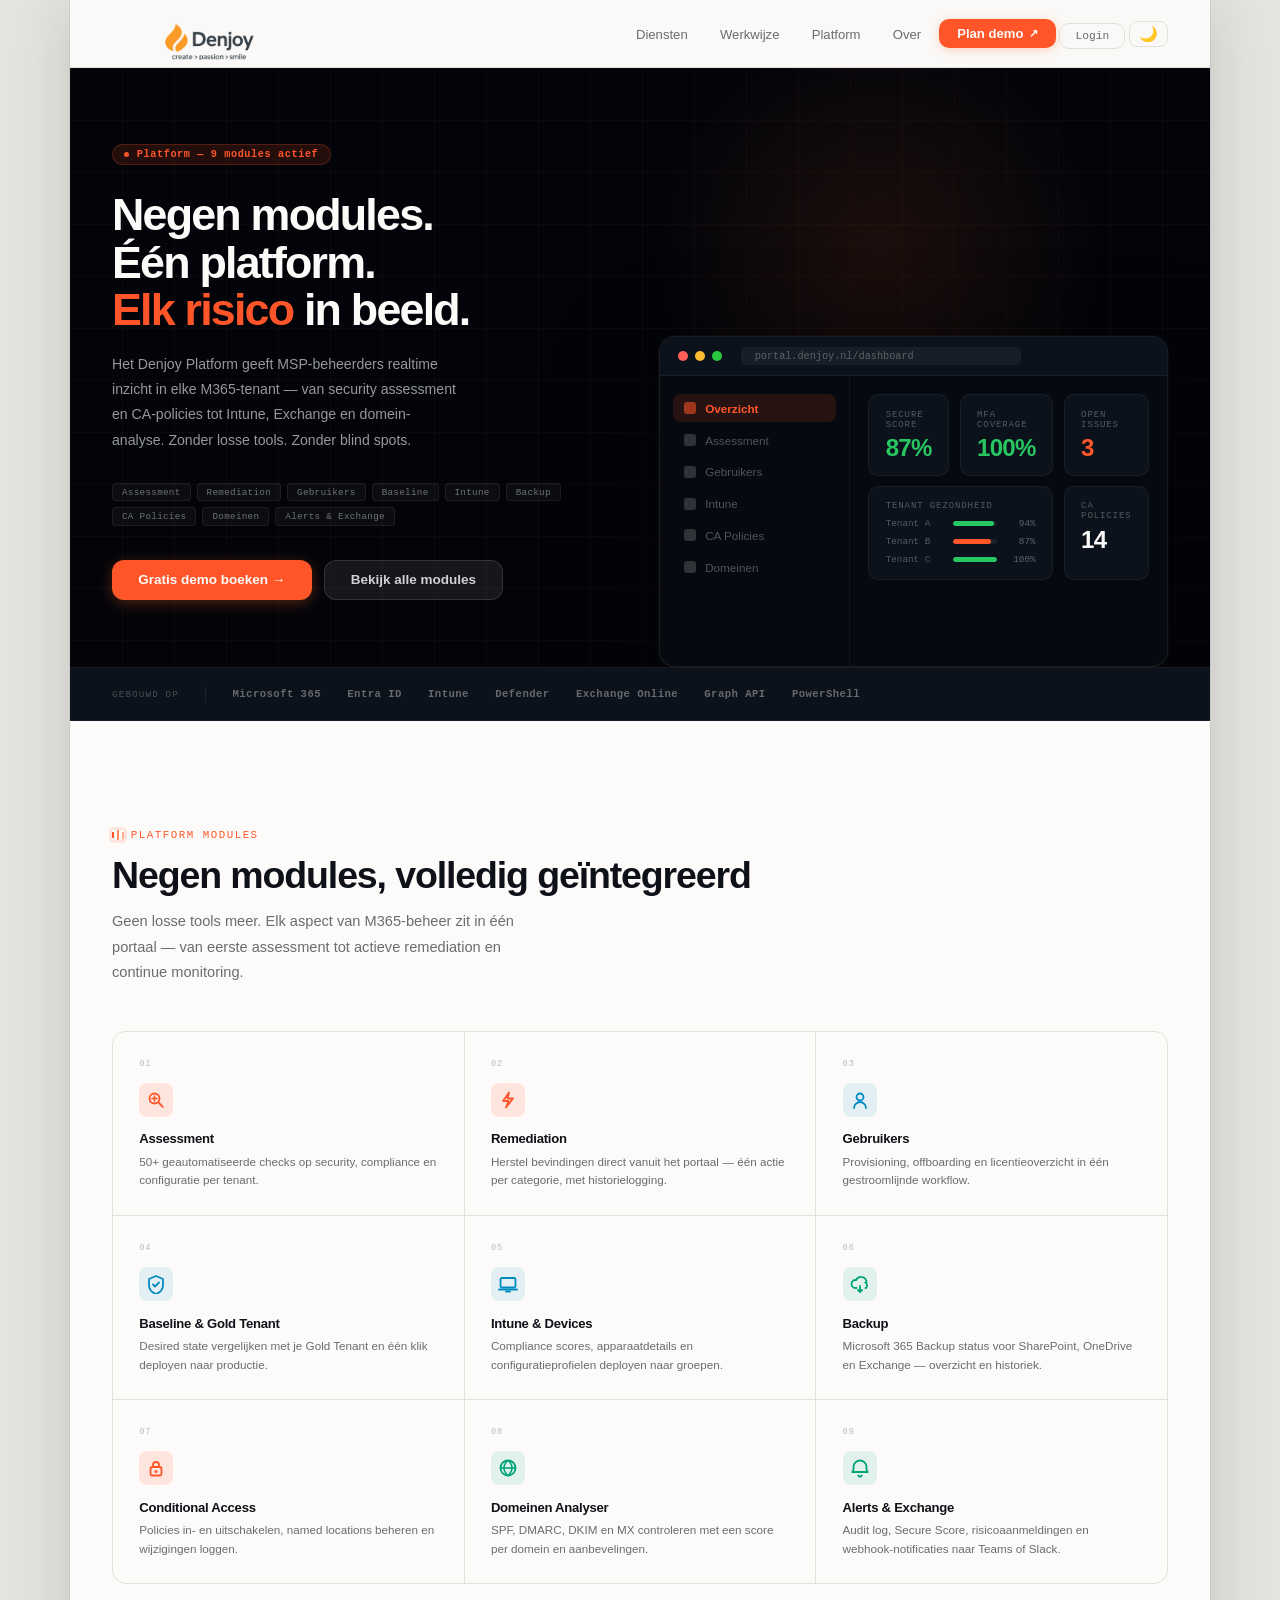
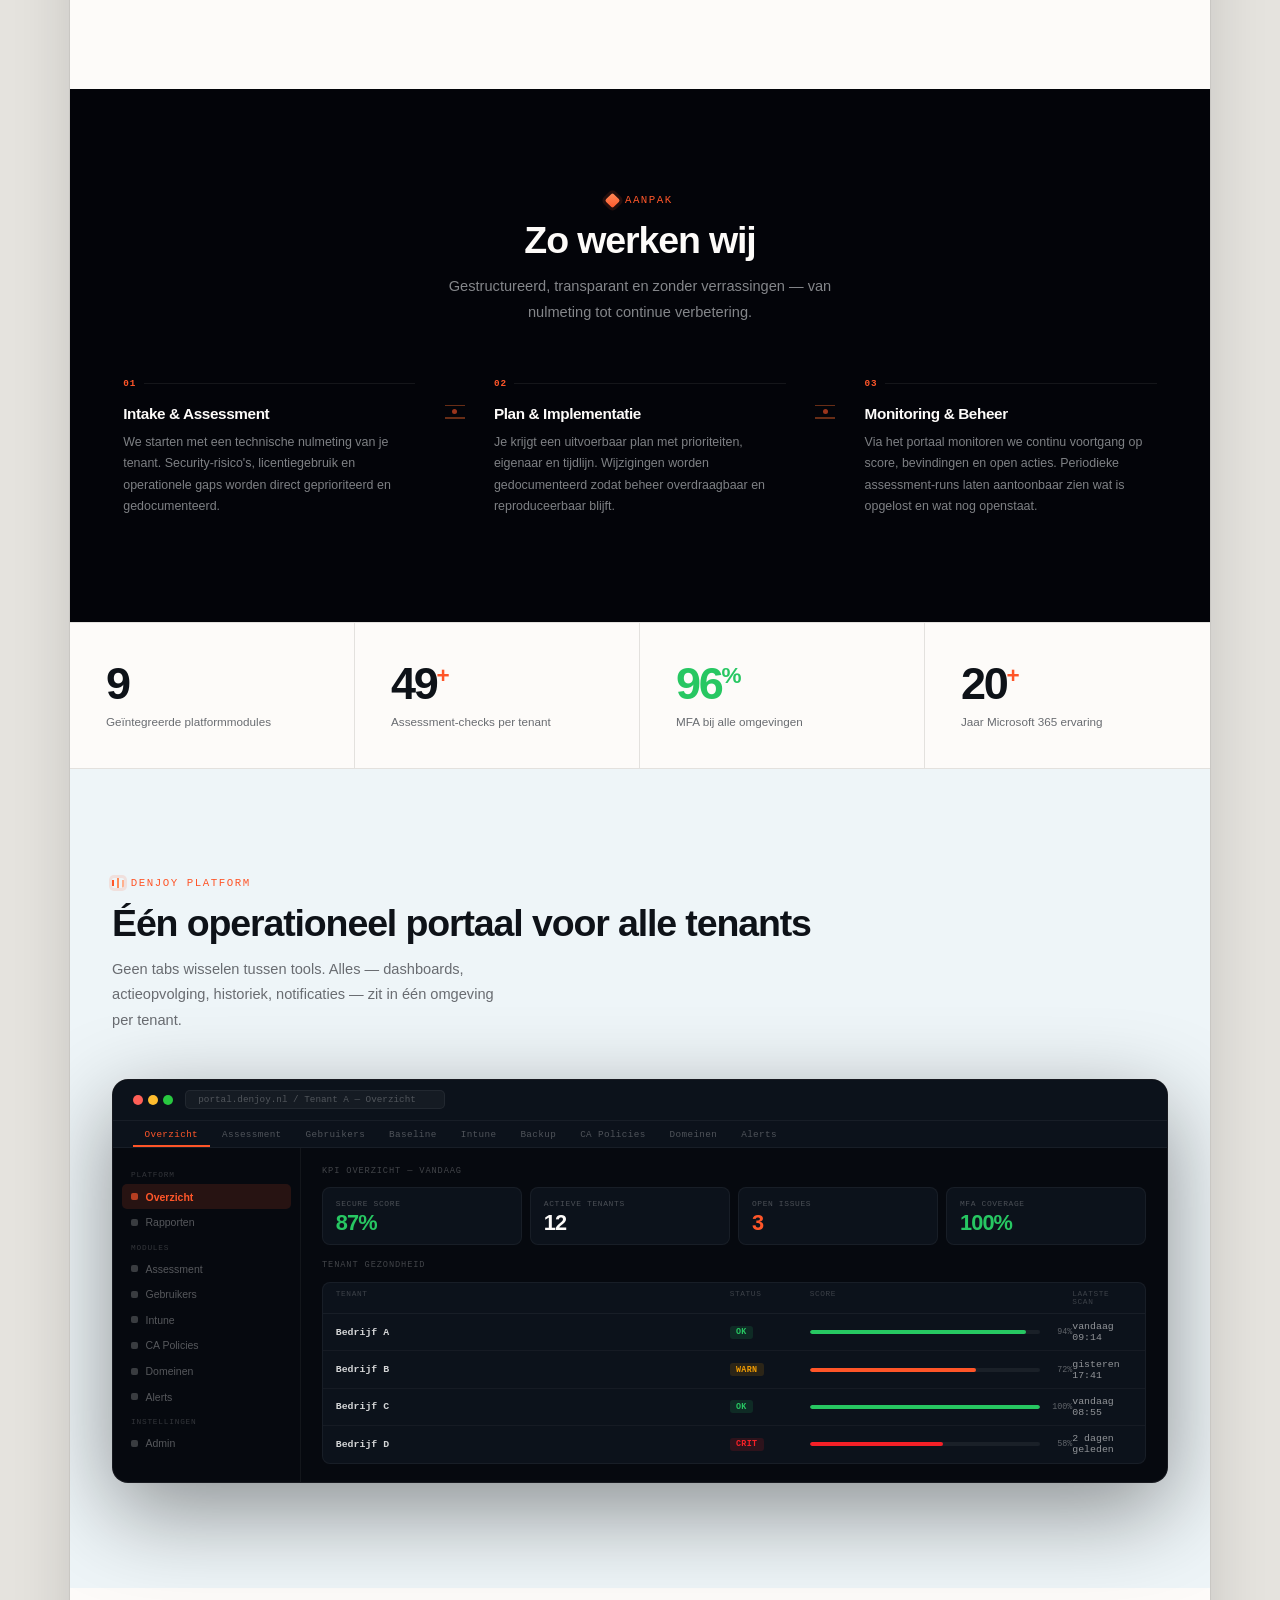
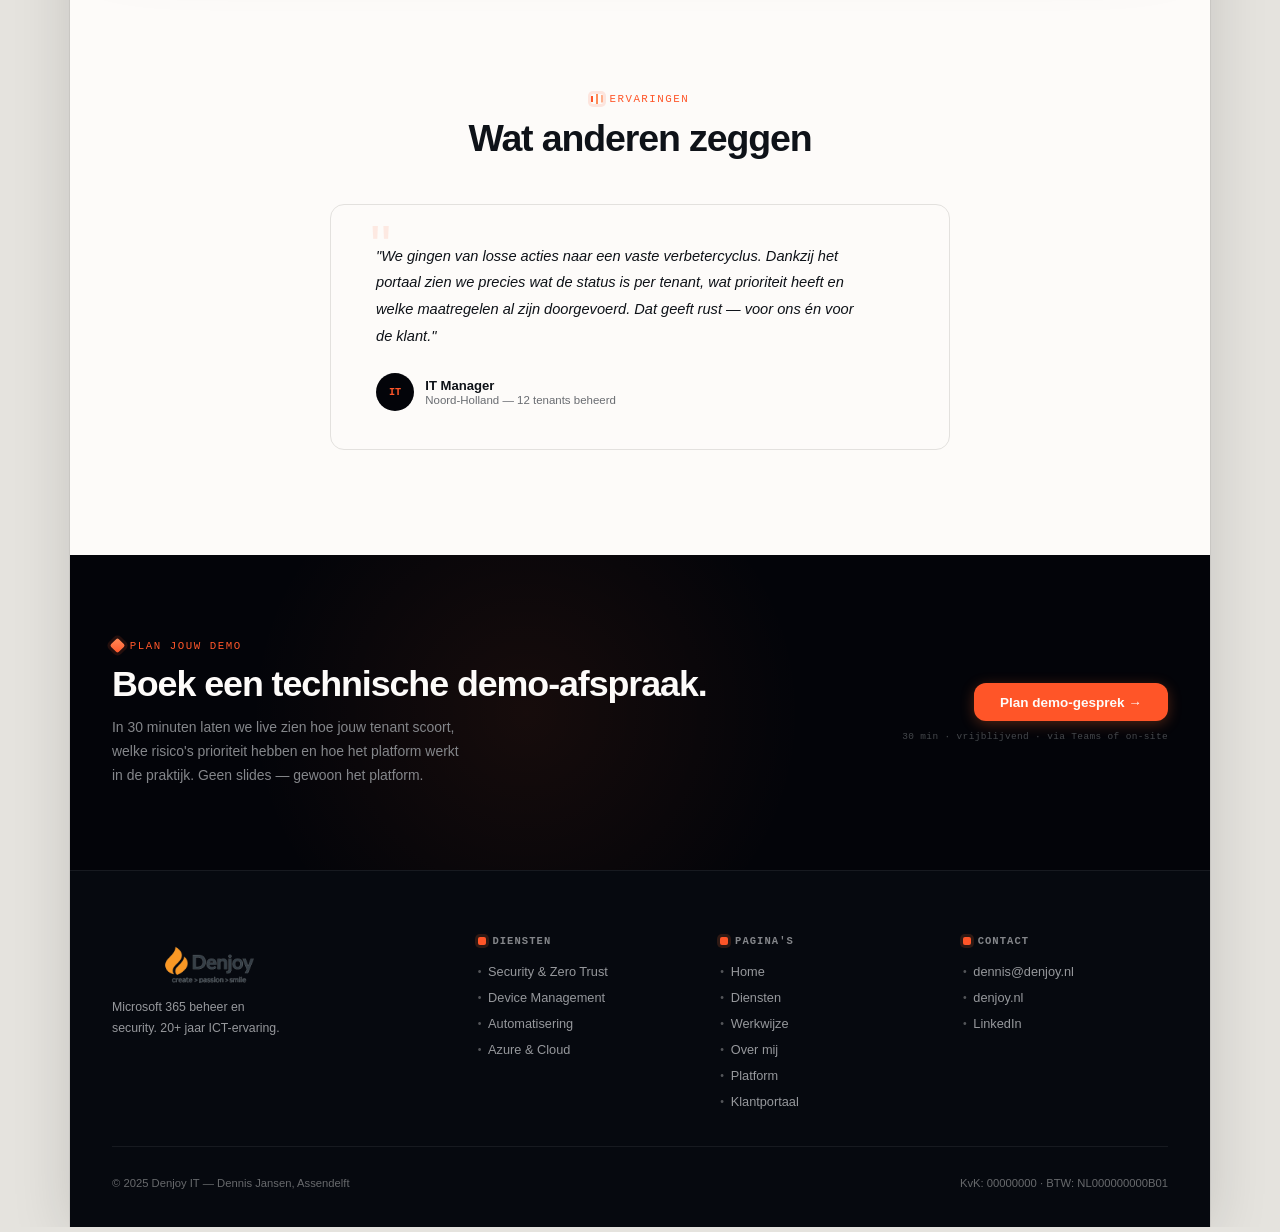
<file: frontend-site/index.html>
<!DOCTYPE html>
<html lang="nl">
<head>
<meta charset="UTF-8">
<meta name="viewport" content="width=device-width, initial-scale=1.0">
<meta http-equiv="Content-Security-Policy" content="default-src 'self'; script-src 'self'; style-src 'self' 'unsafe-inline' https://fonts.googleapis.com; font-src 'self' https://fonts.gstatic.com; connect-src 'self'; img-src 'self' data:; form-action 'self'; base-uri 'self';">
<meta name="referrer" content="strict-origin-when-cross-origin">
<title>Denjoy IT — Microsoft 365 Specialist | MSP Assessment & Beheer</title>
<meta name="description" content="Denjoy IT levert Microsoft 365 assessment, security-hardening en multi-tenant portaalbeheer. Negen geïntegreerde modules voor volledige controle over elke M365-omgeving.">
<meta name="keywords" content="Microsoft 365, MSP, assessment, security, compliance, MFA, Intune, Conditional Access, Baseline, Nederland">
<meta property="og:type" content="website">
<meta property="og:url" content="https://www.denjoy.nl/">
<meta property="og:title" content="Denjoy IT — Microsoft 365 Specialist">
<meta property="og:description" content="Negen modules. Één platform. Volledig inzicht in elke M365-tenant.">
<meta property="og:image" content="https://www.denjoy.nl/frontend-portal/images/web.svg">
<meta name="twitter:card" content="summary">
<meta name="twitter:title" content="Denjoy IT — Microsoft 365 Specialist">
<meta name="twitter:description" content="Multi-tenant M365 beheer met negen geïntegreerde modules — assessment tot Exchange.">
<link rel="canonical" href="https://www.denjoy.nl/">
<script src="js/site-theme-init.js"></script>
<link rel="stylesheet" href="style.css">
<style>
/* ── HERO ── */
.hero {
  background: var(--dark);
  padding: 5rem 2.8rem 0;
  position: relative;
  overflow: hidden;
}

.hero::before {
  content: '';
  position: absolute;
  inset: 0;
  background-image:
    linear-gradient(rgba(255,107,43,0.038) 1px, transparent 1px),
    linear-gradient(90deg, rgba(255,107,43,0.038) 1px, transparent 1px);
  background-size: 52px 52px;
  pointer-events: none;
}

.hero::after {
  content: '';
  position: absolute;
  width: 480px; height: 480px;
  background: radial-gradient(circle, rgba(255,107,43,0.10) 0%, transparent 65%);
  top: -60px; right: 8%;
  pointer-events: none;
}

.hero-layout {
  position: relative;
  z-index: 1;
  display: grid;
  grid-template-columns: 1fr 1fr;
  gap: 3.5rem;
  align-items: end;
}

.hero-left {
  padding-bottom: 4.5rem;
}

.hero-badge {
  display: inline-flex;
  align-items: center;
  gap: 0.5rem;
  background: var(--orange-dim);
  border: 1px solid var(--orange-glow);
  color: var(--orange);
  font-size: 0.68rem;
  font-weight: 600;
  padding: 0.26rem 0.75rem;
  border-radius: 100px;
  margin-bottom: 1.75rem;
  font-family: var(--mono);
  letter-spacing: 0.06em;
  animation: fadeUp 0.5s 0.1s both;
}

.hero-badge-dot {
  width: 5px; height: 5px;
  background: var(--orange);
  border-radius: 50%;
  animation: pulse 2.2s ease-in-out infinite;
}

@keyframes pulse { 0%,100%{opacity:1} 50%{opacity:0.2} }
@keyframes fadeUp { from{opacity:0;transform:translateY(14px)} to{opacity:1;transform:translateY(0)} }

.hero h1 {
  font-size: clamp(2.3rem, 3.5vw, 3.6rem);
  font-family: var(--font-display);
  font-weight: 900;
  color: var(--white);
  line-height: 1.06;
  letter-spacing: -0.04em;
  margin-bottom: 1.2rem;
  animation: fadeUp 0.5s 0.18s both;
}

.hero h1 em { font-style: normal; color: var(--orange); }

.hero-sub {
  font-size: 0.94rem;
  color: oklch(68% 0.007 260);
  line-height: 1.8;
  max-width: 44ch;
  margin-bottom: 2rem;
  overflow-wrap: break-word;
  animation: fadeUp 0.5s 0.26s both;
}

.hero-modules {
  display: flex;
  flex-wrap: wrap;
  gap: 0.4rem;
  margin-bottom: 2.25rem;
  animation: fadeUp 0.5s 0.32s both;
}

.hero-module-tag {
  font-family: var(--mono);
  font-size: 0.62rem;
  font-weight: 500;
  color: oklch(55% 0.007 260);
  background: rgba(255,255,255,0.04);
  border: 1px solid rgba(255,255,255,0.07);
  padding: 0.18rem 0.6rem;
  border-radius: 4px;
  letter-spacing: 0.03em;
  transition: color 0.16s, border-color 0.16s, background 0.16s;
}

.hero-module-tag:hover {
  color: var(--orange);
  border-color: rgba(255,107,43,0.35);
  background: var(--orange-dim);
}

.hero-actions {
  display: flex;
  gap: 0.8rem;
  flex-wrap: wrap;
  animation: fadeUp 0.5s 0.38s both;
}

.hero-right {
  animation: fadeUp 0.65s 0.48s both;
}

/* ── TRUST BAR ── */
.trust-bar {
  background: var(--dark3);
  border-top: 1px solid rgba(255,255,255,0.05);
  border-bottom: 1px solid rgba(255,255,255,0.05);
  padding: 1.2rem 2.8rem;
  display: flex;
  align-items: center;
  gap: 1.75rem;
  flex-wrap: wrap;
}

.trust-label {
  font-family: var(--mono);
  font-size: 0.62rem;
  color: oklch(42% 0.007 260);
  letter-spacing: 0.12em;
  text-transform: uppercase;
  flex-shrink: 0;
  white-space: nowrap;
}

.trust-divider {
  width: 1px; height: 16px;
  background: rgba(255,255,255,0.08);
  flex-shrink: 0;
}

.trust-items {
  display: flex;
  align-items: center;
  gap: 1.75rem;
  flex-wrap: wrap;
}

.trust-item {
  font-family: var(--mono);
  font-size: 0.71rem;
  font-weight: 600;
  color: oklch(52% 0.007 260);
  letter-spacing: 0.04em;
}

/* ── MODULES GRID ── */
.modules-grid {
  display: grid;
  grid-template-columns: repeat(3, 1fr);
  gap: 1px;
  background: var(--border-l);
  border: 1px solid var(--border-l);
  border-radius: var(--radius);
  overflow: hidden;
  margin-top: 3rem;
}

.module-cell {
  background: var(--white);
  padding: 1.8rem 1.75rem 1.65rem;
  transition: background 0.18s;
}

.module-cell:hover {
  background: oklch(98.8% 0.007 35);
}

.module-num {
  font-family: var(--mono);
  font-size: 0.58rem;
  color: var(--muted);
  letter-spacing: 0.1em;
  margin-bottom: 0.95rem;
  opacity: 0.45;
}

.mod-icon-wrap {
  width: 34px; height: 34px;
  border-radius: 8px;
  display: flex;
  align-items: center;
  justify-content: center;
  margin-bottom: 0.9rem;
  flex-shrink: 0;
}

.mod-icon-wrap.orange { background: var(--orange-dim); color: var(--orange); }
.mod-icon-wrap.steel  { background: oklch(60% 0.13 235 / 0.1); color: oklch(60% 0.13 235); }
.mod-icon-wrap.teal   { background: oklch(63% 0.15 168 / 0.1); color: oklch(63% 0.15 168); }

.module-name {
  font-size: 0.875rem;
  font-weight: 700;
  letter-spacing: -0.02em;
  color: var(--text);
  margin-bottom: 0.35rem;
  line-height: 1.3;
}

.module-desc {
  font-size: 0.78rem;
  color: var(--muted);
  line-height: 1.6;
  overflow-wrap: break-word;
}

/* Dark mode: modules */
[data-theme="dark"] .modules-grid { background: var(--border-d); border-color: var(--border-d); }
[data-theme="dark"] .module-cell { background: var(--dark3); }
[data-theme="dark"] .module-cell:hover { background: oklch(21% 0.022 260); }
[data-theme="dark"] .module-name { color: rgba(255,255,255,0.90); }
[data-theme="dark"] .module-desc { color: rgba(255,255,255,0.44); }
[data-theme="dark"] .mod-icon-wrap.steel { background: oklch(60% 0.13 235 / 0.14); }
[data-theme="dark"] .mod-icon-wrap.teal  { background: oklch(63% 0.15 168 / 0.14); }

/* ── WORKFLOW ── */
.workflow-grid {
  display: grid;
  grid-template-columns: 1fr 56px 1fr 56px 1fr;
  gap: 0;
  align-items: start;
  margin-top: 3.5rem;
}

.workflow-connector {
  display: flex;
  align-items: flex-start;
  justify-content: center;
  padding-top: 1.8rem;
}

.wf-line {
  display: flex;
  flex-direction: column;
  align-items: center;
  gap: 3px;
}

.wf-dash {
  width: 20px; height: 1.5px;
  background: rgba(255,107,43,0.4);
}

.wf-dot {
  width: 5px; height: 5px;
  border-radius: 50%;
  background: var(--orange);
  opacity: 0.6;
}

.workflow-step {
  padding: 0 0.75rem;
}

.wf-step-num {
  font-family: var(--mono);
  font-size: 0.62rem;
  font-weight: 700;
  color: var(--orange);
  letter-spacing: 0.1em;
  margin-bottom: 1rem;
  display: flex;
  align-items: center;
  gap: 0.5rem;
}

.wf-step-num::after {
  content: '';
  flex: 1;
  height: 1px;
  background: rgba(255,255,255,0.07);
}

.wf-step-title {
  font-size: 1.02rem;
  font-weight: 700;
  color: var(--white);
  letter-spacing: -0.025em;
  margin-bottom: 0.6rem;
  line-height: 1.25;
}

.wf-step-desc {
  font-size: 0.83rem;
  color: oklch(60% 0.007 260);
  line-height: 1.72;
  overflow-wrap: break-word;
}

/* ── STATS ── */
.stats-strip {
  background: var(--white);
  border-top: 1px solid var(--border-l);
  border-bottom: 1px solid var(--border-l);
}

.stats-grid {
  display: grid;
  grid-template-columns: repeat(4, 1fr);
}

.stat-block {
  padding: 2.5rem 2.4rem;
  border-right: 1px solid var(--border-l);
}

.stat-block:last-child { border-right: none; }

.stat-num {
  font-size: 3rem;
  font-family: var(--font-display);
  font-weight: 900;
  letter-spacing: -0.05em;
  color: var(--text);
  line-height: 1;
  display: block;
  margin-bottom: 0.4rem;
}

.stat-num sup { color: var(--orange); font-size: 1.5rem; vertical-align: super; }
.stat-num.positive { color: var(--green); }
.stat-num.positive sup { color: var(--green); }
.stat-label { font-size: 0.78rem; color: var(--muted); line-height: 1.45; max-width: 18ch; }

/* Dark mode: stats */
[data-theme="dark"] .stats-strip { background: var(--dark2); border-color: var(--border-d); }
[data-theme="dark"] .stat-block { border-color: var(--border-d); }
[data-theme="dark"] .stat-num { color: var(--white); }

/* ── PLATFORM SHOWCASE ── */
.platform-showcase {
  margin-top: 3rem;
  background: var(--dark2);
  border: 1px solid rgba(255,255,255,0.07);
  border-radius: 16px;
  overflow: hidden;
  box-shadow: 0 28px 90px rgba(0,0,0,0.42), 0 0 0 1px rgba(255,255,255,0.025);
}

.psh-chrome {
  background: var(--dark3);
  padding: 0.72rem 1.3rem;
  display: flex;
  align-items: center;
  gap: 0.85rem;
  border-bottom: 1px solid rgba(255,255,255,0.05);
}

.psh-dots { display: flex; gap: 5px; flex-shrink: 0; }
.psh-dot { width: 10px; height: 10px; border-radius: 50%; }
.psh-dot.r { background: #ff5f57; }
.psh-dot.y { background: #febc2e; }
.psh-dot.g { background: #28c840; }

.psh-url {
  background: rgba(255,255,255,0.04);
  border: 1px solid rgba(255,255,255,0.06);
  border-radius: 5px;
  padding: 0.2rem 0.8rem;
  font-family: var(--mono);
  font-size: 0.62rem;
  color: rgba(255,255,255,0.26);
  flex: 1;
  max-width: 260px;
}

.psh-tabs {
  background: var(--dark3);
  border-bottom: 1px solid rgba(255,255,255,0.05);
  padding: 0 1.3rem;
  display: flex;
  overflow-x: auto;
  scrollbar-width: none;
}

.psh-tabs::-webkit-scrollbar { display: none; }

.psh-tab {
  font-family: var(--mono);
  font-size: 0.62rem;
  font-weight: 500;
  color: rgba(255,255,255,0.28);
  padding: 0.5rem 0.8rem;
  white-space: nowrap;
  letter-spacing: 0.04em;
  cursor: default;
  flex-shrink: 0;
}

.psh-tab.active {
  color: var(--orange);
  box-shadow: inset 0 -2px 0 var(--orange);
}

.psh-body {
  display: grid;
  grid-template-columns: 188px 1fr;
  min-height: 300px;
}

.psh-sidebar {
  border-right: 1px solid rgba(255,255,255,0.05);
  padding: 1rem 0.6rem;
  display: flex;
  flex-direction: column;
  gap: 1px;
}

.psh-nav-group {
  font-family: var(--mono);
  font-size: 0.52rem;
  color: rgba(255,255,255,0.18);
  letter-spacing: 0.1em;
  text-transform: uppercase;
  padding: 0.55rem 0.6rem 0.25rem;
}

.psh-nav-item {
  display: flex;
  align-items: center;
  gap: 0.5rem;
  padding: 0.42rem 0.6rem;
  border-radius: 5px;
  font-size: 0.7rem;
  color: rgba(255,255,255,0.32);
  cursor: default;
  font-family: var(--font);
}

.psh-nav-item.active {
  background: var(--orange-dim);
  color: var(--orange);
  font-weight: 600;
}

.psh-nav-sq {
  width: 7px; height: 7px;
  border-radius: 2px;
  background: currentColor;
  opacity: 0.65;
  flex-shrink: 0;
}

.psh-content {
  padding: 1.2rem 1.4rem;
}

.psh-section-label {
  font-family: var(--mono);
  font-size: 0.58rem;
  color: rgba(255,255,255,0.24);
  letter-spacing: 0.1em;
  text-transform: uppercase;
  margin-bottom: 0.75rem;
}

.psh-kpi-row {
  display: grid;
  grid-template-columns: repeat(4, 1fr);
  gap: 0.55rem;
  margin-bottom: 1rem;
}

.psh-kpi {
  background: var(--dark3);
  border: 1px solid rgba(255,255,255,0.05);
  border-radius: 8px;
  padding: 0.7rem 0.85rem;
}

.psh-kpi-label {
  font-family: var(--mono);
  font-size: 0.53rem;
  color: rgba(255,255,255,0.26);
  text-transform: uppercase;
  letter-spacing: 0.08em;
  margin-bottom: 0.28rem;
}

.psh-kpi-val {
  font-size: 1.45rem;
  font-family: var(--font-display);
  font-weight: 900;
  color: var(--white);
  line-height: 1;
  letter-spacing: -0.04em;
}

.psh-kpi-val.g { color: var(--green); }
.psh-kpi-val.o { color: var(--orange); }

.psh-table {
  background: var(--dark3);
  border: 1px solid rgba(255,255,255,0.05);
  border-radius: 8px;
  overflow: hidden;
}

.psh-table-head {
  display: grid;
  grid-template-columns: 1.5fr 80px 1fr 60px;
  padding: 0.48rem 0.85rem;
  border-bottom: 1px solid rgba(255,255,255,0.05);
}

.psh-th {
  font-family: var(--mono);
  font-size: 0.52rem;
  color: rgba(255,255,255,0.2);
  letter-spacing: 0.08em;
  text-transform: uppercase;
}

.psh-table-row {
  display: grid;
  grid-template-columns: 1.5fr 80px 1fr 60px;
  padding: 0.48rem 0.85rem;
  border-bottom: 1px solid rgba(255,255,255,0.04);
  align-items: center;
}

.psh-table-row:last-child { border-bottom: none; }

.psh-td {
  font-size: 0.66rem;
  color: rgba(255,255,255,0.55);
  font-family: var(--mono);
}

.psh-td.tenant-name {
  color: rgba(255,255,255,0.82);
  font-weight: 600;
}

.psh-badge {
  display: inline-flex;
  align-items: center;
  font-size: 0.56rem;
  font-family: var(--mono);
  padding: 0.1rem 0.42rem;
  border-radius: 3px;
  font-weight: 600;
  letter-spacing: 0.04em;
}

.psh-badge.ok   { background: oklch(73% 0.19 150 / 0.14); color: var(--green); }
.psh-badge.warn { background: oklch(76% 0.18 75 / 0.14); color: var(--yellow); }
.psh-badge.crit { background: oklch(62% 0.24 27 / 0.14); color: var(--red); }

.psh-score {
  display: flex;
  align-items: center;
  gap: 0.4rem;
}

.psh-bar-track {
  flex: 1;
  height: 4px;
  background: rgba(255,255,255,0.06);
  border-radius: 2px;
  overflow: hidden;
}

.psh-bar-fill {
  height: 100%;
  border-radius: 2px;
  width: 0;
  transition: width 1.6s cubic-bezier(.4,0,.2,1);
}

.psh-bar-fill.g { background: var(--green); }
.psh-bar-fill.o { background: var(--orange); }
.psh-bar-fill.r { background: var(--red); }

.psh-pct {
  font-family: var(--mono);
  font-size: 0.56rem;
  color: rgba(255,255,255,0.35);
  width: 26px;
  text-align: right;
  flex-shrink: 0;
}

/* ── TESTIMONIAL ── */
.testi-card {
  max-width: 620px;
  margin: 3rem auto 0;
  background: var(--white);
  border: 1px solid var(--border-l);
  border-radius: var(--radius);
  padding: 2.5rem 3rem;
  position: relative;
}

.testi-quote-mark {
  font-family: var(--font-display);
  font-size: 4rem;
  color: var(--orange);
  opacity: 0.1;
  line-height: 1;
  position: absolute;
  top: 0.8rem;
  left: 2.6rem;
  pointer-events: none;
}

.testi-text {
  font-size: 0.975rem;
  line-height: 1.82;
  color: var(--text);
  position: relative;
  z-index: 1;
  margin-bottom: 1.6rem;
  font-style: italic;
  max-width: 60ch;
}

.testi-author {
  display: flex;
  align-items: center;
  gap: 0.75rem;
}

.testi-avatar {
  width: 38px; height: 38px;
  background: var(--dark);
  border-radius: 50%;
  display: flex;
  align-items: center;
  justify-content: center;
  flex-shrink: 0;
}

.testi-initials {
  font-family: var(--mono);
  font-size: 0.68rem;
  font-weight: 700;
  color: var(--orange);
}

.testi-name { font-size: 0.875rem; font-weight: 700; color: var(--text); }
.testi-role { font-size: 0.765rem; color: var(--muted); margin-top: 0.08rem; }

/* Dark mode: testimonial */
[data-theme="dark"] .testi-card { background: var(--dark3); border-color: var(--border-d); }
[data-theme="dark"] .testi-text { color: rgba(255,255,255,0.80); }
[data-theme="dark"] .testi-name { color: rgba(255,255,255,0.90); }
[data-theme="dark"] .testi-avatar { background: var(--dark4); }

/* ── CTA SECTION ── */
.cta-wrap {
  background: var(--dark);
  padding: 5.5rem 2.8rem;
  position: relative;
  overflow: hidden;
}

.cta-wrap::before {
  content: '';
  position: absolute;
  width: 600px; height: 600px;
  background: radial-gradient(circle, rgba(255,107,43,0.08) 0%, transparent 65%);
  top: 50%; left: 40%;
  transform: translate(-50%,-50%);
  pointer-events: none;
}

.cta-layout {
  position: relative;
  z-index: 1;
  display: grid;
  grid-template-columns: 1fr auto;
  align-items: center;
  gap: 4rem;
}

.cta-title {
  font-size: clamp(1.6rem, 2.8vw, 2.4rem);
  color: var(--white);
  margin-bottom: 0.75rem;
}

.cta-sub {
  color: oklch(62% 0.007 260);
  font-size: 0.93rem;
  line-height: 1.72;
  max-width: 46ch;
  overflow-wrap: break-word;
}

.cta-right {
  display: flex;
  flex-direction: column;
  gap: 0.65rem;
  align-items: flex-end;
  flex-shrink: 0;
}

.cta-meta {
  font-family: var(--mono);
  font-size: 0.63rem;
  color: oklch(40% 0.007 260);
  letter-spacing: 0.04em;
  text-align: right;
}

/* ── RESPONSIVE ── */
@media (max-width: 820px) {
  .hero { padding: 4rem 1.5rem 0; }
  .hero-layout { grid-template-columns: 1fr; gap: 2.5rem; }
  .hero-left { padding-bottom: 0; }
  .hero h1 { font-size: 2.2rem; }

  .trust-bar { padding: 1.1rem 1.5rem; }

  .modules-grid { grid-template-columns: 1fr 1fr; }

  .workflow-grid { grid-template-columns: 1fr; }
  .workflow-connector { display: none; }
  .workflow-step { padding: 0; }

  .stats-grid { grid-template-columns: 1fr 1fr; }
  .stat-block { border-right: none; border-bottom: 1px solid var(--border-l); }
  .stat-block:nth-child(odd) { border-right: 1px solid var(--border-l); }
  .stat-block:last-child { border-bottom: none; }

  .psh-body { grid-template-columns: 1fr; }
  .psh-sidebar { display: none; }
  .psh-kpi-row { grid-template-columns: 1fr 1fr; }
  .psh-table-head,
  .psh-table-row { grid-template-columns: 1.2fr 70px 1fr; }
  .psh-td:last-child,
  .psh-th:last-child { display: none; }

  .cta-layout { grid-template-columns: 1fr; gap: 2rem; }
  .cta-right { align-items: flex-start; }
  .cta-meta { text-align: left; }
}

@media (max-width: 500px) {
  .modules-grid { grid-template-columns: 1fr; }
}

@media (max-width: 820px) {
  [data-theme="dark"] .stat-block { border-color: var(--border-d); }
  [data-theme="dark"] .stat-block:nth-child(odd) { border-right-color: var(--border-d); }
}
</style>
</head>
<body>
<div class="site-wrap">
<a href="#main-content" class="skip-link">Naar hoofdinhoud</a>

<!-- NAV -->
<nav>
  <a href="index.html" class="nav-logo">
    <img src="/frontend-portal/images/web.svg" alt="Denjoy IT" class="logo-img">
  </a>
  <ul class="nav-links">
    <li><a href="diensten.html">Diensten</a></li>
    <li><a href="werkwijze.html">Werkwijze</a></li>
    <li><a href="projects.html">Platform</a></li>
    <li><a href="about.html">Over</a></li>
    <li><a href="#contact" class="nav-cta">Plan demo</a></li>
    <li><a href="login.html" class="nav-login">Login</a></li>
    <li><button id="site-theme-btn" class="nav-theme-btn" title="Thema wisselen">🌙</button></li>
  </ul>
  <button class="nav-hamburger" id="nav-hamburger" aria-label="Menu openen" aria-expanded="false">
    <span></span><span></span><span></span>
  </button>
</nav>
<div class="mobile-menu" id="mobile-menu" aria-hidden="true">
  <a href="diensten.html">Diensten</a>
  <a href="werkwijze.html">Werkwijze</a>
  <a href="projects.html">Platform</a>
  <a href="about.html">Over</a>
  <a href="#contact" class="nav-cta">Plan demo</a>
  <a href="login.html" class="nav-login">Login</a>
</div>

<!-- HERO -->
<section class="hero" id="main-content">
  <div class="hero-layout">
    <div class="hero-left">
      <div class="hero-badge">
        <div class="hero-badge-dot"></div>
        Platform — 9 modules actief
      </div>
      <h1>Negen modules.<br>Één platform.<br><em>Elk risico</em> in beeld.</h1>
      <p class="hero-sub">Het Denjoy Platform geeft MSP-beheerders realtime inzicht in elke M365-tenant — van security assessment en CA-policies tot Intune, Exchange en domein-analyse. Zonder losse tools. Zonder blind spots.</p>
      <div class="hero-modules" role="list" aria-label="Platform modules">
        <span class="hero-module-tag" role="listitem">Assessment</span>
        <span class="hero-module-tag" role="listitem">Remediation</span>
        <span class="hero-module-tag" role="listitem">Gebruikers</span>
        <span class="hero-module-tag" role="listitem">Baseline</span>
        <span class="hero-module-tag" role="listitem">Intune</span>
        <span class="hero-module-tag" role="listitem">Backup</span>
        <span class="hero-module-tag" role="listitem">CA Policies</span>
        <span class="hero-module-tag" role="listitem">Domeinen</span>
        <span class="hero-module-tag" role="listitem">Alerts & Exchange</span>
      </div>
      <div class="hero-actions">
        <a href="#contact" class="btn btn-primary">Gratis demo boeken →</a>
        <a href="#modules" class="btn btn-ghost-dark">Bekijk alle modules</a>
      </div>
    </div>

    <div class="hero-right">
      <div class="dashboard-mock">
        <div class="mock-bar">
          <div class="mdot r"></div>
          <div class="mdot y"></div>
          <div class="mdot g"></div>
          <div class="mock-url-bar">portal.denjoy.nl/dashboard</div>
        </div>
        <div class="mock-body">
          <div class="mock-sidebar">
            <div class="mock-nav-item active">
              <div class="mnav-sq"></div> Overzicht
            </div>
            <div class="mock-nav-item">
              <div class="mnav-sq"></div> Assessment
            </div>
            <div class="mock-nav-item">
              <div class="mnav-sq"></div> Gebruikers
            </div>
            <div class="mock-nav-item">
              <div class="mnav-sq"></div> Intune
            </div>
            <div class="mock-nav-item">
              <div class="mnav-sq"></div> CA Policies
            </div>
            <div class="mock-nav-item">
              <div class="mnav-sq"></div> Domeinen
            </div>
          </div>
          <div class="mock-content">
            <div class="mcard">
              <div class="mcard-label">Secure Score</div>
              <div class="mcard-val green">87%</div>
            </div>
            <div class="mcard">
              <div class="mcard-label">MFA Coverage</div>
              <div class="mcard-val green">100%</div>
            </div>
            <div class="mcard">
              <div class="mcard-label">Open Issues</div>
              <div class="mcard-val orange">3</div>
            </div>
            <div class="mcard wide">
              <div class="mcard-label">Tenant Gezondheid</div>
              <div class="mbar-row">
                <span class="mbar-label">Tenant A</span>
                <div class="mbar-track"><div class="mbar-fill green" data-w="94"></div></div>
                <span class="mbar-pct">94%</span>
              </div>
              <div class="mbar-row">
                <span class="mbar-label">Tenant B</span>
                <div class="mbar-track"><div class="mbar-fill orange" data-w="87"></div></div>
                <span class="mbar-pct">87%</span>
              </div>
              <div class="mbar-row">
                <span class="mbar-label">Tenant C</span>
                <div class="mbar-track"><div class="mbar-fill green" data-w="100"></div></div>
                <span class="mbar-pct">100%</span>
              </div>
            </div>
            <div class="mcard">
              <div class="mcard-label">CA Policies</div>
              <div class="mcard-val">14</div>
            </div>
          </div>
        </div>
      </div>
    </div>
  </div>
</section>

<!-- TRUST BAR -->
<div class="trust-bar">
  <span class="trust-label">Gebouwd op</span>
  <div class="trust-divider"></div>
  <div class="trust-items">
    <span class="trust-item">Microsoft 365</span>
    <span class="trust-item">Entra ID</span>
    <span class="trust-item">Intune</span>
    <span class="trust-item">Defender</span>
    <span class="trust-item">Exchange Online</span>
    <span class="trust-item">Graph API</span>
    <span class="trust-item">PowerShell</span>
  </div>
</div>

<!-- MODULES -->
<section class="section-white" id="modules">
  <div class="reveal">
    <div class="section-label label-analytics">Platform modules</div>
    <h2 class="section-title">Negen modules, volledig geïntegreerd</h2>
    <p class="section-sub">Geen losse tools meer. Elk aspect van M365-beheer zit in één portaal — van eerste assessment tot actieve remediation en continue monitoring.</p>
  </div>

  <div class="modules-grid">

    <div class="module-cell reveal rd1">
      <div class="module-num">01</div>
      <div class="mod-icon-wrap orange" aria-hidden="true">
        <svg width="20" height="20" viewBox="0 0 20 20" fill="none" xmlns="http://www.w3.org/2000/svg">
          <circle cx="8.5" cy="8.5" r="5" stroke="currentColor" stroke-width="1.8"/>
          <path d="m13 13 3.8 3.8" stroke="currentColor" stroke-width="1.8" stroke-linecap="round"/>
          <path d="M8.5 6v5M6 8.5h5" stroke="currentColor" stroke-width="1.5" stroke-linecap="round"/>
        </svg>
      </div>
      <div class="module-name">Assessment</div>
      <div class="module-desc">50+ geautomatiseerde checks op security, compliance en configuratie per tenant.</div>
    </div>

    <div class="module-cell reveal rd2">
      <div class="module-num">02</div>
      <div class="mod-icon-wrap orange" aria-hidden="true">
        <svg width="20" height="20" viewBox="0 0 20 20" fill="none" xmlns="http://www.w3.org/2000/svg">
          <path d="M11 2.5 5 11h5.5L8 17.5l7-9H9.5L11 2.5z" stroke="currentColor" stroke-width="1.8" stroke-linejoin="round"/>
        </svg>
      </div>
      <div class="module-name">Remediation</div>
      <div class="module-desc">Herstel bevindingen direct vanuit het portaal — één actie per categorie, met historielogging.</div>
    </div>

    <div class="module-cell reveal rd3">
      <div class="module-num">03</div>
      <div class="mod-icon-wrap steel" aria-hidden="true">
        <svg width="20" height="20" viewBox="0 0 20 20" fill="none" xmlns="http://www.w3.org/2000/svg">
          <circle cx="10" cy="7" r="3.5" stroke="currentColor" stroke-width="1.8"/>
          <path d="M4 18c0-3.3 2.7-6 6-6s6 2.7 6 6" stroke="currentColor" stroke-width="1.8" stroke-linecap="round"/>
        </svg>
      </div>
      <div class="module-name">Gebruikers</div>
      <div class="module-desc">Provisioning, offboarding en licentieoverzicht in één gestroomlijnde workflow.</div>
    </div>

    <div class="module-cell reveal rd1">
      <div class="module-num">04</div>
      <div class="mod-icon-wrap steel" aria-hidden="true">
        <svg width="20" height="20" viewBox="0 0 20 20" fill="none" xmlns="http://www.w3.org/2000/svg">
          <path d="M10 2 3 5v6c0 4 2.8 7.6 7 9 4.2-1.4 7-5 7-9V5L10 2z" stroke="currentColor" stroke-width="1.8" stroke-linejoin="round"/>
          <path d="M7 10.5l2 2 4-4" stroke="currentColor" stroke-width="1.8" stroke-linecap="round" stroke-linejoin="round"/>
        </svg>
      </div>
      <div class="module-name">Baseline & Gold Tenant</div>
      <div class="module-desc">Desired state vergelijken met je Gold Tenant en één klik deployen naar productie.</div>
    </div>

    <div class="module-cell reveal rd2">
      <div class="module-num">05</div>
      <div class="mod-icon-wrap steel" aria-hidden="true">
        <svg width="20" height="20" viewBox="0 0 20 20" fill="none" xmlns="http://www.w3.org/2000/svg">
          <rect x="2.5" y="4" width="15" height="9.5" rx="1.5" stroke="currentColor" stroke-width="1.8"/>
          <path d="M1 15.5h18" stroke="currentColor" stroke-width="1.8" stroke-linecap="round"/>
          <path d="M8 17.5h4" stroke="currentColor" stroke-width="1.8" stroke-linecap="round"/>
        </svg>
      </div>
      <div class="module-name">Intune & Devices</div>
      <div class="module-desc">Compliance scores, apparaatdetails en configuratieprofielen deployen naar groepen.</div>
    </div>

    <div class="module-cell reveal rd3">
      <div class="module-num">06</div>
      <div class="mod-icon-wrap teal" aria-hidden="true">
        <svg width="20" height="20" viewBox="0 0 20 20" fill="none" xmlns="http://www.w3.org/2000/svg">
          <path d="M6.5 14H5.5a4 4 0 1 1 0-8c.2 0 .4 0 .6.02A5.5 5.5 0 0 1 16.5 8.5c0 .17-.01.33-.03.5H16a3.5 3.5 0 0 1 0 5h-.5" stroke="currentColor" stroke-width="1.8" stroke-linecap="round"/>
          <path d="M10 12v6M8 16l2 2 2-2" stroke="currentColor" stroke-width="1.8" stroke-linecap="round" stroke-linejoin="round"/>
        </svg>
      </div>
      <div class="module-name">Backup</div>
      <div class="module-desc">Microsoft 365 Backup status voor SharePoint, OneDrive en Exchange — overzicht en historiek.</div>
    </div>

    <div class="module-cell reveal rd1">
      <div class="module-num">07</div>
      <div class="mod-icon-wrap orange" aria-hidden="true">
        <svg width="20" height="20" viewBox="0 0 20 20" fill="none" xmlns="http://www.w3.org/2000/svg">
          <rect x="4.5" y="9" width="11" height="8.5" rx="1.5" stroke="currentColor" stroke-width="1.8"/>
          <path d="M7 9V7a3 3 0 0 1 6 0v2" stroke="currentColor" stroke-width="1.8" stroke-linecap="round"/>
          <circle cx="10" cy="13.5" r="1.5" fill="currentColor"/>
        </svg>
      </div>
      <div class="module-name">Conditional Access</div>
      <div class="module-desc">Policies in- en uitschakelen, named locations beheren en wijzigingen loggen.</div>
    </div>

    <div class="module-cell reveal rd2">
      <div class="module-num">08</div>
      <div class="mod-icon-wrap teal" aria-hidden="true">
        <svg width="20" height="20" viewBox="0 0 20 20" fill="none" xmlns="http://www.w3.org/2000/svg">
          <circle cx="10" cy="10" r="7.5" stroke="currentColor" stroke-width="1.8"/>
          <path d="M2.5 10h15" stroke="currentColor" stroke-width="1.6"/>
          <path d="M10 2.5c-2.5 2-4 4.5-4 7.5s1.5 5.5 4 7.5M10 2.5c2.5 2 4 4.5 4 7.5s-1.5 5.5-4 7.5" stroke="currentColor" stroke-width="1.6"/>
        </svg>
      </div>
      <div class="module-name">Domeinen Analyser</div>
      <div class="module-desc">SPF, DMARC, DKIM en MX controleren met een score per domein en aanbevelingen.</div>
    </div>

    <div class="module-cell reveal rd3">
      <div class="module-num">09</div>
      <div class="mod-icon-wrap teal" aria-hidden="true">
        <svg width="20" height="20" viewBox="0 0 20 20" fill="none" xmlns="http://www.w3.org/2000/svg">
          <path d="M10 2.5a6.5 6.5 0 0 1 6.5 6.5v3l1.3 2H2.2L3.5 12V9A6.5 6.5 0 0 1 10 2.5z" stroke="currentColor" stroke-width="1.8" stroke-linejoin="round"/>
          <path d="M8.2 17.5a2 2 0 0 0 3.6 0" stroke="currentColor" stroke-width="1.8" stroke-linecap="round"/>
        </svg>
      </div>
      <div class="module-name">Alerts & Exchange</div>
      <div class="module-desc">Audit log, Secure Score, risicoaanmeldingen en webhook-notificaties naar Teams of Slack.</div>
    </div>

  </div>
</section>

<!-- WORKFLOW -->
<section class="section-dark" id="werkwijze">
  <div class="reveal" style="text-align:center">
    <div class="section-label label-automation" style="display:flex;justify-content:center">Aanpak</div>
    <h2 class="section-title" style="color:var(--white)">Zo werken wij</h2>
    <p class="section-sub" style="color:oklch(62% 0.007 260);margin:0 auto">Gestructureerd, transparant en zonder verrassingen — van nulmeting tot continue verbetering.</p>
  </div>

  <div class="workflow-grid">
    <div class="workflow-step reveal rd1">
      <div class="wf-step-num">01</div>
      <div class="wf-step-title">Intake & Assessment</div>
      <p class="wf-step-desc">We starten met een technische nulmeting van je tenant. Security-risico's, licentiegebruik en operationele gaps worden direct geprioriteerd en gedocumenteerd.</p>
    </div>

    <div class="workflow-connector" aria-hidden="true">
      <div class="wf-line">
        <div class="wf-dash"></div>
        <div class="wf-dot"></div>
        <div class="wf-dash"></div>
      </div>
    </div>

    <div class="workflow-step reveal rd2">
      <div class="wf-step-num">02</div>
      <div class="wf-step-title">Plan & Implementatie</div>
      <p class="wf-step-desc">Je krijgt een uitvoerbaar plan met prioriteiten, eigenaar en tijdlijn. Wijzigingen worden gedocumenteerd zodat beheer overdraagbaar en reproduceerbaar blijft.</p>
    </div>

    <div class="workflow-connector" aria-hidden="true">
      <div class="wf-line">
        <div class="wf-dash"></div>
        <div class="wf-dot"></div>
        <div class="wf-dash"></div>
      </div>
    </div>

    <div class="workflow-step reveal rd3">
      <div class="wf-step-num">03</div>
      <div class="wf-step-title">Monitoring & Beheer</div>
      <p class="wf-step-desc">Via het portaal monitoren we continu voortgang op score, bevindingen en open acties. Periodieke assessment-runs laten aantoonbaar zien wat is opgelost en wat nog openstaat.</p>
    </div>
  </div>
</section>

<!-- STATS -->
<div class="stats-strip">
  <div class="stats-grid">
    <div class="stat-block reveal">
      <span class="stat-num" data-target="9">0</span>
      <span class="stat-label">Geïntegreerde platform&shy;modules</span>
    </div>
    <div class="stat-block reveal rd1">
      <span class="stat-num" data-target="50">0<sup>+</sup></span>
      <span class="stat-label">Assessment-checks per tenant</span>
    </div>
    <div class="stat-block reveal rd2">
      <span class="stat-num positive" data-target="100">0<sup>%</sup></span>
      <span class="stat-label">MFA bij alle omgevingen</span>
    </div>
    <div class="stat-block reveal rd3">
      <span class="stat-num" data-target="20">0<sup>+</sup></span>
      <span class="stat-label">Jaar Microsoft 365 ervaring</span>
    </div>
  </div>
</div>

<!-- PLATFORM -->
<section class="section" id="platform">
  <div class="reveal">
    <div class="section-label label-analytics">Denjoy Platform</div>
    <h2 class="section-title">Één operationeel portaal voor alle tenants</h2>
    <p class="section-sub">Geen tabs wisselen tussen tools. Alles — dashboards, actieopvolging, historiek, notificaties — zit in één omgeving per tenant.</p>
  </div>

  <div class="platform-showcase reveal">
    <!-- Browser chrome -->
    <div class="psh-chrome">
      <div class="psh-dots">
        <div class="psh-dot r"></div>
        <div class="psh-dot y"></div>
        <div class="psh-dot g"></div>
      </div>
      <div class="psh-url">portal.denjoy.nl / Tenant A — Overzicht</div>
    </div>

    <!-- Tab bar -->
    <div class="psh-tabs" role="tablist" aria-label="Platform secties">
      <div class="psh-tab active" role="tab">Overzicht</div>
      <div class="psh-tab" role="tab">Assessment</div>
      <div class="psh-tab" role="tab">Gebruikers</div>
      <div class="psh-tab" role="tab">Baseline</div>
      <div class="psh-tab" role="tab">Intune</div>
      <div class="psh-tab" role="tab">Backup</div>
      <div class="psh-tab" role="tab">CA Policies</div>
      <div class="psh-tab" role="tab">Domeinen</div>
      <div class="psh-tab" role="tab">Alerts</div>
    </div>

    <!-- Body: sidebar + content -->
    <div class="psh-body">
      <div class="psh-sidebar">
        <div class="psh-nav-group">Platform</div>
        <div class="psh-nav-item active"><div class="psh-nav-sq"></div> Overzicht</div>
        <div class="psh-nav-item"><div class="psh-nav-sq"></div> Rapporten</div>
        <div class="psh-nav-group">Modules</div>
        <div class="psh-nav-item"><div class="psh-nav-sq"></div> Assessment</div>
        <div class="psh-nav-item"><div class="psh-nav-sq"></div> Gebruikers</div>
        <div class="psh-nav-item"><div class="psh-nav-sq"></div> Intune</div>
        <div class="psh-nav-item"><div class="psh-nav-sq"></div> CA Policies</div>
        <div class="psh-nav-item"><div class="psh-nav-sq"></div> Domeinen</div>
        <div class="psh-nav-item"><div class="psh-nav-sq"></div> Alerts</div>
        <div class="psh-nav-group">Instellingen</div>
        <div class="psh-nav-item"><div class="psh-nav-sq"></div> Admin</div>
      </div>

      <div class="psh-content">
        <div class="psh-section-label">KPI overzicht — vandaag</div>

        <div class="psh-kpi-row">
          <div class="psh-kpi">
            <div class="psh-kpi-label">Secure Score</div>
            <div class="psh-kpi-val g">87%</div>
          </div>
          <div class="psh-kpi">
            <div class="psh-kpi-label">Actieve tenants</div>
            <div class="psh-kpi-val">12</div>
          </div>
          <div class="psh-kpi">
            <div class="psh-kpi-label">Open issues</div>
            <div class="psh-kpi-val o">3</div>
          </div>
          <div class="psh-kpi">
            <div class="psh-kpi-label">MFA coverage</div>
            <div class="psh-kpi-val g">100%</div>
          </div>
        </div>

        <div class="psh-section-label" style="margin-top:0.2rem">Tenant gezondheid</div>

        <div class="psh-table">
          <div class="psh-table-head">
            <div class="psh-th">Tenant</div>
            <div class="psh-th">Status</div>
            <div class="psh-th">Score</div>
            <div class="psh-th">Laatste scan</div>
          </div>
          <div class="psh-table-row">
            <div class="psh-td tenant-name">Bedrijf A</div>
            <div class="psh-td"><span class="psh-badge ok">OK</span></div>
            <div class="psh-td">
              <div class="psh-score">
                <div class="psh-bar-track"><div class="psh-bar-fill g mbar-fill" data-w="94"></div></div>
                <div class="psh-pct">94%</div>
              </div>
            </div>
            <div class="psh-td">vandaag 09:14</div>
          </div>
          <div class="psh-table-row">
            <div class="psh-td tenant-name">Bedrijf B</div>
            <div class="psh-td"><span class="psh-badge warn">WARN</span></div>
            <div class="psh-td">
              <div class="psh-score">
                <div class="psh-bar-track"><div class="psh-bar-fill o mbar-fill" data-w="72"></div></div>
                <div class="psh-pct">72%</div>
              </div>
            </div>
            <div class="psh-td">gisteren 17:41</div>
          </div>
          <div class="psh-table-row">
            <div class="psh-td tenant-name">Bedrijf C</div>
            <div class="psh-td"><span class="psh-badge ok">OK</span></div>
            <div class="psh-td">
              <div class="psh-score">
                <div class="psh-bar-track"><div class="psh-bar-fill g mbar-fill" data-w="100"></div></div>
                <div class="psh-pct">100%</div>
              </div>
            </div>
            <div class="psh-td">vandaag 08:55</div>
          </div>
          <div class="psh-table-row">
            <div class="psh-td tenant-name">Bedrijf D</div>
            <div class="psh-td"><span class="psh-badge crit">CRIT</span></div>
            <div class="psh-td">
              <div class="psh-score">
                <div class="psh-bar-track"><div class="psh-bar-fill r mbar-fill" data-w="58"></div></div>
                <div class="psh-pct">58%</div>
              </div>
            </div>
            <div class="psh-td">2 dagen geleden</div>
          </div>
        </div>
      </div>
    </div>
  </div>
</section>

<!-- TESTIMONIAL -->
<section class="section-white">
  <div style="text-align:center" class="reveal">
    <div class="section-label label-analytics" style="display:flex;justify-content:center">Ervaringen</div>
    <h2 class="section-title">Wat anderen zeggen</h2>
  </div>
  <div class="testi-card reveal">
    <div class="testi-quote-mark" aria-hidden="true">"</div>
    <p class="testi-text">"We gingen van losse acties naar een vaste verbetercyclus. Dankzij het portaal zien we precies wat de status is per tenant, wat prioriteit heeft en welke maatregelen al zijn doorgevoerd. Dat geeft rust — voor ons én voor de klant."</p>
    <div class="testi-author">
      <div class="testi-avatar" aria-hidden="true">
        <span class="testi-initials">IT</span>
      </div>
      <div>
        <div class="testi-name">IT Manager</div>
        <div class="testi-role">Noord-Holland — 12 tenants beheerd</div>
      </div>
    </div>
  </div>
</section>

<!-- CTA -->
<section class="cta-wrap" id="contact">
  <div class="cta-layout reveal">
    <div class="cta-left">
      <div class="section-label label-automation">Plan jouw demo</div>
      <h2 class="section-title cta-title">Boek een technische demo-afspraak.</h2>
      <p class="section-sub cta-sub">In 30 minuten laten we live zien hoe jouw tenant scoort, welke risico's prioriteit hebben en hoe het platform werkt in de praktijk. Geen slides — gewoon het platform.</p>
    </div>
    <div class="cta-right">
      <a href="mailto:dennis@denjoy.nl?subject=Demo-aanvraag%20Denjoy%20Platform" class="btn btn-primary">Plan demo-gesprek →</a>
      <span class="cta-meta">30 min · vrijblijvend · via Teams of on-site</span>
    </div>
  </div>
</section>

<!-- FOOTER -->
<footer>
  <div class="footer-top">
    <div>
      <a href="index.html" class="nav-logo" style="margin-bottom:0.2rem">
        <img src="/frontend-portal/images/web.svg" alt="Denjoy IT" class="logo-img">
      </a>
      <p class="footer-brand-desc">Microsoft 365 beheer en security. 20+ jaar ICT-ervaring.</p>
    </div>
    <div class="footer-col">
      <h4>Diensten</h4>
      <ul>
        <li><a href="diensten.html#security">Security & Zero Trust</a></li>
        <li><a href="diensten.html#devices">Device Management</a></li>
        <li><a href="diensten.html#automatisering">Automatisering</a></li>
        <li><a href="diensten.html#azure">Azure & Cloud</a></li>
      </ul>
    </div>
    <div class="footer-col">
      <h4>Pagina's</h4>
      <ul>
        <li><a href="index.html">Home</a></li>
        <li><a href="diensten.html">Diensten</a></li>
        <li><a href="werkwijze.html">Werkwijze</a></li>
        <li><a href="about.html">Over mij</a></li>
        <li><a href="projects.html">Platform</a></li>
        <li><a href="login.html">Klantportaal</a></li>
      </ul>
    </div>
    <div class="footer-col">
      <h4>Contact</h4>
      <ul>
        <li><a href="mailto:dennis@denjoy.nl">dennis@denjoy.nl</a></li>
        <li><a href="https://denjoy.nl">denjoy.nl</a></li>
        <li><a href="https://www.linkedin.com/in/dennis-schiphorst/?locale=en" target="_blank" rel="noopener noreferrer">LinkedIn</a></li>
      </ul>
    </div>
  </div>
  <div class="footer-bottom">
    <span>© 2025 Denjoy IT — Dennis Jansen, Assendelft</span>
    <span>KvK: 00000000 · BTW: NL000000000B01</span>
  </div>
</footer>

</div><!-- /site-wrap -->

<script src="js/site-shared.js"></script>
<script src="js/page-home.js"></script>
</body>
</html>
</file>
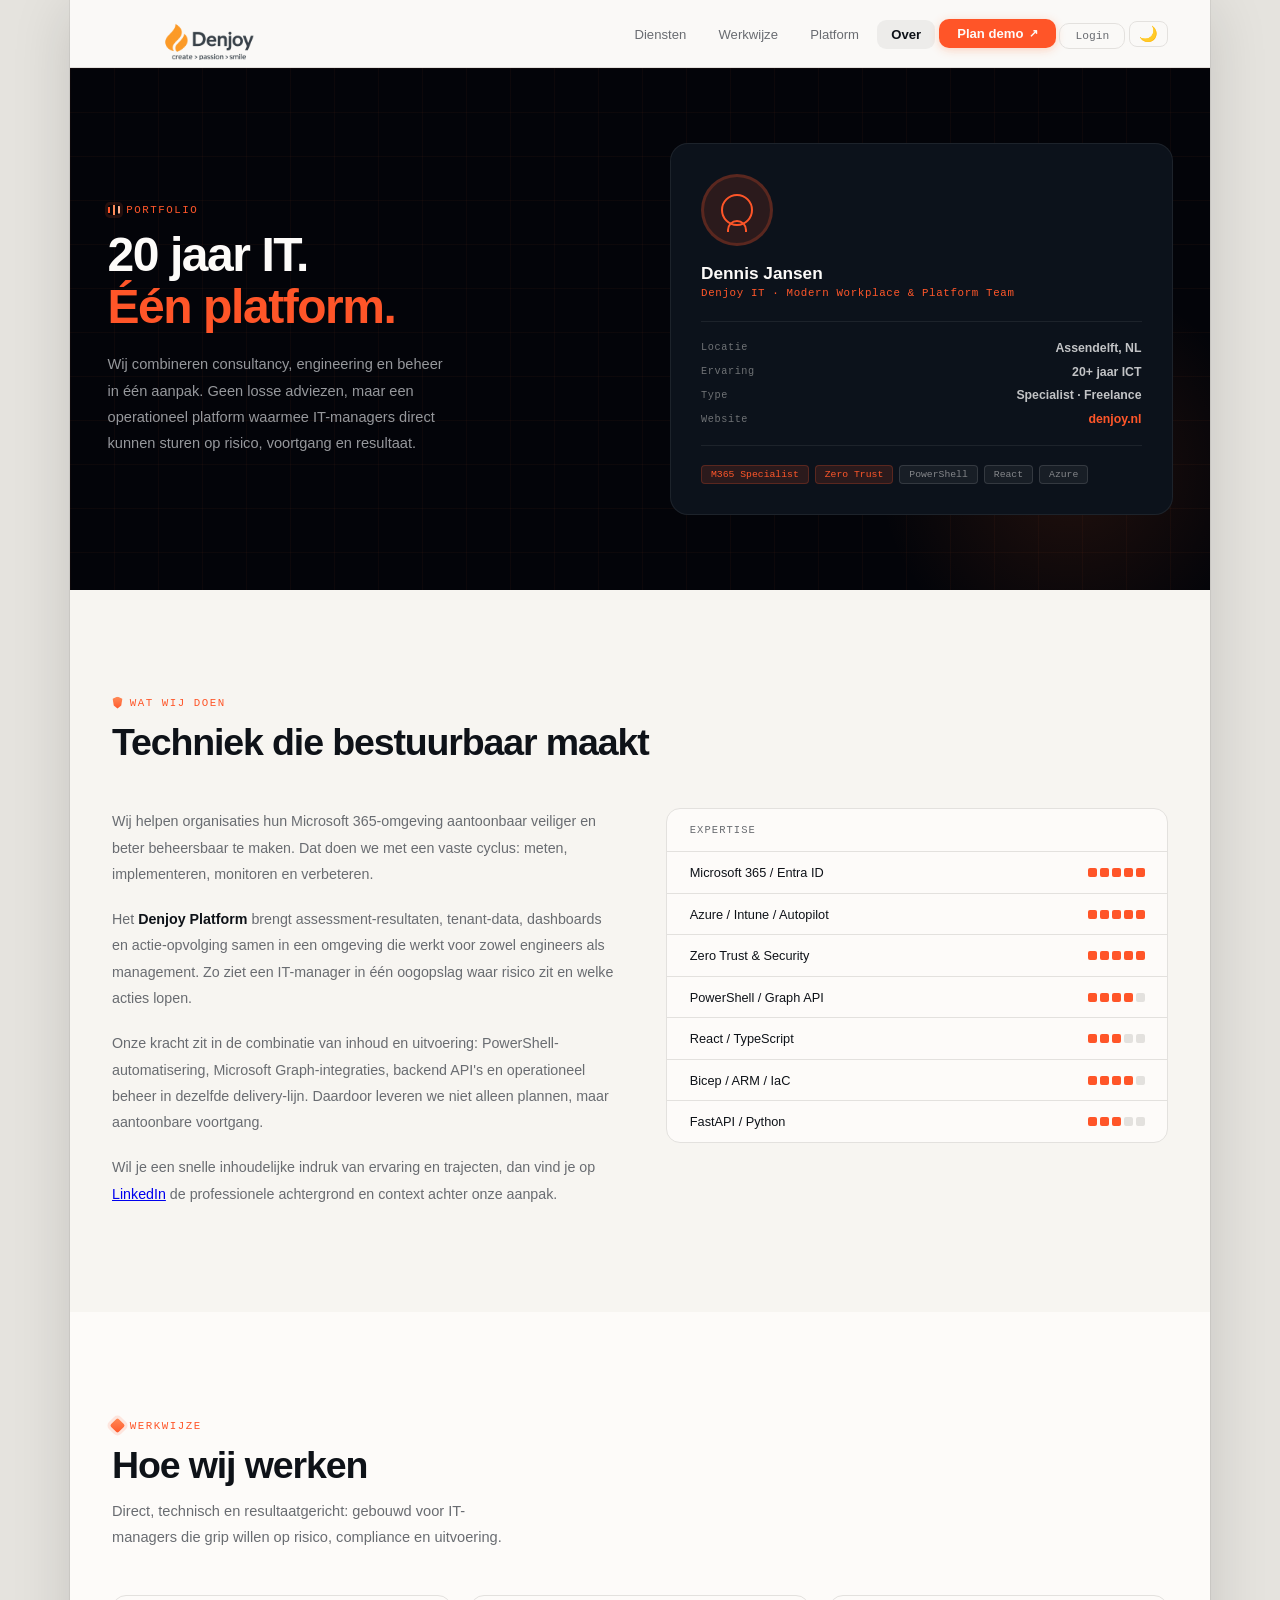
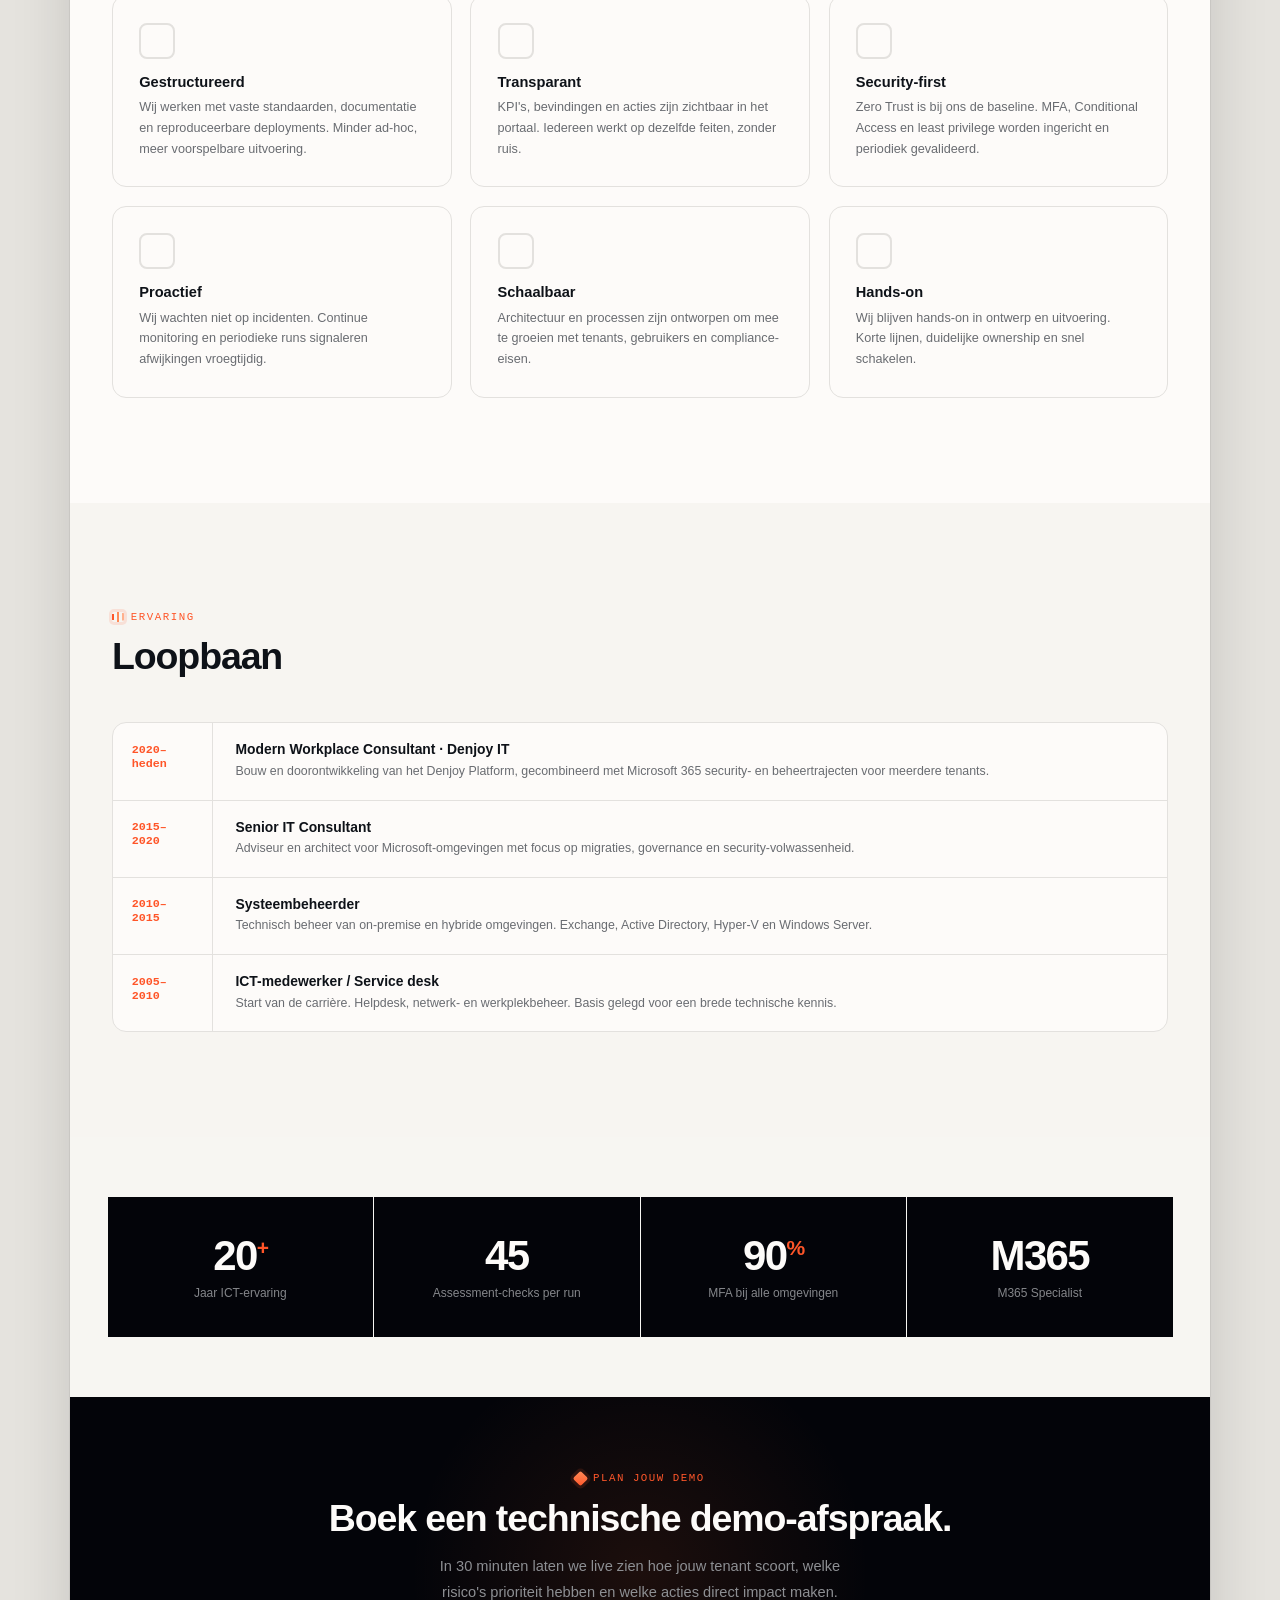
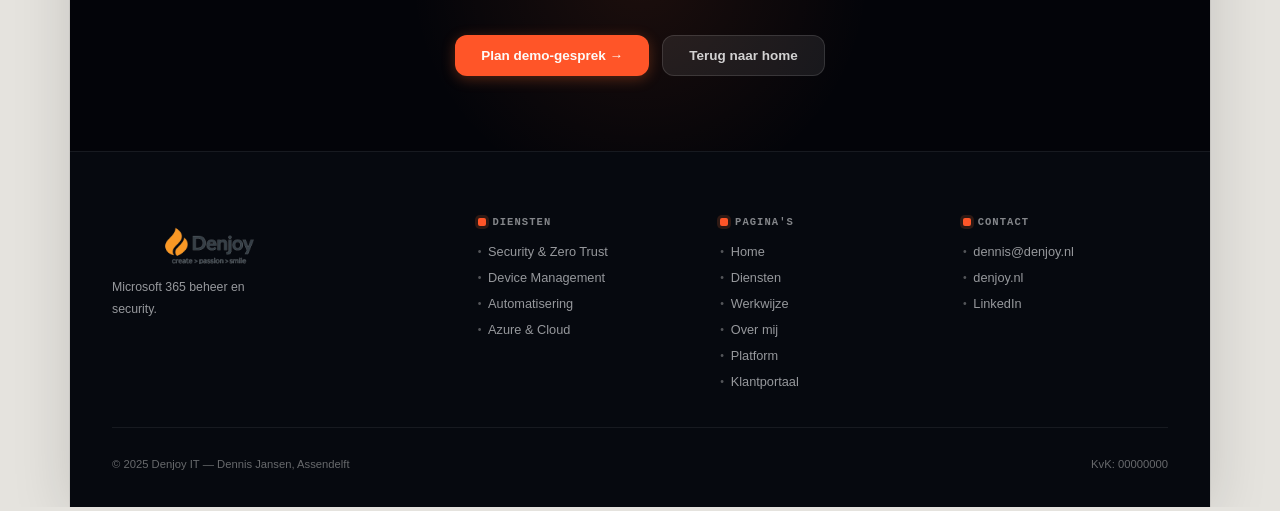
<file: frontend-site/about.html>
<!DOCTYPE html>
<html lang="nl">
<head>
<meta charset="UTF-8">
<meta name="viewport" content="width=device-width, initial-scale=1.0">
<meta http-equiv="Content-Security-Policy" content="default-src 'self'; script-src 'self'; style-src 'self' 'unsafe-inline' https://fonts.googleapis.com; font-src 'self' https://fonts.gstatic.com; connect-src 'self'; img-src 'self' data:; form-action 'self'; base-uri 'self';">
<meta name="referrer" content="strict-origin-when-cross-origin">
<title>Over Denjoy IT — Portfolio & Aanpak voor IT-managers</title>
<meta name="description" content="Ontdek hoe Denjoy IT Microsoft 365-omgevingen verbetert met assessment, security en portaalgedreven beheer. Technische uitvoering met duidelijke managementsturing.">
<meta property="og:type" content="website">
<meta property="og:url" content="https://www.denjoy.nl/about.html">
<meta property="og:title" content="Over Denjoy IT — Portfolio & Aanpak voor IT-managers">
<meta property="og:description" content="Assessment, implementatie en beheer van Microsoft 365 met focus op risico, voortgang en aantoonbaar resultaat.">
<meta name="twitter:card" content="summary">
<link rel="canonical" href="https://www.denjoy.nl/about.html">
<script src="js/site-theme-init.js"></script>
<link rel="stylesheet" href="style.css">
<style>
/* ── ABOUT HERO ── */
.about-hero {
  background: var(--dark);
  padding: 5rem 2.5rem 5rem;
  position: relative;
  overflow: hidden;
}

.about-hero::before {
  content: '';
  position: absolute;
  inset: 0;
  background-image:
    linear-gradient(rgba(255,107,43,0.04) 1px, transparent 1px),
    linear-gradient(90deg, rgba(255,107,43,0.04) 1px, transparent 1px);
  background-size: 44px 44px;
}

.about-hero::after {
  content: '';
  position: absolute;
  width: 400px; height: 400px;
  background: radial-gradient(circle, rgba(255,107,43,0.12) 0%, transparent 68%);
  bottom: -80px; right: -60px;
}

.about-hero-inner {
  position: relative;
  z-index: 1;
  display: grid;
  grid-template-columns: 1fr 1fr;
  gap: 4rem;
  align-items: center;
}

.about-hero-left .section-label { color: var(--orange); }

.about-hero-left h1 {
  font-size: clamp(2rem, 4vw, 3.2rem);
  font-family: var(--font-display);
  font-weight: 900;
  color: var(--white);
  letter-spacing: -0.03em;
  line-height: 1.08;
  margin-bottom: 1.25rem;
}

.about-hero-left h1 em { font-style: normal; color: var(--orange); }

.about-hero-left p {
  font-size: 0.975rem;
  color: oklch(68% 0.006 260);
  line-height: 1.8;
  max-width: 42ch;
  overflow-wrap: break-word;
}

/* Profile card */
.profile-card {
  background: var(--dark3);
  border: 1px solid rgba(255,255,255,0.07);
  border-radius: 18px;
  padding: 2rem;
  position: relative;
  z-index: 1;
}

.profile-avatar {
  width: 72px; height: 72px;
  border-radius: 50%;
  background: var(--orange-dim);
  border: 3px solid var(--orange-glow);
  display: flex;
  align-items: center;
  justify-content: center;
  margin-bottom: 1.1rem;
  position: relative;
}

.profile-avatar-inner {
  width: 32px; height: 32px;
  border-radius: 50%;
  border: 2px solid var(--orange);
  position: relative;
}

.profile-avatar-inner::after {
  content: '';
  position: absolute;
  bottom: -8px;
  left: 50%;
  transform: translateX(-50%);
  width: 20px; height: 12px;
  border-radius: 10px 10px 0 0;
  border: 2px solid var(--orange);
  border-bottom: none;
}

.profile-name {
  font-size: 1.15rem;
  font-weight: 700;
  color: var(--white);
  margin-bottom: 0.2rem;
}

.profile-role {
  font-family: var(--mono);
  font-size: 0.72rem;
  color: var(--orange);
  letter-spacing: 0.06em;
  margin-bottom: 1.5rem;
}

.profile-meta {
  display: flex;
  flex-direction: column;
  gap: 0.65rem;
  border-top: 1px solid rgba(255,255,255,0.07);
  padding-top: 1.25rem;
}

.profile-meta-row {
  display: flex;
  justify-content: space-between;
  align-items: center;
  font-size: 0.8rem;
}

.pmr-key {
  font-family: var(--mono);
  font-size: 0.68rem;
  color: oklch(55% 0.006 260);
  letter-spacing: 0.06em;
}

.pmr-val {
  font-weight: 600;
  color: rgba(255,255,255,0.75);
  font-size: 0.82rem;
}

.profile-badges {
  display: flex;
  flex-wrap: wrap;
  gap: 0.4rem;
  margin-top: 1.25rem;
  padding-top: 1.25rem;
  border-top: 1px solid rgba(255,255,255,0.07);
}

.pbadge {
  font-family: var(--mono);
  font-size: 0.65rem;
  padding: 0.2rem 0.6rem;
  border-radius: 4px;
  font-weight: 500;
}

.pbadge.orange { background: var(--orange-dim); color: var(--orange); border: 1px solid var(--orange-glow); }
.pbadge.muted { background: rgba(255,255,255,0.05); color: oklch(62% 0.006 260); border: 1px solid rgba(255,255,255,0.12); }

/* ── OVER MIJ TEKST ── */
.bio-grid {
  display: grid;
  grid-template-columns: 1fr 1fr;
  gap: 3.5rem;
  align-items: start;
  margin-top: 3rem;
}

.bio-text p {
  font-size: 0.95rem;
  color: var(--muted);
  line-height: 1.85;
  margin-bottom: 1.25rem;
}

.bio-text p:last-child { margin-bottom: 0; }

.bio-text strong { color: var(--text); font-weight: 600; }

/* ── SKILLS ── */
.skills-block {
  background: var(--white);
  border: 1px solid var(--border-l);
  border-radius: var(--radius);
  overflow: hidden;
}

.skills-header {
  padding: 1rem 1.5rem;
  border-bottom: 1px solid var(--border-l);
  font-family: var(--mono);
  font-size: 0.7rem;
  color: var(--muted);
  letter-spacing: 0.1em;
  text-transform: uppercase;
}

.skill-row {
  display: flex;
  align-items: center;
  justify-content: space-between;
  padding: 0.85rem 1.5rem;
  border-bottom: 1px solid var(--border-l);
  font-size: 0.85rem;
  transition: background 0.15s;
}

.skill-row:last-child { border-bottom: none; }
.skill-row:hover { background: #fafafa; }

.skill-name { font-weight: 500; color: var(--text); }

.skill-pips {
  display: flex;
  gap: 3px;
}

.pip {
  width: 9px; height: 9px;
  border-radius: 2px;
  background: var(--orange);
}

.pip.empty { background: var(--border-l); }

/* ── VALUES ── */
.values-grid {
  display: grid;
  grid-template-columns: repeat(3, 1fr);
  gap: 1.25rem;
  margin-top: 3rem;
}

.value-card {
  background: var(--white);
  border: 1px solid var(--border-l);
  border-radius: var(--radius);
  padding: 1.75rem;
  cursor: default;
  transition: border-color 0.22s, transform 0.22s;
}

.value-card:hover { border-color: var(--orange); transform: translateY(-2px); }

.value-icon {
  width: 36px; height: 36px;
  border: 2px solid var(--border-l);
  border-radius: 8px;
  margin-bottom: 1rem;
  position: relative;
  transition: border-color 0.22s;
}

.value-card:hover .value-icon { border-color: var(--orange); }

.value-title { font-size: 0.975rem; font-weight: 700; margin-bottom: 0.5rem; }

.value-desc { font-size: 0.845rem; color: var(--muted); line-height: 1.65; }

/* ── TIMELINE ── */
.timeline {
  display: flex;
  flex-direction: column;
  gap: 0;
  margin-top: 3rem;
  border: 1px solid var(--border-l);
  border-radius: var(--radius);
  overflow: hidden;
  background: var(--white);
}

.tl-item {
  display: grid;
  grid-template-columns: 100px 1fr;
  border-bottom: 1px solid var(--border-l);
  transition: background 0.15s;
}

.tl-item:last-child { border-bottom: none; }
.tl-item:hover { background: #fafafa; }

.tl-year {
  padding: 1.25rem 1.25rem;
  font-family: var(--mono);
  font-size: 0.78rem;
  font-weight: 700;
  color: var(--orange);
  border-right: 1px solid var(--border-l);
  display: flex;
  align-items: flex-start;
  padding-top: 1.3rem;
}

.tl-body { padding: 1.2rem 1.5rem; }

.tl-title {
  font-size: 0.925rem;
  font-weight: 700;
  margin-bottom: 0.3rem;
}

.tl-desc {
  font-size: 0.825rem;
  color: var(--muted);
  line-height: 1.6;
}

/* ── STATS ── */
.about-stats {
  background: var(--dark);
  padding: 4rem 2.5rem;
  display: grid;
  grid-template-columns: repeat(4, 1fr);
  gap: 1px;
  background-color: rgba(255,255,255,0.05);
}

.about-stat {
  background: var(--dark);
  padding: 2.5rem 2rem;
  text-align: center;
}

.about-stat-num {
  font-size: 2.8rem;
  font-family: var(--font-display);
  font-weight: 900;
  letter-spacing: -0.04em;
  color: var(--white);
  display: block;
  line-height: 1;
  margin-bottom: 0.4rem;
}

.about-stat-num sup { color: var(--orange); font-size: 1.4rem; }
.about-stat-label { font-size: 0.8rem; color: oklch(62% 0.006 260); }

/* CTA inline */
.about-cta {
  background: var(--dark);
  padding: 5rem 2.5rem;
  text-align: center;
  position: relative;
  overflow: hidden;
}

.about-cta::before {
  content: '';
  position: absolute;
  width: 500px; height: 500px;
  background: radial-gradient(circle, rgba(255,107,43,0.1) 0%, transparent 65%);
  top: 50%; left: 50%;
  transform: translate(-50%,-50%);
}

.about-cta-inner { position: relative; z-index: 1; }

@media (max-width: 820px) {
  .about-hero-inner { grid-template-columns: 1fr; }
  .bio-grid { grid-template-columns: 1fr; }
  .values-grid { grid-template-columns: 1fr 1fr; }
  .about-stats { grid-template-columns: 1fr 1fr; }
}
</style>
</head>
<body>
<div class="site-wrap">

<!-- NAV -->
<nav>
  <a href="index.html" class="nav-logo">
    <img src="/frontend-portal/images/web.svg" alt="Denjoy IT" class="logo-img">
  </a>
  <ul class="nav-links">
    <li><a href="diensten.html">Diensten</a></li>
    <li><a href="werkwijze.html">Werkwijze</a></li>
    <li><a href="projects.html">Platform</a></li>
    <li><a href="about.html" class="active">Over</a></li>
    <li><a href="index.html#contact" class="nav-cta">Plan demo</a></li>
    <li><a href="login.html" class="nav-login">Login</a></li>
    <li><button id="site-theme-btn" class="nav-theme-btn" title="Thema wisselen">🌙</button></li>
  </ul>
  <button class="nav-hamburger" id="nav-hamburger" aria-label="Menu openen" aria-expanded="false">
    <span></span><span></span><span></span>
  </button>
</nav>
<div class="mobile-menu" id="mobile-menu" aria-hidden="true">
  <a href="diensten.html">Diensten</a>
  <a href="werkwijze.html">Werkwijze</a>
  <a href="projects.html">Platform</a>
  <a href="about.html" class="active">Over</a>
  <a href="index.html#contact" class="nav-cta">Plan demo</a>
  <a href="login.html" class="nav-login">Login</a>
</div>

<!-- ABOUT HERO -->
<section class="about-hero" id="main-content">
  <div class="about-hero-inner">
    <div class="about-hero-left reveal">
      <div class="section-label label-analytics">Portfolio</div>
      <h1>20 jaar IT.<br><em>Één platform.</em></h1>
      <p>Wij combineren consultancy, engineering en beheer in één aanpak. Geen losse adviezen, maar een operationeel platform waarmee IT-managers direct kunnen sturen op risico, voortgang en resultaat.</p>
    </div>
    <div class="profile-card reveal rd2">
      <div class="profile-avatar">
        <div class="profile-avatar-inner"></div>
      </div>
      <div class="profile-name">Dennis Jansen</div>
      <div class="profile-role">Denjoy IT · Modern Workplace & Platform Team</div>
      <div class="profile-meta">
        <div class="profile-meta-row">
          <span class="pmr-key">Locatie</span>
          <span class="pmr-val">Assendelft, NL</span>
        </div>
        <div class="profile-meta-row">
          <span class="pmr-key">Ervaring</span>
          <span class="pmr-val">20+ jaar ICT</span>
        </div>
        <div class="profile-meta-row">
          <span class="pmr-key">Type</span>
          <span class="pmr-val">Specialist · Freelance</span>
        </div>
        <div class="profile-meta-row">
          <span class="pmr-key">Website</span>
          <span class="pmr-val" style="color:var(--orange)">denjoy.nl</span>
        </div>
      </div>
      <div class="profile-badges">
        <span class="pbadge orange">M365 Specialist</span>
        <span class="pbadge orange">Zero Trust</span>
        <span class="pbadge muted">PowerShell</span>
        <span class="pbadge muted">React</span>
        <span class="pbadge muted">Azure</span>
      </div>
    </div>
  </div>
</section>

<!-- BIO + SKILLS -->
<section class="section">
  <div class="reveal">
    <div class="section-label label-security">Wat wij doen</div>
    <h2 class="section-title">Techniek die bestuurbaar maakt</h2>
  </div>
  <div class="bio-grid">
    <div class="bio-text reveal rd1">
      <p>Wij helpen organisaties hun Microsoft 365-omgeving aantoonbaar veiliger en beter beheersbaar te maken. Dat doen we met een vaste cyclus: meten, implementeren, monitoren en verbeteren.</p>
      <p>Het <strong>Denjoy Platform</strong> brengt assessment-resultaten, tenant-data, dashboards en actie-opvolging samen in een omgeving die werkt voor zowel engineers als management. Zo ziet een IT-manager in één oogopslag waar risico zit en welke acties lopen.</p>
      <p>Onze kracht zit in de combinatie van inhoud en uitvoering: PowerShell-automatisering, Microsoft Graph-integraties, backend API's en operationeel beheer in dezelfde delivery-lijn. Daardoor leveren we niet alleen plannen, maar aantoonbare voortgang.</p>
      <p>Wil je een snelle inhoudelijke indruk van ervaring en trajecten, dan vind je op <a href="https://www.linkedin.com/in/dennis-schiphorst/?locale=en" target="_blank" rel="noopener noreferrer">LinkedIn</a> de professionele achtergrond en context achter onze aanpak.</p>
    </div>
    <div class="skills-block reveal rd2">
      <div class="skills-header">Expertise</div>
      <div class="skill-row">
        <span class="skill-name">Microsoft 365 / Entra ID</span>
        <div class="skill-pips">
          <div class="pip"></div><div class="pip"></div><div class="pip"></div><div class="pip"></div><div class="pip"></div>
        </div>
      </div>
      <div class="skill-row">
        <span class="skill-name">Azure / Intune / Autopilot</span>
        <div class="skill-pips">
          <div class="pip"></div><div class="pip"></div><div class="pip"></div><div class="pip"></div><div class="pip"></div>
        </div>
      </div>
      <div class="skill-row">
        <span class="skill-name">Zero Trust & Security</span>
        <div class="skill-pips">
          <div class="pip"></div><div class="pip"></div><div class="pip"></div><div class="pip"></div><div class="pip"></div>
        </div>
      </div>
      <div class="skill-row">
        <span class="skill-name">PowerShell / Graph API</span>
        <div class="skill-pips">
          <div class="pip"></div><div class="pip"></div><div class="pip"></div><div class="pip"></div><div class="pip empty"></div>
        </div>
      </div>
      <div class="skill-row">
        <span class="skill-name">React / TypeScript</span>
        <div class="skill-pips">
          <div class="pip"></div><div class="pip"></div><div class="pip"></div><div class="pip empty"></div><div class="pip empty"></div>
        </div>
      </div>
      <div class="skill-row">
        <span class="skill-name">Bicep / ARM / IaC</span>
        <div class="skill-pips">
          <div class="pip"></div><div class="pip"></div><div class="pip"></div><div class="pip"></div><div class="pip empty"></div>
        </div>
      </div>
      <div class="skill-row">
        <span class="skill-name">FastAPI / Python</span>
        <div class="skill-pips">
          <div class="pip"></div><div class="pip"></div><div class="pip"></div><div class="pip empty"></div><div class="pip empty"></div>
        </div>
      </div>
    </div>
  </div>
</section>

<!-- VALUES -->
<section class="section-white">
  <div class="reveal">
    <div class="section-label label-automation">Werkwijze</div>
    <h2 class="section-title">Hoe wij werken</h2>
    <p class="section-sub">Direct, technisch en resultaatgericht: gebouwd voor IT-managers die grip willen op risico, compliance en uitvoering.</p>
  </div>
  <div class="values-grid">
    <div class="value-card reveal rd1">
      <div class="value-icon"></div>
      <div class="value-title">Gestructureerd</div>
      <p class="value-desc">Wij werken met vaste standaarden, documentatie en reproduceerbare deployments. Minder ad-hoc, meer voorspelbare uitvoering.</p>
    </div>
    <div class="value-card reveal rd2">
      <div class="value-icon"></div>
      <div class="value-title">Transparant</div>
      <p class="value-desc">KPI's, bevindingen en acties zijn zichtbaar in het portaal. Iedereen werkt op dezelfde feiten, zonder ruis.</p>
    </div>
    <div class="value-card reveal rd3">
      <div class="value-icon"></div>
      <div class="value-title">Security-first</div>
      <p class="value-desc">Zero Trust is bij ons de baseline. MFA, Conditional Access en least privilege worden ingericht en periodiek gevalideerd.</p>
    </div>
    <div class="value-card reveal rd1">
      <div class="value-icon"></div>
      <div class="value-title">Proactief</div>
      <p class="value-desc">Wij wachten niet op incidenten. Continue monitoring en periodieke runs signaleren afwijkingen vroegtijdig.</p>
    </div>
    <div class="value-card reveal rd2">
      <div class="value-icon"></div>
      <div class="value-title">Schaalbaar</div>
      <p class="value-desc">Architectuur en processen zijn ontworpen om mee te groeien met tenants, gebruikers en compliance-eisen.</p>
    </div>
    <div class="value-card reveal rd3">
      <div class="value-icon"></div>
      <div class="value-title">Hands-on</div>
      <p class="value-desc">Wij blijven hands-on in ontwerp en uitvoering. Korte lijnen, duidelijke ownership en snel schakelen.</p>
    </div>
  </div>
</section>

<!-- TIMELINE -->
<section class="section">
  <div class="reveal">
    <div class="section-label label-analytics">Ervaring</div>
    <h2 class="section-title">Loopbaan</h2>
  </div>
  <div class="timeline reveal">
    <div class="tl-item">
      <span class="tl-year">2020–heden</span>
      <div class="tl-body">
        <div class="tl-title">Modern Workplace Consultant · Denjoy IT</div>
        <p class="tl-desc">Bouw en doorontwikkeling van het Denjoy Platform, gecombineerd met Microsoft 365 security- en beheertrajecten voor meerdere tenants.</p>
      </div>
    </div>
    <div class="tl-item">
      <span class="tl-year">2015–2020</span>
      <div class="tl-body">
        <div class="tl-title">Senior IT Consultant</div>
        <p class="tl-desc">Adviseur en architect voor Microsoft-omgevingen met focus op migraties, governance en security-volwassenheid.</p>
      </div>
    </div>
    <div class="tl-item">
      <span class="tl-year">2010–2015</span>
      <div class="tl-body">
        <div class="tl-title">Systeembeheerder</div>
        <p class="tl-desc">Technisch beheer van on-premise en hybride omgevingen. Exchange, Active Directory, Hyper-V en Windows Server.</p>
      </div>
    </div>
    <div class="tl-item">
      <span class="tl-year">2005–2010</span>
      <div class="tl-body">
        <div class="tl-title">ICT-medewerker / Service desk</div>
        <p class="tl-desc">Start van de carrière. Helpdesk, netwerk- en werkplekbeheer. Basis gelegd voor een brede technische kennis.</p>
      </div>
    </div>
  </div>
</section>

<!-- STATS -->
<div class="about-stats">
  <div class="about-stat reveal">
    <span class="about-stat-num" data-target="20">0<sup>+</sup></span>
    <span class="about-stat-label">Jaar ICT-ervaring</span>
  </div>
  <div class="about-stat reveal rd1">
    <span class="about-stat-num" data-target="50">0</span>
    <span class="about-stat-label">Assessment-checks per run</span>
  </div>
  <div class="about-stat reveal rd2">
    <span class="about-stat-num" data-target="100">0<sup>%</sup></span>
    <span class="about-stat-label">MFA bij alle omgevingen</span>
  </div>
  <div class="about-stat reveal rd3">
    <span class="about-stat-num">M365</span>
    <span class="about-stat-label">M365 Specialist</span>
  </div>
</div>

<!-- CTA -->
<section class="about-cta">
  <div class="about-cta-inner reveal">
    <div class="section-label label-automation" style="display:flex;justify-content:center">Plan jouw demo</div>
    <h2 class="section-title" style="color:var(--white);margin-bottom:1rem">Boek een technische demo-afspraak.</h2>
    <p class="section-sub" style="color:oklch(65% 0.006 260);margin:0 auto 2rem">In 30 minuten laten we live zien hoe jouw tenant scoort, welke risico's prioriteit hebben en welke acties direct impact maken.</p>
    <div style="display:flex;gap:0.85rem;justify-content:center;flex-wrap:wrap">
      <a href="mailto:dennis@denjoy.nl?subject=Demo-aanvraag%20Denjoy%20Platform" class="btn btn-primary">Plan demo-gesprek →</a>
      <a href="index.html" class="btn btn-ghost-dark">Terug naar home</a>
    </div>
  </div>
</section>

<!-- FOOTER -->
<footer>
  <div class="footer-top">
    <div>
      <a href="index.html" class="nav-logo">
        <img src="/frontend-portal/images/web.svg" alt="Denjoy IT" class="logo-img">
      </a>
      <p class="footer-brand-desc">Microsoft 365 beheer en security.</p>
    </div>
    <div class="footer-col">
      <h4>Diensten</h4>
      <ul>
        <li><a href="diensten.html#security">Security & Zero Trust</a></li>
        <li><a href="diensten.html#devices">Device Management</a></li>
        <li><a href="diensten.html#automatisering">Automatisering</a></li>
        <li><a href="diensten.html#azure">Azure & Cloud</a></li>
      </ul>
    </div>
    <div class="footer-col">
      <h4>Pagina's</h4>
      <ul>
        <li><a href="index.html">Home</a></li>
        <li><a href="diensten.html">Diensten</a></li>
        <li><a href="werkwijze.html">Werkwijze</a></li>
        <li><a href="about.html">Over mij</a></li>
        <li><a href="projects.html">Platform</a></li>
        <li><a href="login.html">Klantportaal</a></li>
      </ul>
    </div>
    <div class="footer-col">
      <h4>Contact</h4>
      <ul>
        <li><a href="mailto:dennis@denjoy.nl">dennis@denjoy.nl</a></li>
        <li><a href="https://denjoy.nl">denjoy.nl</a></li>
        <li><a href="https://www.linkedin.com/in/dennis-schiphorst/?locale=en" target="_blank" rel="noopener noreferrer">LinkedIn</a></li>
      </ul>
    </div>
  </div>
  <div class="footer-bottom">
    <span>© 2025 Denjoy IT — Dennis Jansen, Assendelft</span>
    <span>KvK: 00000000</span>
  </div>
</footer>

</div>
<script src="js/site-shared.js"></script>
<script src="js/page-about.js"></script>
</body>
</html>
</file>
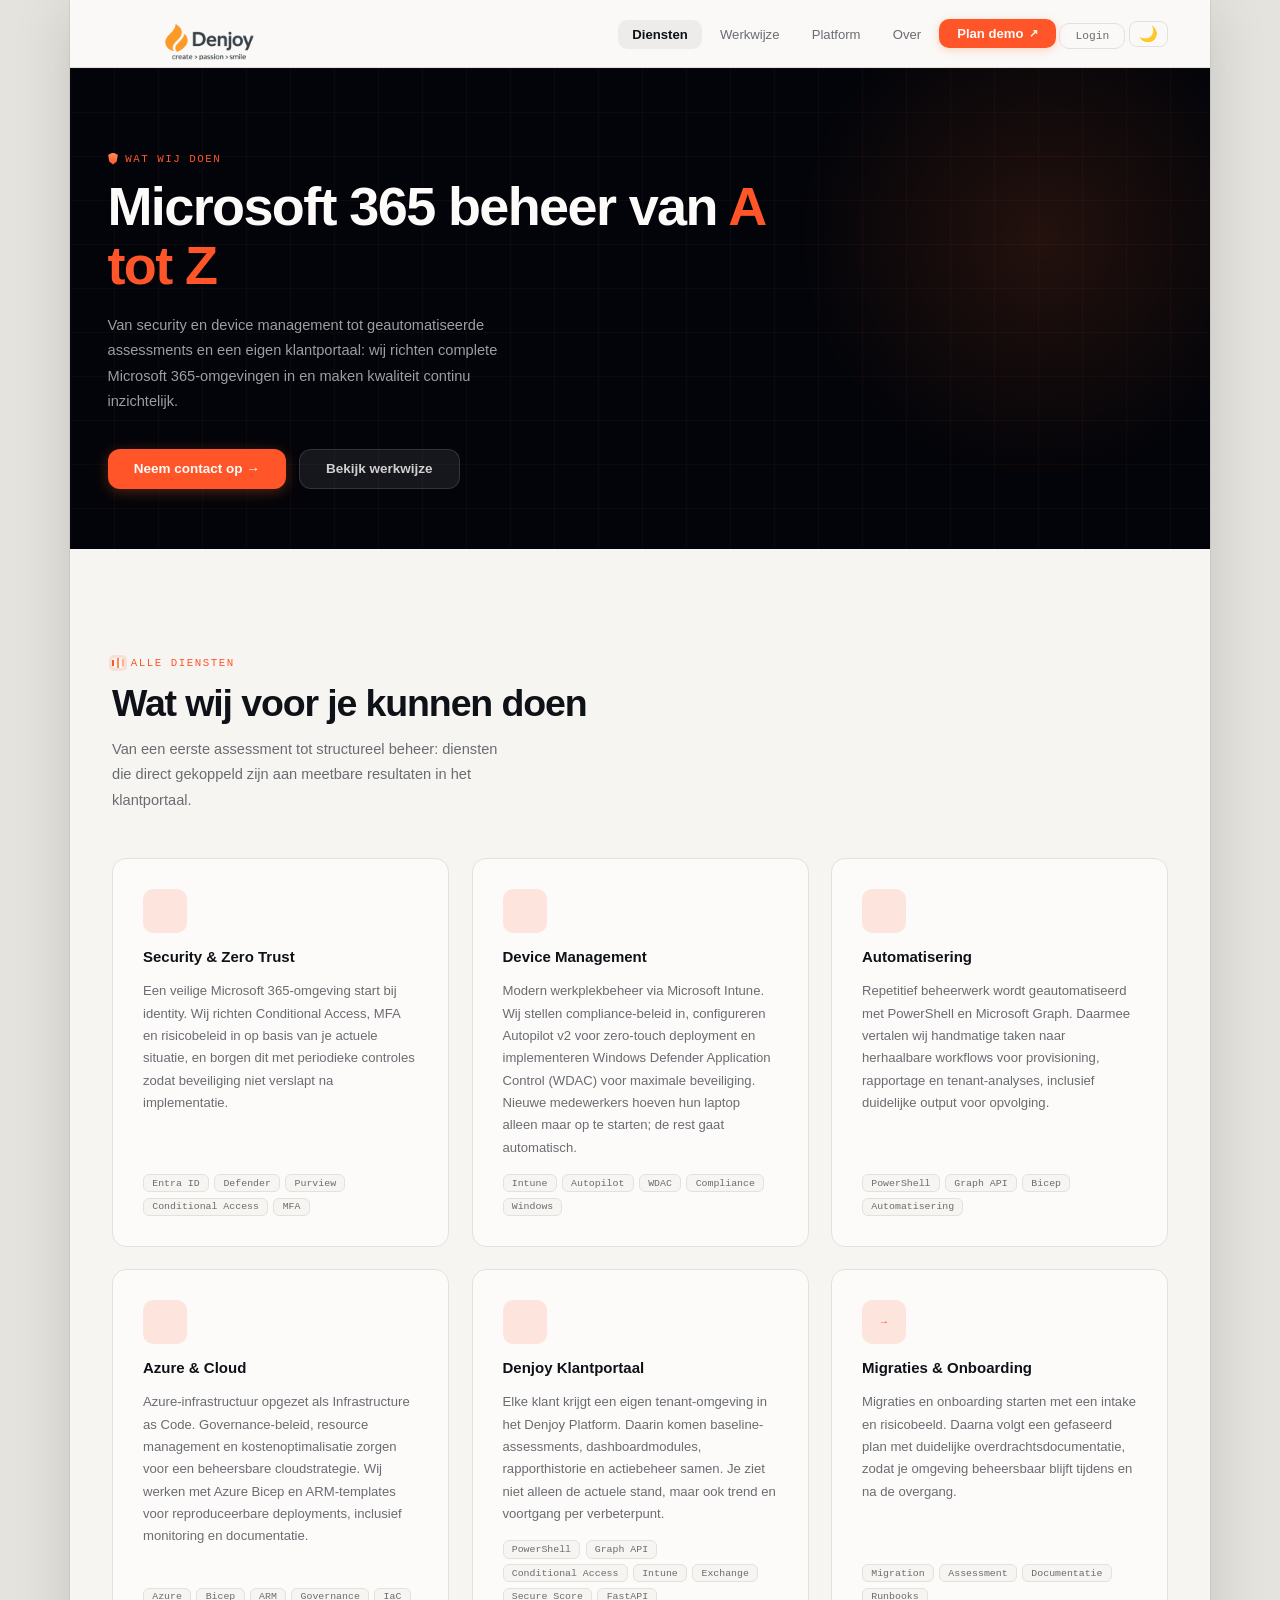
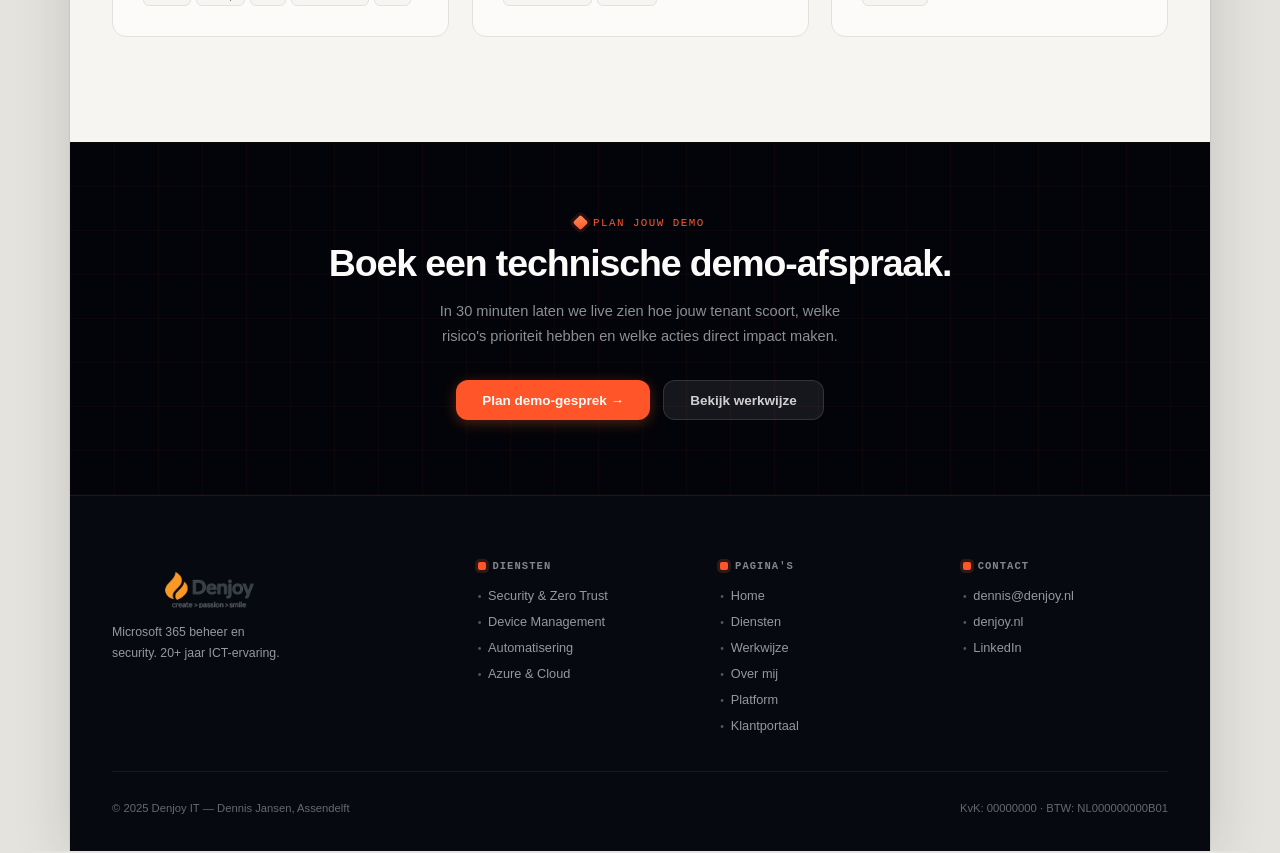
<file: frontend-site/diensten.html>
<!DOCTYPE html>
<html lang="nl">
<head>
<meta charset="UTF-8">
<meta name="viewport" content="width=device-width, initial-scale=1.0">
<meta http-equiv="Content-Security-Policy" content="default-src 'self'; script-src 'self'; style-src 'self' 'unsafe-inline' https://fonts.googleapis.com; font-src 'self' https://fonts.gstatic.com; connect-src 'self'; img-src 'self' data:; form-action 'self'; base-uri 'self';">
<meta name="referrer" content="strict-origin-when-cross-origin">
<title>Diensten — Microsoft 365 Assessment, Beheer & Compliance | Denjoy IT</title>
<meta name="description" content="Onze diensten voor Microsoft 365: assessment, security-hardening, Intune, automatisering en portaalgedreven beheer. Voor IT-managers die grip willen op uitvoering en risico.">
<meta property="og:type" content="website">
<meta property="og:url" content="https://www.denjoy.nl/diensten.html">
<meta property="og:title" content="Diensten — Microsoft 365 Assessment & Beheer | Denjoy IT">
<meta property="og:description" content="Assessment, implementatie en doorlopend Microsoft 365 beheer met technische diepgang en bestuurbare output.">
<meta name="twitter:card" content="summary">
<link rel="canonical" href="https://www.denjoy.nl/diensten.html">
<script src="js/site-theme-init.js"></script>
<link rel="stylesheet" href="style.css">
<style>
/* ── DIENSTEN HERO ── */
.diensten-hero {
  background: var(--dark);
  padding: 5.5rem 2.5rem 4rem;
  position: relative;
  overflow: hidden;
}

.diensten-hero::before {
  content: '';
  position: absolute;
  inset: 0;
  background-image:
    linear-gradient(rgba(255,107,43,0.045) 1px, transparent 1px),
    linear-gradient(90deg, rgba(255,107,43,0.045) 1px, transparent 1px);
  background-size: 44px 44px;
  pointer-events: none;
}

.diensten-hero::after {
  content: '';
  position: absolute;
  width: 500px; height: 500px;
  background: radial-gradient(circle, rgba(255,107,43,0.13) 0%, transparent 68%);
  top: -80px; right: -80px;
  pointer-events: none;
}

.diensten-hero-inner {
  position: relative;
  z-index: 1;
  max-width: 680px;
  animation: fadeUp 0.55s 0.1s both;
}

@keyframes fadeUp { from{opacity:0;transform:translateY(18px)}to{opacity:1;transform:translateY(0)} }

.diensten-hero h1 {
  font-size: clamp(2.2rem, 4.5vw, 3.6rem);
  font-family: var(--font-display);
  font-weight: 900;
  color: var(--white);
  line-height: 1.08;
  letter-spacing: -0.03em;
  margin-bottom: 1.25rem;
}

.diensten-hero h1 em { font-style: normal; color: var(--orange); }

.diensten-hero-sub {
  font-size: 0.975rem;
  color: oklch(70% 0.006 260);
  line-height: 1.75;
  max-width: 52ch;
  margin-bottom: 2.25rem;
  overflow-wrap: break-word;
}

/* ── SERVICE CARDS EXTENDED ── */
.services-grid-ext {
  display: grid;
  grid-template-columns: repeat(3, 1fr);
  gap: 1.5rem;
  margin-top: 3rem;
}

.service-card-ext {
  background: var(--white);
  border: 1px solid var(--border-l);
  border-radius: var(--radius);
  padding: 2rem;
  transition: border-color 0.22s, box-shadow 0.22s, transform 0.22s;
  display: flex;
  flex-direction: column;
  gap: 1rem;
}

.service-card-ext:hover {
  border-color: var(--orange);
  box-shadow: 0 6px 32px var(--orange-glow);
  transform: translateY(-2px);
}

.service-card-ext .service-icon-block {
  width: 44px; height: 44px;
  background: var(--orange-dim);
  border-radius: 10px;
  display: flex;
  align-items: center;
  justify-content: center;
  flex-shrink: 0;
}

.service-card-ext .service-title {
  font-size: 1rem;
  font-weight: 700;
  color: var(--text);
  margin: 0;
}

.service-card-ext .service-desc {
  font-size: 0.875rem;
  color: var(--muted);
  line-height: 1.7;
  margin: 0;
}

.service-card-ext .service-tags {
  display: flex;
  flex-wrap: wrap;
  gap: 0.35rem;
  margin-top: auto;
}

/* ── DIENSTEN CTA ── */
.diensten-cta {
  background: var(--dark);
  padding: 5rem 2.5rem;
  text-align: center;
  position: relative;
  overflow: hidden;
}

.diensten-cta::before {
  content: '';
  position: absolute;
  inset: 0;
  background-image:
    linear-gradient(rgba(255,107,43,0.03) 1px, transparent 1px),
    linear-gradient(90deg, rgba(255,107,43,0.03) 1px, transparent 1px);
  background-size: 44px 44px;
  pointer-events: none;
}

.diensten-cta-inner {
  position: relative;
  z-index: 1;
}

@media (max-width: 820px) {
  .services-grid-ext { grid-template-columns: 1fr; }
}
</style>
</head>
<body>
<div class="site-wrap">

<!-- NAV -->
<nav>
  <a href="index.html" class="nav-logo">
    <img src="/frontend-portal/images/web.svg" alt="Denjoy IT" class="logo-img">
  </a>
  <ul class="nav-links">
    <li><a href="diensten.html" class="active">Diensten</a></li>
    <li><a href="werkwijze.html">Werkwijze</a></li>
    <li><a href="projects.html">Platform</a></li>
    <li><a href="about.html">Over</a></li>
    <li><a href="index.html#contact" class="nav-cta">Plan demo</a></li>
    <li><a href="login.html" class="nav-login">Login</a></li>
    <li><button id="site-theme-btn" class="nav-theme-btn" title="Thema wisselen">🌙</button></li>
  </ul>
  <button class="nav-hamburger" id="nav-hamburger" aria-label="Menu openen" aria-expanded="false">
    <span></span><span></span><span></span>
  </button>
</nav>
<div class="mobile-menu" id="mobile-menu" aria-hidden="true">
  <a href="diensten.html" class="active">Diensten</a>
  <a href="werkwijze.html">Werkwijze</a>
  <a href="projects.html">Platform</a>
  <a href="about.html">Over</a>
  <a href="index.html#contact" class="nav-cta">Plan demo</a>
  <a href="login.html" class="nav-login">Login</a>
</div>

<!-- HERO -->
<section class="diensten-hero" id="main-content">
  <div class="diensten-hero-inner">
    <div class="section-label label-security">Wat wij doen</div>
    <h1>Microsoft 365 beheer van <em>A tot Z</em></h1>
    <p class="diensten-hero-sub">Van security en device management tot geautomatiseerde assessments en een eigen klantportaal: wij richten complete Microsoft 365-omgevingen in en maken kwaliteit continu inzichtelijk.</p>
    <div style="display:flex;gap:0.85rem;flex-wrap:wrap">
      <a href="index.html#contact" class="btn btn-primary">Neem contact op →</a>
      <a href="werkwijze.html" class="btn btn-ghost-dark">Bekijk werkwijze</a>
    </div>
  </div>
</section>

<!-- SERVICES SECTIE -->
<section class="section" id="services">
  <div class="reveal">
    <div class="section-label label-analytics">Alle diensten</div>
    <h2 class="section-title">Wat wij voor je kunnen doen</h2>
    <p class="section-sub">Van een eerste assessment tot structureel beheer: diensten die direct gekoppeld zijn aan meetbare resultaten in het klantportaal.</p>
  </div>

  <div class="services-grid-ext">
    <!-- Security -->
    <div class="service-card-ext reveal rd1" id="security">
      <div class="service-icon-block"><div class="svc-icon shield"></div></div>
      <div class="service-title">Security &amp; Zero Trust</div>
      <p class="service-desc">Een veilige Microsoft 365-omgeving start bij identity. Wij richten Conditional Access, MFA en risicobeleid in op basis van je actuele situatie, en borgen dit met periodieke controles zodat beveiliging niet verslapt na implementatie.</p>
      <div class="service-tags">
        <span class="tag-muted">Entra ID</span>
        <span class="tag-muted">Defender</span>
        <span class="tag-muted">Purview</span>
        <span class="tag-muted">Conditional Access</span>
        <span class="tag-muted">MFA</span>
      </div>
    </div>

    <!-- Device Management -->
    <div class="service-card-ext reveal rd2" id="devices">
      <div class="service-icon-block"><div class="svc-icon device"></div></div>
      <div class="service-title">Device Management</div>
      <p class="service-desc">Modern werkplekbeheer via Microsoft Intune. Wij stellen compliance-beleid in, configureren Autopilot v2 voor zero-touch deployment en implementeren Windows Defender Application Control (WDAC) voor maximale beveiliging. Nieuwe medewerkers hoeven hun laptop alleen maar op te starten; de rest gaat automatisch.</p>
      <div class="service-tags">
        <span class="tag-muted">Intune</span>
        <span class="tag-muted">Autopilot</span>
        <span class="tag-muted">WDAC</span>
        <span class="tag-muted">Compliance</span>
        <span class="tag-muted">Windows</span>
      </div>
    </div>

    <!-- Automatisering -->
    <div class="service-card-ext reveal rd3" id="automatisering">
      <div class="service-icon-block"><div class="svc-icon bolt"></div></div>
      <div class="service-title">Automatisering</div>
      <p class="service-desc">Repetitief beheerwerk wordt geautomatiseerd met PowerShell en Microsoft Graph. Daarmee vertalen wij handmatige taken naar herhaalbare workflows voor provisioning, rapportage en tenant-analyses, inclusief duidelijke output voor opvolging.</p>
      <div class="service-tags">
        <span class="tag-muted">PowerShell</span>
        <span class="tag-muted">Graph API</span>
        <span class="tag-muted">Bicep</span>
        <span class="tag-muted">Automatisering</span>
      </div>
    </div>

    <!-- Azure -->
    <div class="service-card-ext reveal rd1" id="azure">
      <div class="service-icon-block"><div class="svc-icon cloud"></div></div>
      <div class="service-title">Azure &amp; Cloud</div>
      <p class="service-desc">Azure-infrastructuur opgezet als Infrastructure as Code. Governance-beleid, resource management en kostenoptimalisatie zorgen voor een beheersbare cloudstrategie. Wij werken met Azure Bicep en ARM-templates voor reproduceerbare deployments, inclusief monitoring en documentatie.</p>
      <div class="service-tags">
        <span class="tag-muted">Azure</span>
        <span class="tag-muted">Bicep</span>
        <span class="tag-muted">ARM</span>
        <span class="tag-muted">Governance</span>
        <span class="tag-muted">IaC</span>
      </div>
    </div>

    <!-- Portals -->
    <div class="service-card-ext reveal rd2" id="portals">
      <div class="service-icon-block"><div class="svc-icon chart"></div></div>
      <div class="service-title">Denjoy Klantportaal</div>
      <p class="service-desc">Elke klant krijgt een eigen tenant-omgeving in het Denjoy Platform. Daarin komen baseline-assessments, dashboardmodules, rapporthistorie en actiebeheer samen. Je ziet niet alleen de actuele stand, maar ook trend en voortgang per verbeterpunt.</p>
      <div class="service-tags">
        <span class="tag-muted">PowerShell</span>
        <span class="tag-muted">Graph API</span>
        <span class="tag-muted">Conditional Access</span>
        <span class="tag-muted">Intune</span>
        <span class="tag-muted">Exchange</span>
        <span class="tag-muted">Secure Score</span>
        <span class="tag-muted">FastAPI</span>
      </div>
    </div>

    <!-- Migraties -->
    <div class="service-card-ext reveal rd3" id="migraties">
      <div class="service-icon-block">
        <div class="svc-icon" style="display:flex;align-items:center;justify-content:center;font-size:0.7rem;color:var(--orange);font-weight:700;font-family:var(--mono);">→</div>
      </div>
      <div class="service-title">Migraties &amp; Onboarding</div>
      <p class="service-desc">Migraties en onboarding starten met een intake en risicobeeld. Daarna volgt een gefaseerd plan met duidelijke overdrachtsdocumentatie, zodat je omgeving beheersbaar blijft tijdens en na de overgang.</p>
      <div class="service-tags">
        <span class="tag-muted">Migration</span>
        <span class="tag-muted">Assessment</span>
        <span class="tag-muted">Documentatie</span>
        <span class="tag-muted">Runbooks</span>
      </div>
    </div>
  </div>
</section>

<!-- CTA -->
<section class="diensten-cta" id="contact">
  <div class="diensten-cta-inner reveal">
    <div class="section-label label-automation" style="display:flex;justify-content:center">Plan jouw demo</div>
    <h2 class="section-title" style="color:var(--white);margin-bottom:1rem">Boek een technische demo-afspraak.</h2>
    <p class="section-sub" style="color:oklch(65% 0.006 260);margin:0 auto 2rem">In 30 minuten laten we live zien hoe jouw tenant scoort, welke risico's prioriteit hebben en welke acties direct impact maken.</p>
    <div style="display:flex;gap:0.85rem;justify-content:center;flex-wrap:wrap">
      <a href="mailto:dennis@denjoy.nl?subject=Demo-aanvraag%20Denjoy%20Platform" class="btn btn-primary">Plan demo-gesprek →</a>
      <a href="werkwijze.html" class="btn btn-ghost-dark">Bekijk werkwijze</a>
    </div>
  </div>
</section>

<!-- FOOTER -->
<footer>
  <div class="footer-top">
    <div>
      <a href="index.html" class="nav-logo" style="margin-bottom:0.2rem">
        <img src="/frontend-portal/images/web.svg" alt="Denjoy IT" class="logo-img">
      </a>
      <p class="footer-brand-desc">Microsoft 365 beheer en security. 20+ jaar ICT-ervaring.</p>
    </div>
    <div class="footer-col">
      <h4>Diensten</h4>
      <ul>
        <li><a href="diensten.html#security">Security &amp; Zero Trust</a></li>
        <li><a href="diensten.html#devices">Device Management</a></li>
        <li><a href="diensten.html#automatisering">Automatisering</a></li>
        <li><a href="diensten.html#azure">Azure &amp; Cloud</a></li>
      </ul>
    </div>
    <div class="footer-col">
      <h4>Pagina's</h4>
      <ul>
        <li><a href="index.html">Home</a></li>
        <li><a href="diensten.html">Diensten</a></li>
        <li><a href="werkwijze.html">Werkwijze</a></li>
        <li><a href="about.html">Over mij</a></li>
        <li><a href="projects.html">Platform</a></li>
        <li><a href="login.html">Klantportaal</a></li>
      </ul>
    </div>
    <div class="footer-col">
      <h4>Contact</h4>
      <ul>
        <li><a href="mailto:dennis@denjoy.nl">dennis@denjoy.nl</a></li>
        <li><a href="https://denjoy.nl">denjoy.nl</a></li>
        <li><a href="https://www.linkedin.com/in/dennis-schiphorst/?locale=en" target="_blank" rel="noopener noreferrer">LinkedIn</a></li>
      </ul>
    </div>
  </div>
  <div class="footer-bottom">
    <span>© 2025 Denjoy IT — Dennis Jansen, Assendelft</span>
    <span>KvK: 00000000 · BTW: NL000000000B01</span>
  </div>
</footer>

</div><!-- /site-wrap -->
<script src="js/site-shared.js"></script>
<script src="js/page-diensten.js"></script>
</body>
</html>
</file>
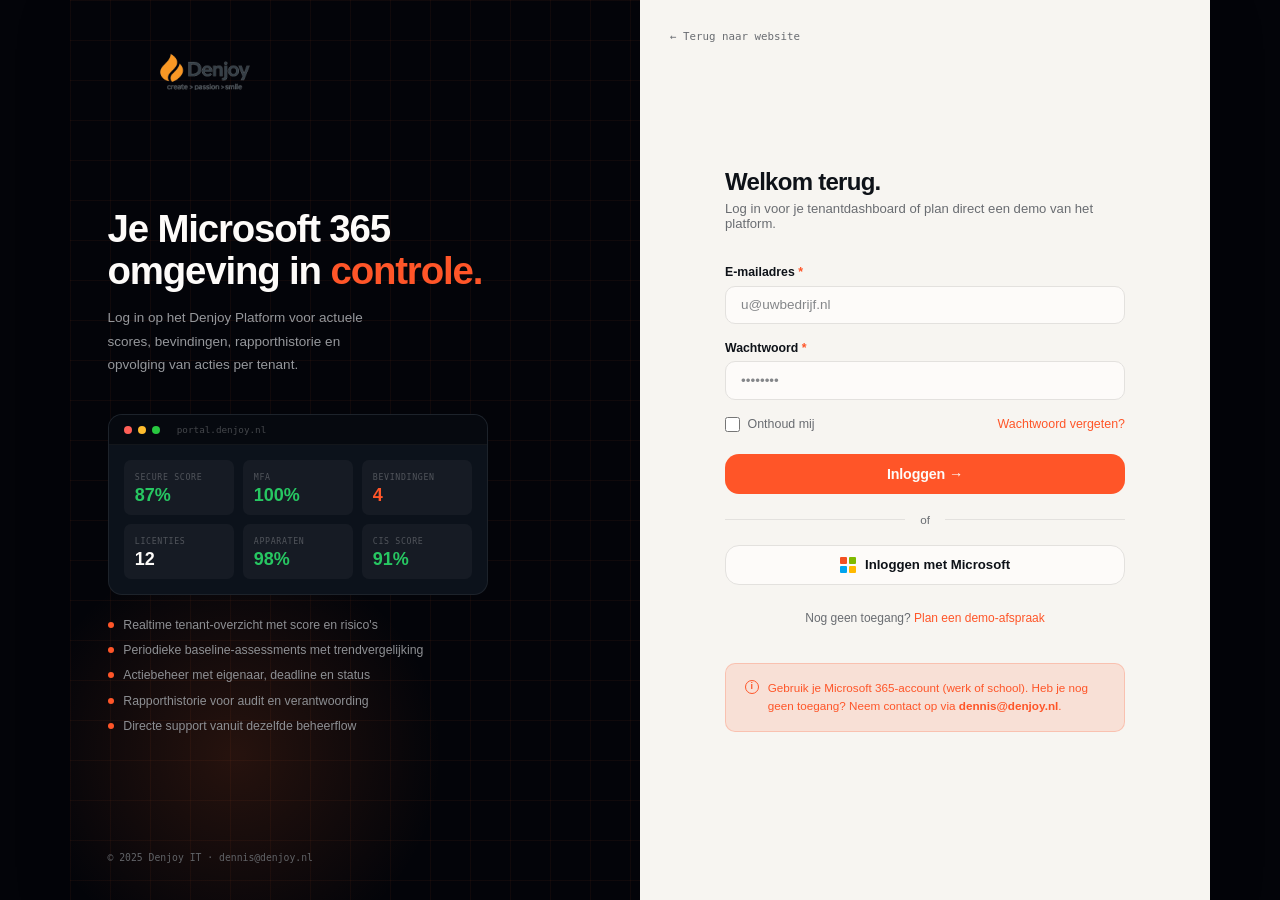
<file: frontend-site/login.html>
<!DOCTYPE html>
<html lang="nl">
<head>
<meta charset="UTF-8">
<meta name="viewport" content="width=device-width, initial-scale=1.0">
<meta http-equiv="Content-Security-Policy" content="default-src 'self'; script-src 'self' https://alcdn.msauth.net; style-src 'self' 'unsafe-inline' https://fonts.googleapis.com; font-src 'self' https://fonts.gstatic.com; connect-src 'self' https://login.microsoftonline.com https://graph.microsoft.com https://alcdn.msauth.net; img-src 'self' data:; form-action 'self'; base-uri 'self';">
<meta name="referrer" content="strict-origin-when-cross-origin">
<title>Klantportaal — Denjoy IT</title>
<meta name="description" content="Login op het Denjoy Platform voor realtime Microsoft 365 inzichten: risico's, acties, rapporthistorie en tenantstatus in een technisch dashboard.">
<meta property="og:type" content="website">
<meta property="og:url" content="https://www.denjoy.nl/login.html">
<meta property="og:title" content="Klantportaal Login — Denjoy IT">
<meta property="og:description" content="Toegang tot het Denjoy Platform voor tenant-overzicht, assessmentresultaten en actie-opvolging.">
<meta name="twitter:card" content="summary">
<meta name="twitter:title" content="Klantportaal Login — Denjoy IT">
<meta name="twitter:description" content="Login voor realtime Microsoft 365 beheerinzichten en opvolging van verbeteracties.">
<link rel="canonical" href="https://www.denjoy.nl/login.html">
<link rel="stylesheet" href="style.css">
<!-- MSAL.js — Microsoft Authentication Library -->
<!-- TODO: Add integrity="sha384-<hash>" crossorigin="anonymous" after verifying hash of msal-browser.min.js -->
<script src="https://alcdn.msauth.net/browser/2.38.3/js/msal-browser.min.js"></script>
<style>
/* Login page — split layout */
body { background: var(--dark); }

.site-wrap {
  min-height: 100vh;
  display: grid;
  grid-template-columns: 1fr 1fr;
  background: var(--dark);
}

/* LEFT — branding panel */
.login-left {
  background: var(--dark);
  position: relative;
  overflow: hidden;
  display: flex;
  flex-direction: column;
  justify-content: space-between;
  padding: 2.5rem;
}

.login-left::before {
  content: '';
  position: absolute;
  inset: 0;
  background-image:
    linear-gradient(rgba(255,107,43,0.05) 1px, transparent 1px),
    linear-gradient(90deg, rgba(255,107,43,0.05) 1px, transparent 1px);
  background-size: 40px 40px;
}

.login-left::after {
  content: '';
  position: absolute;
  width: 450px; height: 450px;
  background: radial-gradient(circle, rgba(255,107,43,0.14) 0%, transparent 65%);
  bottom: -80px; left: -60px;
}

.ll-top { position: relative; z-index: 1; }

.ll-middle {
  position: relative;
  z-index: 1;
  flex: 1;
  display: flex;
  flex-direction: column;
  justify-content: center;
  padding: 2rem 0;
}

.ll-headline {
  font-size: clamp(1.8rem, 3vw, 2.8rem);
  font-family: var(--font-display);
  font-weight: 900;
  color: var(--white);
  letter-spacing: -0.03em;
  line-height: 1.08;
  margin-bottom: 1rem;
}

.ll-headline em { font-style: normal; color: var(--orange); }

.ll-sub {
  font-size: 0.9rem;
  color: oklch(68% 0.006 260);
  line-height: 1.75;
  max-width: 36ch;
  margin-bottom: 2.5rem;
}

/* Mini dashboard preview — mirrors portal card radius */
.ll-preview {
  background: var(--dark3);
  border: 1px solid rgba(255,255,255,0.07);
  border-radius: var(--radius);
  overflow: hidden;
  max-width: 380px;
}

.llp-bar {
  background: var(--dark2);
  padding: 0.6rem 1rem;
  display: flex;
  align-items: center;
  gap: 0.4rem;
  border-bottom: 1px solid rgba(255,255,255,0.05);
}

.llp-dot { width: 8px; height: 8px; border-radius: 50%; }
.llp-dot.r { background: #ff5f57; }
.llp-dot.y { background: #febc2e; }
.llp-dot.g { background: #28c840; }
.llp-url { margin-left: 0.75rem; font-family: var(--mono); font-size: 0.62rem; color: rgba(255,255,255,0.25); }

.llp-body {
  padding: 1rem;
  display: grid;
  grid-template-columns: 1fr 1fr 1fr;
  grid-template-rows: auto auto;
  gap: 0.6rem;
}

.llp-card {
  background: rgba(255,255,255,0.04);
  border-radius: 7px;
  padding: 0.75rem;
}

.llp-label { font-family: var(--mono); font-size: 0.55rem; color: rgba(255,255,255,0.25); text-transform: uppercase; letter-spacing: 0.08em; margin-bottom: 0.3rem; }
.llp-val { font-size: 1.2rem; font-weight: 800; color: var(--white); line-height: 1; }
.llp-val.g { color: var(--green); }
.llp-val.o { color: var(--orange); }

.ll-features {
  display: flex;
  flex-direction: column;
  gap: 0.75rem;
  margin-top: 1.5rem;
}

.ll-feature {
  display: flex;
  align-items: center;
  gap: 0.65rem;
  font-size: 0.82rem;
  color: oklch(65% 0.006 260);
}

.ll-feature-dot {
  width: 6px; height: 6px;
  border-radius: 50%;
  background: var(--orange);
  flex-shrink: 0;
}

.ll-bottom {
  position: relative;
  z-index: 1;
  font-family: var(--mono);
  font-size: 0.65rem;
  color: oklch(50% 0.006 260);
}

/* RIGHT — login form */
.login-right {
  background: var(--light);
  display: flex;
  flex-direction: column;
  align-items: center;
  justify-content: center;
  padding: 3rem 2.5rem;
  position: relative;
}

.lr-back {
  position: absolute;
  top: 2rem; left: 2rem;
  font-family: var(--mono);
  font-size: 0.72rem;
  color: var(--muted);
  text-decoration: none;
  display: flex;
  align-items: center;
  gap: 0.4rem;
  transition: color 0.18s;
}

.lr-back:hover { color: var(--orange); }

.login-card {
  width: 100%;
  max-width: 400px;
}

.login-card-header {
  margin-bottom: 2.25rem;
}

.login-card-header h1 {
  font-size: 1.6rem;
  font-family: var(--font-display);
  font-weight: 900;
  letter-spacing: -0.03em;
  margin-bottom: 0.35rem;
}

.login-card-header p {
  font-size: 0.875rem;
  color: var(--muted);
}

/* Form */
.form-group {
  margin-bottom: 1.1rem;
}

.form-label {
  display: block;
  font-size: 0.82rem;
  font-weight: 600;
  color: var(--text);
  margin-bottom: 0.45rem;
}

.form-label span { color: var(--orange); }

.form-input {
  width: 100%;
  background: var(--white);
  border: 1.5px solid var(--border-l);
  border-radius: calc(var(--radius) - 4px);
  padding: 0.72rem 1rem;
  font-family: var(--font);
  font-size: 0.9rem;
  color: var(--text);
  transition: border-color 0.18s, box-shadow 0.18s;
  outline: none;
}

.form-input:focus {
  border-color: var(--orange);
  box-shadow: 0 0 0 3px var(--orange-dim);
}

.form-input::placeholder { color: oklch(62% 0.005 260); }
.form-input[aria-invalid="true"] {
  border-color: var(--red);
  box-shadow: 0 0 0 3px oklch(62% 0.24 27 / 0.15);
}

.btn-submit:disabled {
  opacity: 0.65;
  cursor: not-allowed;
  transform: none;
}
.btn-submit:disabled:hover {
  background: var(--orange);
  transform: none;
}
.btn-microsoft:disabled {
  opacity: 0.65;
  cursor: not-allowed;
}

.form-error {
  margin-top: 0.75rem;
  padding: 0.75rem 1rem;
  background: oklch(62% 0.24 27 / 0.08);
  border: 1px solid oklch(62% 0.24 27 / 0.28);
  border-radius: calc(var(--radius) - 6px);
  font-size: 0.82rem;
  color: var(--red);
  overflow-wrap: break-word;
}

.form-row {
  display: flex;
  justify-content: space-between;
  align-items: center;
  margin-bottom: 1.5rem;
}

.form-check {
  display: flex;
  align-items: center;
  gap: 0.5rem;
  font-size: 0.83rem;
  color: var(--muted);
  cursor: pointer;
}

.form-check input[type="checkbox"] {
  width: 15px; height: 15px;
  accent-color: var(--orange);
  cursor: pointer;
}

.form-forgot {
  font-size: 0.83rem;
  color: var(--orange);
  text-decoration: none;
  font-weight: 500;
}

.form-forgot:hover { text-decoration: underline; }

.btn-submit {
  width: 100%;
  background: var(--orange);
  color: var(--white);
  font-family: var(--font);
  font-size: 0.95rem;
  font-weight: 700;
  padding: 0.8rem;
  border: none;
  border-radius: var(--radius);
  cursor: pointer;
  transition: background 0.18s, transform 0.15s;
  letter-spacing: -0.01em;
}

.btn-submit:hover { background: #e85d22; transform: translateY(-1px); }

.divider {
  display: flex;
  align-items: center;
  gap: 1rem;
  margin: 1.25rem 0;
  color: var(--muted);
  font-size: 0.78rem;
}

.divider::before, .divider::after {
  content: '';
  flex: 1;
  height: 1px;
  background: var(--border-l);
}

.btn-microsoft {
  width: 100%;
  background: var(--white);
  color: var(--text);
  font-family: var(--font);
  font-size: 0.88rem;
  font-weight: 600;
  padding: 0.75rem;
  border: 1.5px solid var(--border-l);
  border-radius: var(--radius);
  cursor: pointer;
  transition: border-color 0.18s, background 0.18s;
  display: flex;
  align-items: center;
  justify-content: center;
  gap: 0.6rem;
  text-decoration: none;
}

.btn-microsoft:hover { border-color: #0078d4; background: #f0f7ff; }

.ms-logo {
  display: grid;
  grid-template-columns: 1fr 1fr;
  gap: 1.5px;
  width: 16px; height: 16px;
  flex-shrink: 0;
}

.ms-sq { border-radius: 1px; }
.ms-sq.r { background: #f25022; }
.ms-sq.g { background: #7fba00; }
.ms-sq.b { background: #00a4ef; }
.ms-sq.y { background: #ffb900; }

.login-footer {
  margin-top: 1.75rem;
  text-align: center;
  font-size: 0.8rem;
  color: var(--muted);
}

.login-footer a { color: var(--orange); text-decoration: none; font-weight: 500; }
.login-footer a:hover { text-decoration: underline; }

.login-note {
  margin-top: 2.5rem;
  padding: 1rem 1.25rem;
  background: var(--orange-dim);
  border: 1px solid var(--orange-glow);
  border-radius: calc(var(--radius) - 4px);
  font-size: 0.78rem;
  color: var(--orange);
  display: flex;
  gap: 0.6rem;
  align-items: flex-start;
  line-height: 1.6;
}

.note-icon {
  width: 14px; height: 14px;
  border-radius: 50%;
  border: 1.5px solid var(--orange);
  display: flex;
  align-items: center;
  justify-content: center;
  font-size: 0.6rem;
  font-weight: 700;
  flex-shrink: 0;
  margin-top: 0.05rem;
}

@media (max-width: 820px) {
  .site-wrap { grid-template-columns: 1fr; }
  .login-left { display: none; }
  .login-right { padding: 4rem 1.5rem 2rem; }
  body { background: var(--light); }
}
</style>
</head>
<body>
<div class="site-wrap">

<!-- LEFT — Branding -->
<div class="login-left">
  <div class="ll-top">
    <a href="index.html" class="nav-logo">
      <img src="/frontend-portal/images/web.svg" alt="Denjoy IT" class="logo-img">
    </a>
  </div>

  <div class="ll-middle">
    <h2 class="ll-headline">Je Microsoft 365<br>omgeving in <em>controle.</em></h2>
    <p class="ll-sub">Log in op het Denjoy Platform voor actuele scores, bevindingen, rapporthistorie en opvolging van acties per tenant.</p>

    <div class="ll-preview">
      <div class="llp-bar">
        <div class="llp-dot r"></div>
        <div class="llp-dot y"></div>
        <div class="llp-dot g"></div>
        <span class="llp-url">portal.denjoy.nl</span>
      </div>
      <div class="llp-body">
        <div class="llp-card">
          <div class="llp-label">Secure Score</div>
          <div class="llp-val g">87%</div>
        </div>
        <div class="llp-card">
          <div class="llp-label">MFA</div>
          <div class="llp-val g">100%</div>
        </div>
        <div class="llp-card">
          <div class="llp-label">Bevindingen</div>
          <div class="llp-val o">4</div>
        </div>
        <div class="llp-card">
          <div class="llp-label">Licenties</div>
          <div class="llp-val">12</div>
        </div>
        <div class="llp-card">
          <div class="llp-label">Apparaten</div>
          <div class="llp-val g">98%</div>
        </div>
        <div class="llp-card">
          <div class="llp-label">CIS Score</div>
          <div class="llp-val g">91%</div>
        </div>
      </div>
    </div>

    <div class="ll-features">
      <div class="ll-feature"><div class="ll-feature-dot"></div>Realtime tenant-overzicht met score en risico's</div>
      <div class="ll-feature"><div class="ll-feature-dot"></div>Periodieke baseline-assessments met trendvergelijking</div>
      <div class="ll-feature"><div class="ll-feature-dot"></div>Actiebeheer met eigenaar, deadline en status</div>
      <div class="ll-feature"><div class="ll-feature-dot"></div>Rapporthistorie voor audit en verantwoording</div>
      <div class="ll-feature"><div class="ll-feature-dot"></div>Directe support vanuit dezelfde beheerflow</div>
    </div>
  </div>

  <div class="ll-bottom">
    © 2025 Denjoy IT · dennis@denjoy.nl
  </div>
</div>

<!-- RIGHT — Login form -->
<div class="login-right">
  <a href="index.html" class="lr-back">← Terug naar website</a>

  <div class="login-card">
    <div class="login-card-header">
      <h1>Welkom terug.</h1>
      <p>Log in voor je tenantdashboard of plan direct een demo van het platform.</p>
    </div>

    <form id="emailLoginForm" novalidate>
    <div class="form-group">
      <label class="form-label" for="loginEmail">E-mailadres <span>*</span></label>
      <input type="email" id="loginEmail" class="form-input" placeholder="u@uwbedrijf.nl" autocomplete="email" required aria-describedby="emailError">
    </div>

    <div class="form-group">
      <label class="form-label" for="loginPassword">Wachtwoord <span>*</span></label>
      <input type="password" id="loginPassword" class="form-input" placeholder="••••••••" autocomplete="current-password" required>
    </div>

    <div class="form-row">
      <label class="form-check">
        <input type="checkbox"> Onthoud mij
      </label>
      <a href="#" class="form-forgot">Wachtwoord vergeten?</a>
    </div>

    <button class="btn-submit" id="emailLoginBtn" type="submit">Inloggen →</button>
    <div id="emailError" class="form-error" role="alert" aria-live="assertive" style="display:none;"></div>
    </form>

    <div class="divider">of</div>

    <button type="button" class="btn-microsoft" id="msLoginBtn">
      <div class="ms-logo">
        <div class="ms-sq r"></div>
        <div class="ms-sq g"></div>
        <div class="ms-sq b"></div>
        <div class="ms-sq y"></div>
      </div>
      <span id="msLoginText">Inloggen met Microsoft</span>
    </button>
    <div id="msLoginError" class="form-error" role="alert" aria-live="assertive" style="display:none;"></div>

    <div class="login-footer">
      Nog geen toegang? <a href="mailto:dennis@denjoy.nl?subject=Demo-aanvraag%20Denjoy%20Platform">Plan een demo-afspraak</a>
    </div>

    <div class="login-note">
      <div class="note-icon">i</div>
      <span>Gebruik je Microsoft 365-account (werk of school). Heb je nog geen toegang? Neem contact op via <strong>dennis@denjoy.nl</strong>.</span>
    </div>
  </div>
</div>

</div>

<script src="js/login-page.js"></script>
</body>
</html>
</file>
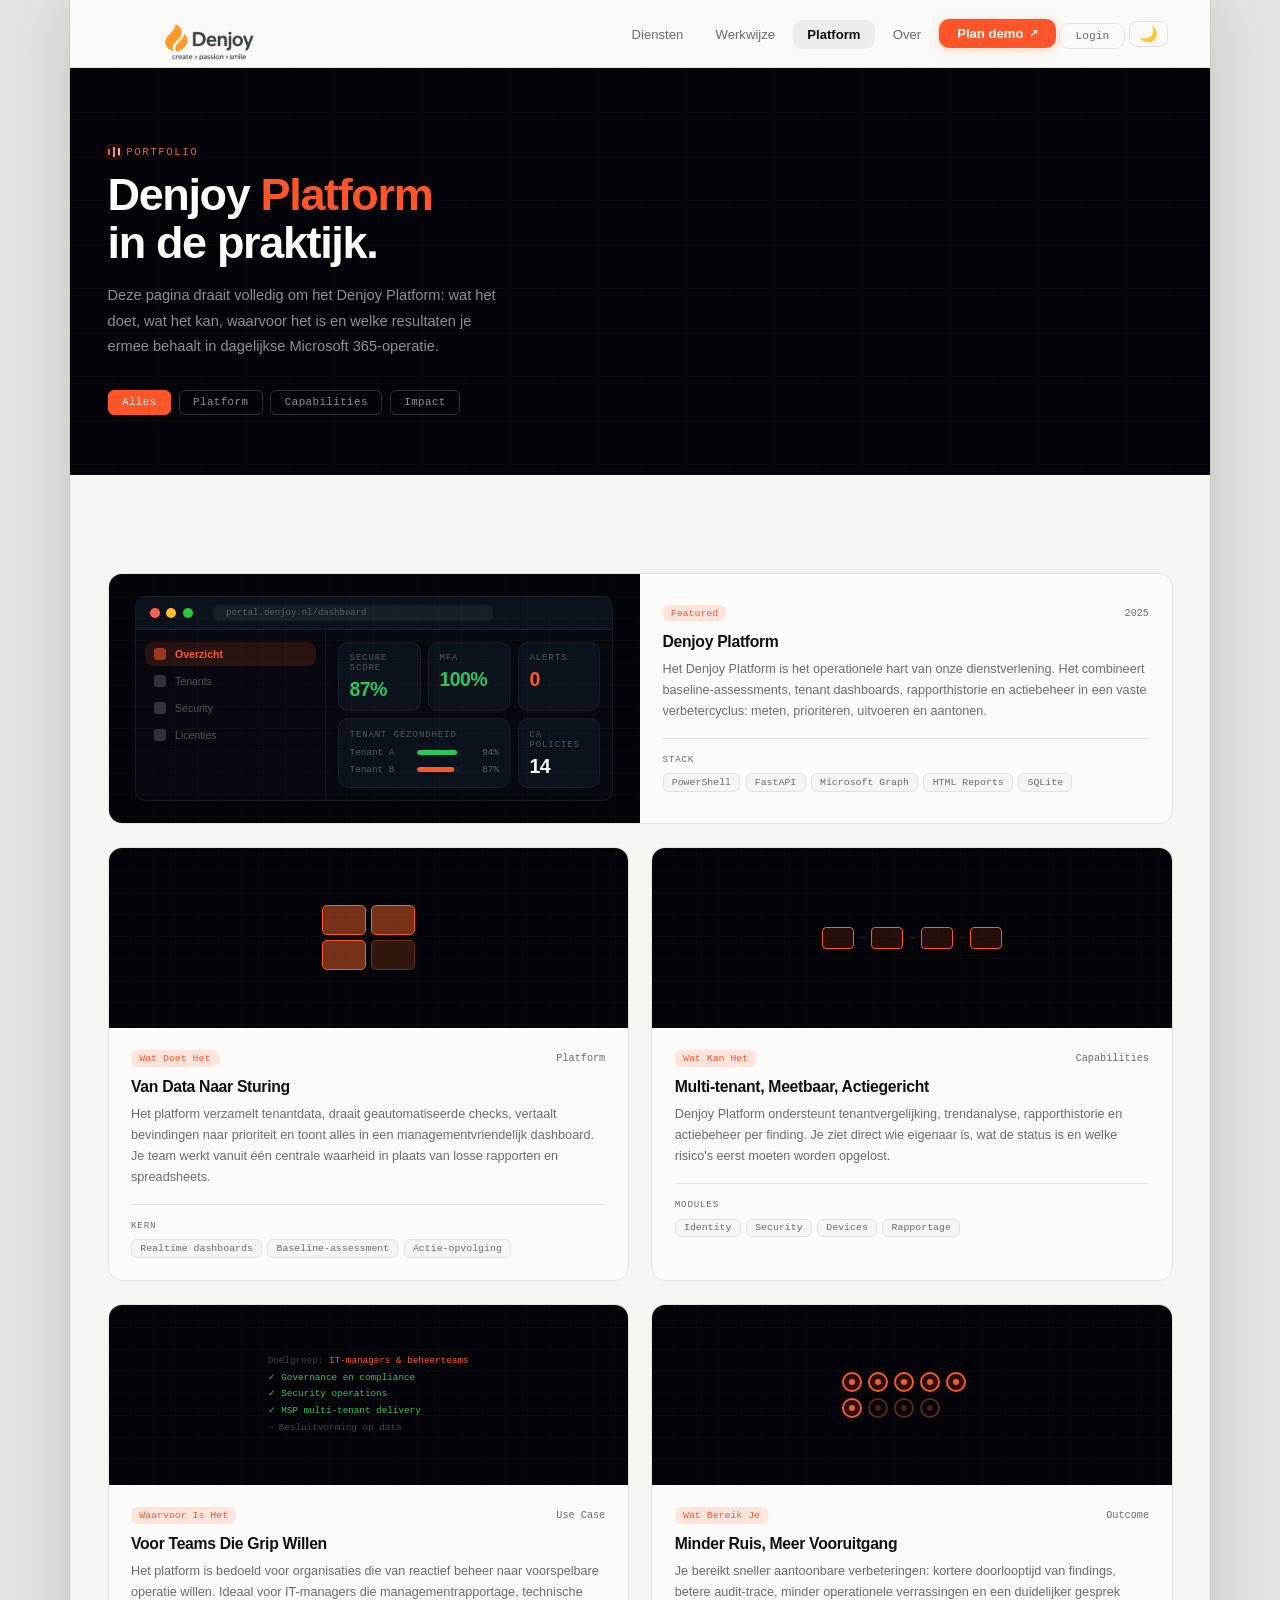
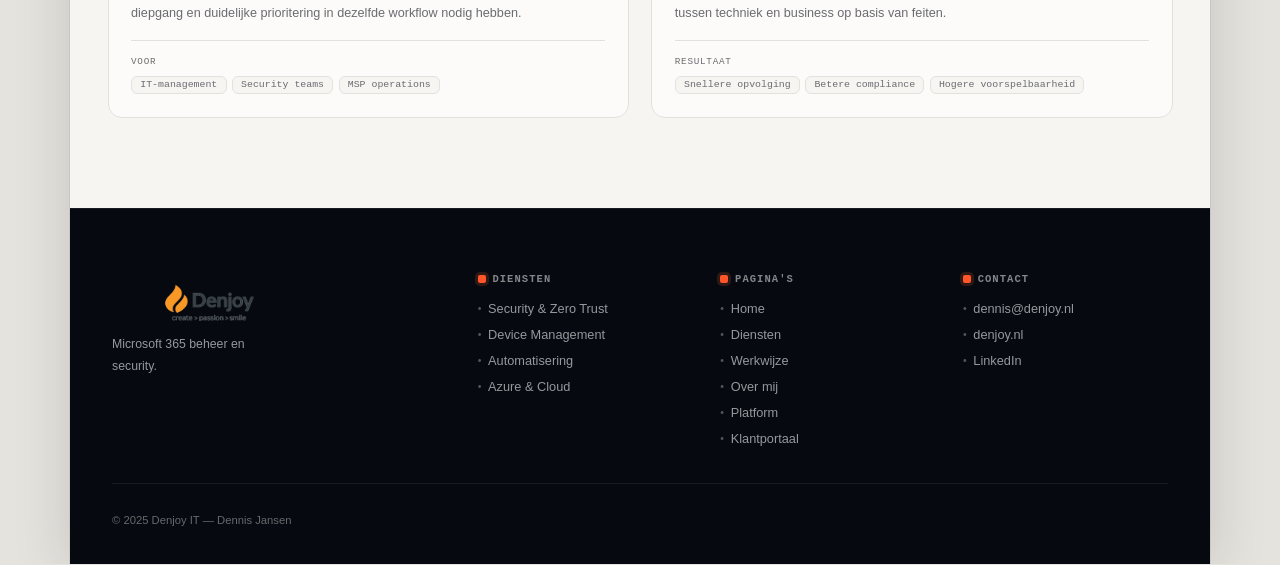
<file: frontend-site/projects.html>
<!DOCTYPE html>
<html lang="nl">
<head>
<meta charset="UTF-8">
<meta name="viewport" content="width=device-width, initial-scale=1.0">
<meta http-equiv="Content-Security-Policy" content="default-src 'self'; script-src 'self'; style-src 'self' 'unsafe-inline' https://fonts.googleapis.com; font-src 'self' https://fonts.gstatic.com; connect-src 'self'; img-src 'self' data:; form-action 'self'; base-uri 'self';">
<meta name="referrer" content="strict-origin-when-cross-origin">
<title>Platform — Denjoy IT | Microsoft 365 Resultaten</title>
<meta name="description" content="Bekijk ons portfolio: van Microsoft 365 assessment-engine en tenantportaal tot automatisering en security-trajecten. Gebouwd voor operationele grip en schaalbaarheid.">
<meta property="og:type" content="website">
<meta property="og:url" content="https://www.denjoy.nl/projects.html">
<meta property="og:title" content="Platform — Denjoy IT">
<meta property="og:description" content="Portfolio van Microsoft 365-platformbouw, assessment-automatisering en tenantgerichte beheeroplossingen.">
<meta name="twitter:card" content="summary">
<link rel="canonical" href="https://www.denjoy.nl/projects.html">
<script src="js/site-theme-init.js"></script>
<link rel="stylesheet" href="style.css">
<style>
.proj-hero {
  background: var(--dark);
  padding: 5rem 2.5rem 4rem;
  position: relative;
  overflow: hidden;
}

.proj-hero::before {
  content: '';
  position: absolute;
  inset: 0;
  background-image:
    linear-gradient(rgba(255,107,43,0.04) 1px, transparent 1px),
    linear-gradient(90deg, rgba(255,107,43,0.04) 1px, transparent 1px);
  background-size: 44px 44px;
}

.proj-hero-inner { position: relative; z-index: 1; }

.proj-hero h1 {
  font-size: clamp(2rem, 4vw, 3rem);
  font-family: var(--font-display);
  font-weight: 900;
  color: var(--white);
  letter-spacing: -0.03em;
  line-height: 1.08;
  margin-bottom: 1rem;
}

.proj-hero h1 em { font-style: normal; color: var(--orange); }

.proj-hero p {
  font-size: 0.975rem;
  color: oklch(65% 0.006 260);
  line-height: 1.75;
  max-width: 50ch;
  overflow-wrap: break-word;
}

/* Filter tabs */
.filter-bar {
  display: flex;
  gap: 0.5rem;
  margin-top: 2rem;
  flex-wrap: wrap;
}

.filter-btn {
  font-family: var(--mono);
  font-size: 0.72rem;
  font-weight: 500;
  padding: 0.38rem 0.9rem;
  border-radius: 6px;
  border: 1px solid rgba(255,255,255,0.18);
  background: transparent;
  color: oklch(65% 0.006 260);
  cursor: pointer;
  transition: all 0.18s;
  letter-spacing: 0.04em;
}

.filter-btn:hover { border-color: rgba(255,255,255,0.3); color: rgba(255,255,255,0.7); }
.filter-btn.active { background: var(--orange); border-color: var(--orange); color: var(--white); }

/* Projects full list */
.projects-section { padding: 4rem 2.5rem 6rem; }

.proj-full-grid {
  display: grid;
  grid-template-columns: 1fr 1fr;
  gap: 1.5rem;
  margin-top: 2.5rem;
}

.pf-card {
  background: var(--white);
  border: 1px solid var(--border-l);
  border-radius: var(--radius);
  overflow: hidden;
  transition: border-color 0.22s, box-shadow 0.22s, transform 0.22s;
  cursor: default;
}

.pf-card:hover {
  border-color: var(--orange);
  box-shadow: 0 6px 28px var(--orange-glow);
  transform: translateY(-3px);
}

.pf-thumb {
  background: var(--dark);
  height: 180px;
  position: relative;
  overflow: hidden;
  display: flex;
  align-items: center;
  justify-content: center;
}

.pf-thumb::before {
  content: '';
  position: absolute;
  inset: 0;
  background-image:
    linear-gradient(rgba(255,107,43,0.04) 1px, transparent 1px),
    linear-gradient(90deg, rgba(255,107,43,0.04) 1px, transparent 1px);
  background-size: 22px 22px;
}

/* Abstract thumb illustrations */
.thumb-bars {
  position: relative; z-index: 1;
  display: flex; gap: 5px; align-items: flex-end;
}

.tb { width: 9px; border-radius: 3px 3px 0 0; background: var(--orange); }

.thumb-terminal {
  position: relative; z-index: 1;
  font-family: var(--mono);
  font-size: 0.62rem;
  line-height: 1.8;
  text-align: left;
}

.thumb-terminal .tc-green { color: var(--green); }
.thumb-terminal .tc-dim { color: rgba(255,255,255,0.25); }
.thumb-terminal .tc-orange { color: var(--orange); }

.thumb-grid-abs {
  position: relative; z-index: 1;
  display: grid; grid-template-columns: 1fr 1fr; gap: 5px;
}

.tga { width: 44px; height: 30px; border-radius: 5px; background: rgba(255,107,43,0.18); border: 1px solid rgba(255,107,43,0.28); }
.tga.on { background: rgba(255,107,43,0.45); border-color: var(--orange); }

.thumb-agents {
  position: relative; z-index: 1;
  display: flex; gap: 6px; flex-wrap: wrap; width: 140px;
}

.ta-dot {
  width: 20px; height: 20px;
  border-radius: 50%;
  border: 2px solid rgba(255,107,43,0.35);
  display: flex; align-items: center; justify-content: center;
}

.ta-dot.active { border-color: var(--orange); background: var(--orange-dim); }
.ta-dot-inner { width: 6px; height: 6px; border-radius: 50%; background: var(--orange); }

.thumb-flow {
  position: relative; z-index: 1;
  display: flex; align-items: center; gap: 6px;
}

.tf-box {
  width: 32px; height: 22px;
  border: 1.5px solid rgba(255,107,43,0.4);
  border-radius: 4px;
}

.tf-box.active { border-color: var(--orange); background: var(--orange-dim); }

.tf-arrow {
  font-family: var(--mono);
  font-size: 0.6rem;
  color: rgba(255,107,43,0.5);
}

.pf-body { padding: 1.5rem; }

.pf-meta {
  display: flex;
  align-items: center;
  justify-content: space-between;
  margin-bottom: 0.75rem;
}

.pf-tags { display: flex; flex-wrap: wrap; gap: 0.35rem; }

.pf-year {
  font-family: var(--mono);
  font-size: 0.68rem;
  color: var(--muted);
}

.pf-title {
  font-size: 1.05rem;
  font-weight: 700;
  letter-spacing: -0.02em;
  margin-bottom: 0.55rem;
}

.pf-desc {
  font-size: 0.845rem;
  color: var(--muted);
  line-height: 1.65;
  margin-bottom: 1.1rem;
}

.pf-stack {
  display: flex;
  flex-wrap: wrap;
  gap: 0.35rem;
  padding-top: 1rem;
  border-top: 1px solid var(--border-l);
}

.pf-stack-label {
  font-family: var(--mono);
  font-size: 0.62rem;
  color: var(--muted);
  letter-spacing: 0.08em;
  text-transform: uppercase;
  width: 100%;
  margin-bottom: 0.2rem;
}

/* featured card - full width */
.pf-card.featured {
  grid-column: span 2;
  display: grid;
  grid-template-columns: 1fr 1fr;
}

.pf-card.featured .pf-thumb { height: auto; min-height: 240px; }

@media (max-width: 820px) {
  .proj-full-grid { grid-template-columns: 1fr; }
  .pf-card.featured { grid-column: span 1; grid-template-columns: 1fr; }
  .pf-card.featured .pf-thumb { height: 160px; }
}
</style>
</head>
<body>
<div class="site-wrap">

<!-- NAV -->
<nav>
  <a href="index.html" class="nav-logo">
    <img src="/frontend-portal/images/web.svg" alt="Denjoy IT" class="logo-img">
  </a>
  <ul class="nav-links">
    <li><a href="diensten.html">Diensten</a></li>
    <li><a href="werkwijze.html">Werkwijze</a></li>
    <li><a href="projects.html" class="active">Platform</a></li>
    <li><a href="about.html">Over</a></li>
    <li><a href="index.html#contact" class="nav-cta">Plan demo</a></li>
    <li><a href="login.html" class="nav-login">Login</a></li>
    <li><button id="site-theme-btn" class="nav-theme-btn" title="Thema wisselen">🌙</button></li>
  </ul>
  <button class="nav-hamburger" id="nav-hamburger" aria-label="Menu openen" aria-expanded="false">
    <span></span><span></span><span></span>
  </button>
</nav>
<div class="mobile-menu" id="mobile-menu" aria-hidden="true">
  <a href="diensten.html">Diensten</a>
  <a href="werkwijze.html">Werkwijze</a>
  <a href="projects.html" class="active">Platform</a>
  <a href="about.html">Over</a>
  <a href="index.html#contact" class="nav-cta">Plan demo</a>
  <a href="login.html" class="nav-login">Login</a>
</div>

<!-- HERO -->
<section class="proj-hero" id="main-content">
  <div class="proj-hero-inner reveal">
    <div class="section-label label-analytics">Portfolio</div>
    <h1>Denjoy <em>Platform</em><br>in de praktijk.</h1>
    <p>Deze pagina draait volledig om het Denjoy Platform: wat het doet, wat het kan, waarvoor het is en welke resultaten je ermee behaalt in dagelijkse Microsoft 365-operatie.</p>
    <div class="filter-bar" id="filterBar">
      <button class="filter-btn active" data-filter="all">Alles</button>
      <button class="filter-btn" data-filter="platform">Platform</button>
      <button class="filter-btn" data-filter="capabilities">Capabilities</button>
      <button class="filter-btn" data-filter="impact">Impact</button>
    </div>
  </div>
</section>

<!-- PROJECTS -->
<section class="projects-section">
  <div class="proj-full-grid" id="projGrid">

    <!-- FEATURED -->
    <div class="pf-card featured reveal" data-cat="platform capabilities">
      <div class="pf-thumb">
        <div class="dashboard-mock" style="width:90%;margin:1.5rem auto;box-shadow:none;border-radius:10px;overflow:hidden">
          <div class="mock-bar" style="padding:0.5rem 0.9rem">
            <div class="mdot r"></div><div class="mdot y"></div><div class="mdot g"></div>
            <div class="mock-url-bar" style="font-size:0.6rem">portal.denjoy.nl/dashboard</div>
          </div>
          <div class="mock-body" style="min-height:170px">
            <div class="mock-sidebar" style="padding:0.8rem 0.6rem;gap:0.2rem">
              <div class="mock-nav-item active" style="font-size:0.7rem;padding:0.4rem 0.6rem"><div class="mnav-sq"></div>Overzicht</div>
              <div class="mock-nav-item" style="font-size:0.7rem;padding:0.4rem 0.6rem"><div class="mnav-sq"></div>Tenants</div>
              <div class="mock-nav-item" style="font-size:0.7rem;padding:0.4rem 0.6rem"><div class="mnav-sq"></div>Security</div>
              <div class="mock-nav-item" style="font-size:0.7rem;padding:0.4rem 0.6rem"><div class="mnav-sq"></div>Licenties</div>
            </div>
            <div class="mock-content" style="padding:0.8rem;gap:0.5rem">
              <div class="mcard" style="padding:0.7rem"><div class="mcard-label">Secure Score</div><div class="mcard-val green" style="font-size:1.3rem">87%</div></div>
              <div class="mcard" style="padding:0.7rem"><div class="mcard-label">MFA</div><div class="mcard-val green" style="font-size:1.3rem">100%</div></div>
              <div class="mcard" style="padding:0.7rem"><div class="mcard-label">Alerts</div><div class="mcard-val orange" style="font-size:1.3rem">0</div></div>
              <div class="mcard wide" style="padding:0.7rem">
                <div class="mcard-label">Tenant Gezondheid</div>
                <div class="mbar-row"><span class="mbar-label">Tenant A</span><div class="mbar-track"><div class="mbar-fill green" data-w="94"></div></div><span class="mbar-pct">94%</span></div>
                <div class="mbar-row"><span class="mbar-label">Tenant B</span><div class="mbar-track"><div class="mbar-fill orange" data-w="87"></div></div><span class="mbar-pct">87%</span></div>
              </div>
              <div class="mcard" style="padding:0.7rem"><div class="mcard-label">CA Policies</div><div class="mcard-val" style="font-size:1.3rem">14</div></div>
            </div>
          </div>
        </div>
      </div>
      <div class="pf-body" style="display:flex;flex-direction:column;justify-content:center">
        <div class="pf-meta">
          <div class="pf-tags"><span class="tag">Featured</span></div>
          <span class="pf-year">2025</span>
        </div>
        <div class="pf-title">Denjoy Platform</div>
        <p class="pf-desc">Het Denjoy Platform is het operationele hart van onze dienstverlening. Het combineert baseline-assessments, tenant dashboards, rapporthistorie en actiebeheer in een vaste verbetercyclus: meten, prioriteren, uitvoeren en aantonen.</p>
        <div class="pf-stack">
          <span class="pf-stack-label">Stack</span>
          <span class="tag-muted">PowerShell</span>
          <span class="tag-muted">FastAPI</span>
          <span class="tag-muted">Microsoft Graph</span>
          <span class="tag-muted">HTML Reports</span>
          <span class="tag-muted">SQLite</span>
        </div>
      </div>
    </div>

    <div class="pf-card reveal rd1" data-cat="platform capabilities">
      <div class="pf-thumb">
        <div class="thumb-grid-abs">
          <div class="tga on"></div><div class="tga on"></div>
          <div class="tga on"></div><div class="tga"></div>
        </div>
      </div>
      <div class="pf-body">
        <div class="pf-meta">
          <div class="pf-tags"><span class="tag">Wat Doet Het</span></div>
          <span class="pf-year">Platform</span>
        </div>
        <div class="pf-title">Van Data Naar Sturing</div>
        <p class="pf-desc">Het platform verzamelt tenantdata, draait geautomatiseerde checks, vertaalt bevindingen naar prioriteit en toont alles in een managementvriendelijk dashboard. Je team werkt vanuit één centrale waarheid in plaats van losse rapporten en spreadsheets.</p>
        <div class="pf-stack">
          <span class="pf-stack-label">Kern</span>
          <span class="tag-muted">Realtime dashboards</span>
          <span class="tag-muted">Baseline-assessment</span>
          <span class="tag-muted">Actie-opvolging</span>
        </div>
      </div>
    </div>

    <div class="pf-card reveal rd2" data-cat="capabilities">
      <div class="pf-thumb">
        <div class="thumb-flow">
          <div class="tf-box active"></div>
          <span class="tf-arrow">→</span>
          <div class="tf-box active"></div>
          <span class="tf-arrow">→</span>
          <div class="tf-box active"></div>
          <span class="tf-arrow">→</span>
          <div class="tf-box active"></div>
        </div>
      </div>
      <div class="pf-body">
        <div class="pf-meta">
          <div class="pf-tags"><span class="tag">Wat Kan Het</span></div>
          <span class="pf-year">Capabilities</span>
        </div>
        <div class="pf-title">Multi-tenant, Meetbaar, Actiegericht</div>
        <p class="pf-desc">Denjoy Platform ondersteunt tenantvergelijking, trendanalyse, rapporthistorie en actiebeheer per finding. Je ziet direct wie eigenaar is, wat de status is en welke risico's eerst moeten worden opgelost.</p>
        <div class="pf-stack">
          <span class="pf-stack-label">Modules</span>
          <span class="tag-muted">Identity</span>
          <span class="tag-muted">Security</span>
          <span class="tag-muted">Devices</span>
          <span class="tag-muted">Rapportage</span>
        </div>
      </div>
    </div>

    <div class="pf-card reveal rd1" data-cat="platform impact">
      <div class="pf-thumb">
        <div class="thumb-terminal">
          <span class="tc-dim">Doelgroep:</span> <span class="tc-orange">IT-managers & beheerteams</span><br>
          <span class="tc-green">✓ Governance en compliance</span><br>
          <span class="tc-green">✓ Security operations</span><br>
          <span class="tc-green">✓ MSP multi-tenant delivery</span><br>
          <span class="tc-dim">→ Besluitvorming op data</span>
        </div>
      </div>
      <div class="pf-body">
        <div class="pf-meta">
          <div class="pf-tags"><span class="tag">Waarvoor Is Het</span></div>
          <span class="pf-year">Use Case</span>
        </div>
        <div class="pf-title">Voor Teams Die Grip Willen</div>
        <p class="pf-desc">Het platform is bedoeld voor organisaties die van reactief beheer naar voorspelbare operatie willen. Ideaal voor IT-managers die managementrapportage, technische diepgang en duidelijke prioritering in dezelfde workflow nodig hebben.</p>
        <div class="pf-stack">
          <span class="pf-stack-label">Voor</span>
          <span class="tag-muted">IT-management</span>
          <span class="tag-muted">Security teams</span>
          <span class="tag-muted">MSP operations</span>
        </div>
      </div>
    </div>

    <div class="pf-card reveal rd2" data-cat="impact">
      <div class="pf-thumb">
        <div class="thumb-agents">
          <div class="ta-dot active"><div class="ta-dot-inner"></div></div>
          <div class="ta-dot active"><div class="ta-dot-inner"></div></div>
          <div class="ta-dot active"><div class="ta-dot-inner"></div></div>
          <div class="ta-dot active"><div class="ta-dot-inner"></div></div>
          <div class="ta-dot active"><div class="ta-dot-inner"></div></div>
          <div class="ta-dot active"><div class="ta-dot-inner"></div></div>
          <div class="ta-dot"><div class="ta-dot-inner" style="opacity:0.3"></div></div>
          <div class="ta-dot"><div class="ta-dot-inner" style="opacity:0.3"></div></div>
          <div class="ta-dot"><div class="ta-dot-inner" style="opacity:0.3"></div></div>
        </div>
      </div>
      <div class="pf-body">
        <div class="pf-meta">
          <div class="pf-tags"><span class="tag">Wat Bereik Je</span></div>
          <span class="pf-year">Outcome</span>
        </div>
        <div class="pf-title">Minder Ruis, Meer Vooruitgang</div>
        <p class="pf-desc">Je bereikt sneller aantoonbare verbeteringen: kortere doorlooptijd van findings, betere audit-trace, minder operationele verrassingen en een duidelijker gesprek tussen techniek en business op basis van feiten.</p>
        <div class="pf-stack">
          <span class="pf-stack-label">Resultaat</span>
          <span class="tag-muted">Snellere opvolging</span>
          <span class="tag-muted">Betere compliance</span>
          <span class="tag-muted">Hogere voorspelbaarheid</span>
        </div>
      </div>
    </div>

  </div>
</section>

<!-- FOOTER -->
<footer>
  <div class="footer-top">
    <div>
      <a href="index.html" class="nav-logo">
        <img src="/frontend-portal/images/web.svg" alt="Denjoy IT" class="logo-img">
      </a>
      <p class="footer-brand-desc">Microsoft 365 beheer en security.</p>
    </div>
    <div class="footer-col">
      <h4>Diensten</h4>
      <ul>
        <li><a href="diensten.html#security">Security & Zero Trust</a></li>
        <li><a href="diensten.html#devices">Device Management</a></li>
        <li><a href="diensten.html#automatisering">Automatisering</a></li>
        <li><a href="diensten.html#azure">Azure & Cloud</a></li>
      </ul>
    </div>
    <div class="footer-col">
      <h4>Pagina's</h4>
      <ul>
        <li><a href="index.html">Home</a></li>
        <li><a href="diensten.html">Diensten</a></li>
        <li><a href="werkwijze.html">Werkwijze</a></li>
        <li><a href="about.html">Over mij</a></li>
        <li><a href="projects.html">Platform</a></li>
        <li><a href="login.html">Klantportaal</a></li>
      </ul>
    </div>
    <div class="footer-col">
      <h4>Contact</h4>
      <ul>
        <li><a href="mailto:dennis@denjoy.nl">dennis@denjoy.nl</a></li>
        <li><a href="https://denjoy.nl">denjoy.nl</a></li>
        <li><a href="https://www.linkedin.com/in/dennis-schiphorst/?locale=en" target="_blank" rel="noopener noreferrer">LinkedIn</a></li>
      </ul>
    </div>
  </div>
  <div class="footer-bottom">
    <span>© 2025 Denjoy IT — Dennis Jansen</span>
  </div>
</footer>

</div>
<script src="js/site-shared.js"></script>
<script src="js/page-projects.js"></script>
</body>
</html>
</file>
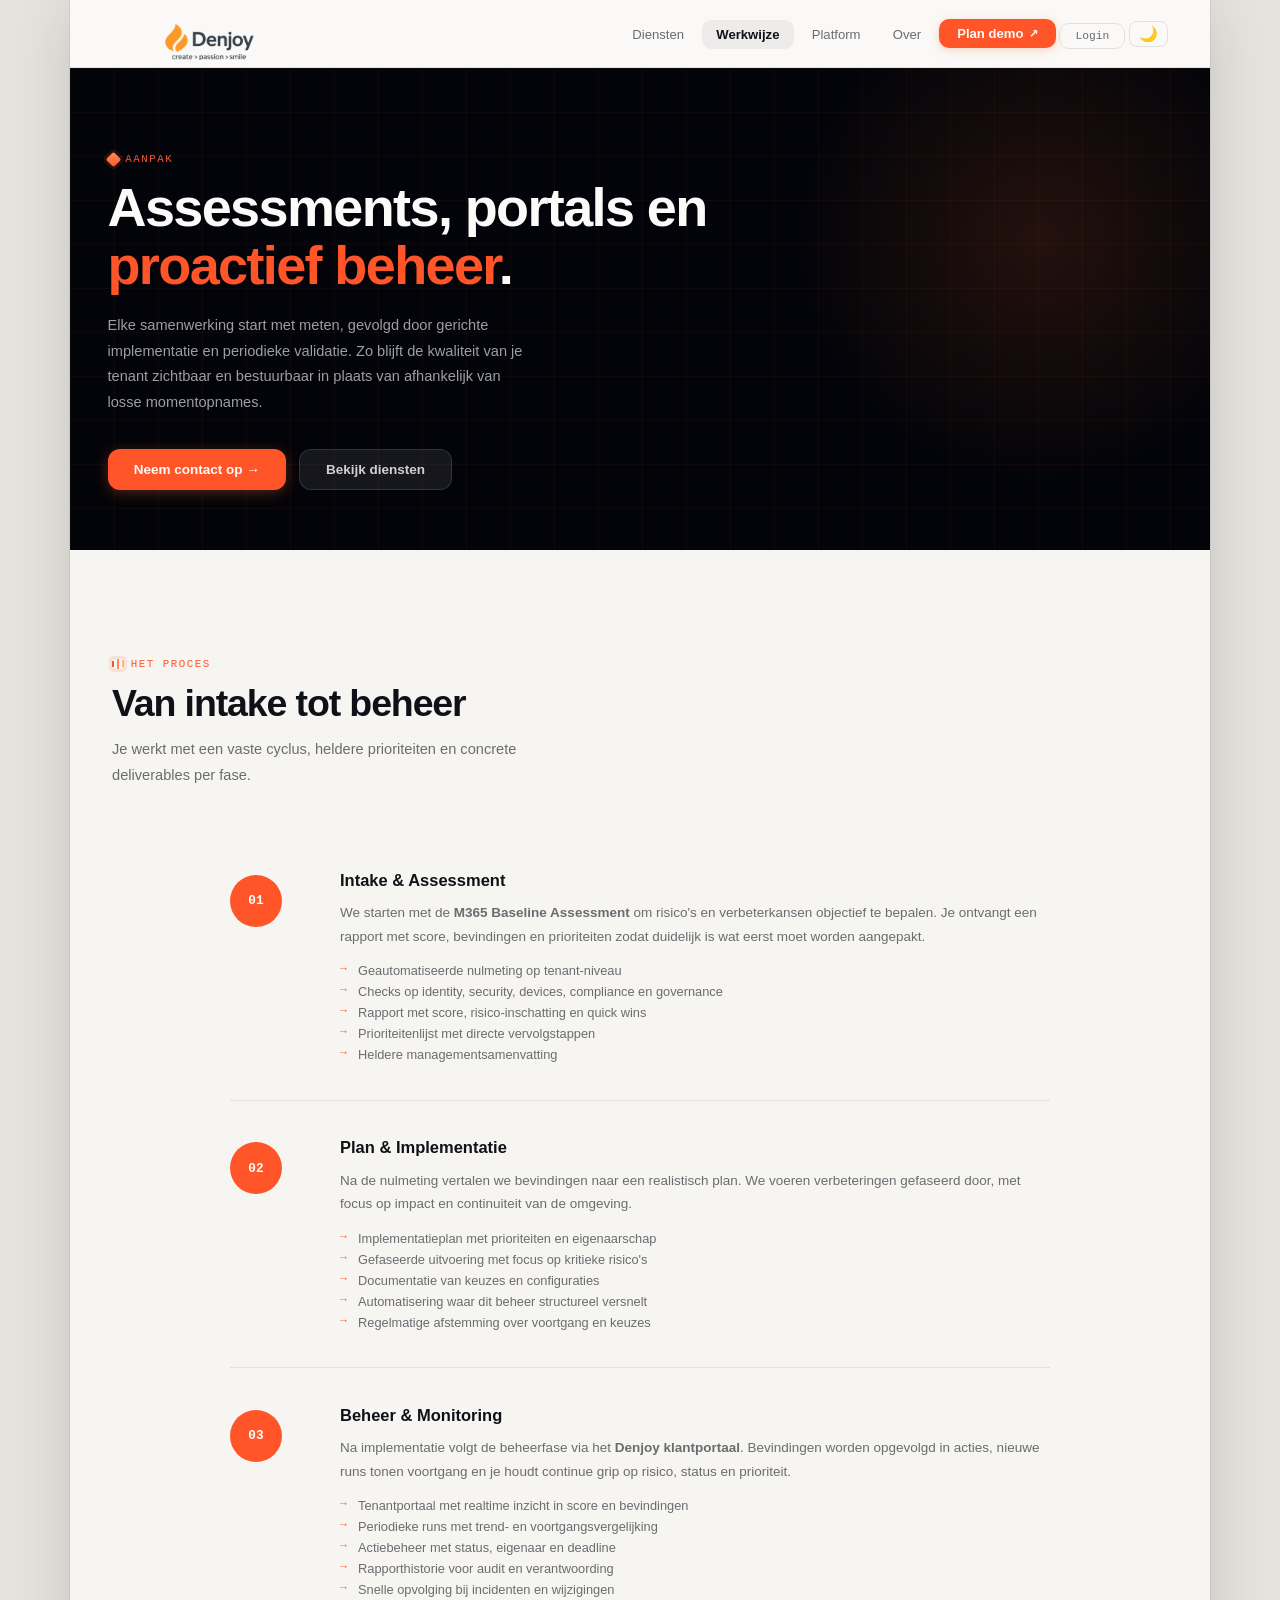
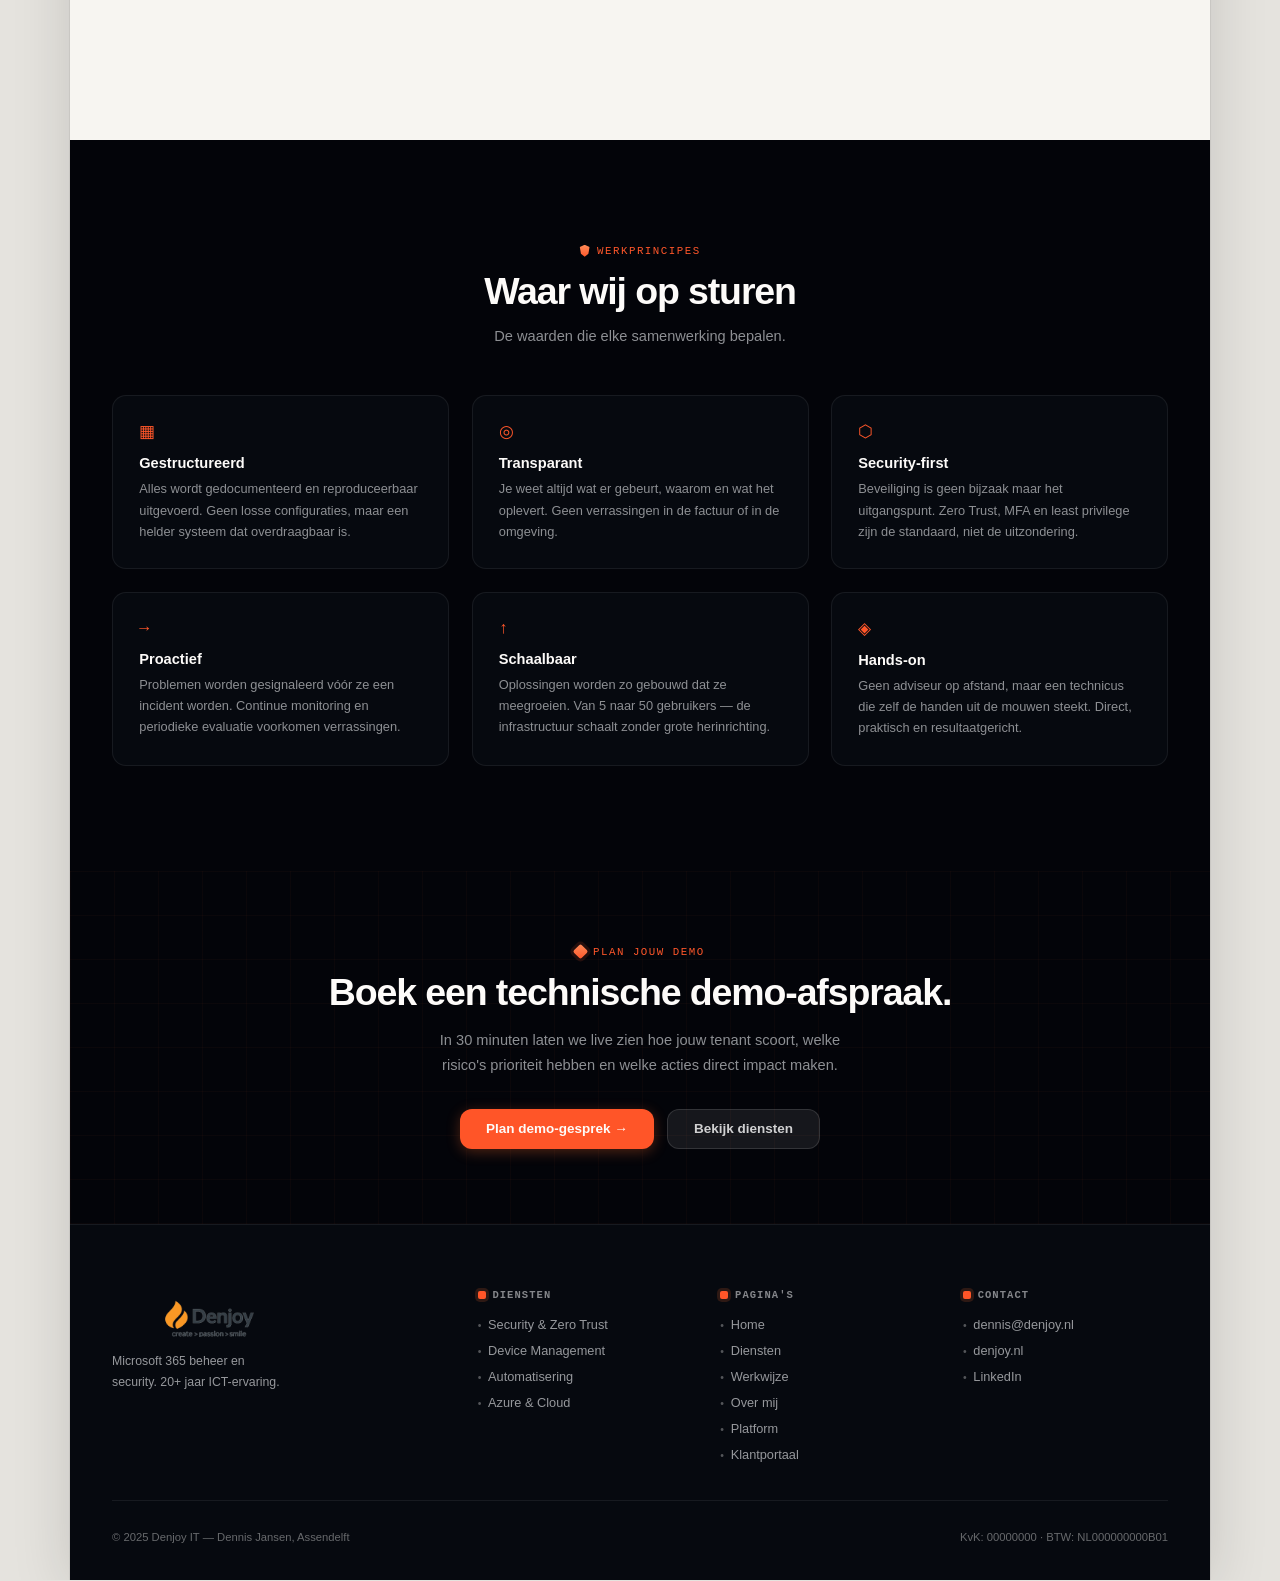
<file: frontend-site/werkwijze.html>
<!DOCTYPE html>
<html lang="nl">
<head>
<meta charset="UTF-8">
<meta name="viewport" content="width=device-width, initial-scale=1.0">
<meta http-equiv="Content-Security-Policy" content="default-src 'self'; script-src 'self'; style-src 'self' 'unsafe-inline' https://fonts.googleapis.com; font-src 'self' https://fonts.gstatic.com; connect-src 'self'; img-src 'self' data:; form-action 'self'; base-uri 'self';">
<meta name="referrer" content="strict-origin-when-cross-origin">
<title>Werkwijze — Zo werkt Denjoy IT | Microsoft 365 MSP</title>
<meta name="description" content="Onze werkwijze voor Microsoft 365: intake, assessment, implementatie en doorlopend beheer. Gericht op technische diepgang en duidelijke sturing voor IT-managers.">
<meta property="og:type" content="website">
<meta property="og:url" content="https://www.denjoy.nl/werkwijze.html">
<meta property="og:title" content="Werkwijze — Zo werkt Denjoy IT | Microsoft 365 MSP">
<meta property="og:description" content="Assessment, implementatie en beheer in een vaste cyclus met meetbare voortgang en duidelijke prioriteiten.">
<meta name="twitter:card" content="summary">
<link rel="canonical" href="https://www.denjoy.nl/werkwijze.html">
<script src="js/site-theme-init.js"></script>
<link rel="stylesheet" href="style.css">
<style>
/* ── WERKWIJZE HERO ── */
.werkwijze-hero {
  background: var(--dark);
  padding: 5.5rem 2.5rem 4rem;
  position: relative;
  overflow: hidden;
}

.werkwijze-hero::before {
  content: '';
  position: absolute;
  inset: 0;
  background-image:
    linear-gradient(rgba(255,107,43,0.045) 1px, transparent 1px),
    linear-gradient(90deg, rgba(255,107,43,0.045) 1px, transparent 1px);
  background-size: 44px 44px;
  pointer-events: none;
}

.werkwijze-hero::after {
  content: '';
  position: absolute;
  width: 500px; height: 500px;
  background: radial-gradient(circle, rgba(255,107,43,0.13) 0%, transparent 68%);
  top: -80px; right: -80px;
  pointer-events: none;
}

.werkwijze-hero-inner {
  position: relative;
  z-index: 1;
  max-width: 680px;
  animation: fadeUp 0.55s 0.1s both;
}

@keyframes fadeUp { from{opacity:0;transform:translateY(18px)}to{opacity:1;transform:translateY(0)} }

.werkwijze-hero h1 {
  font-size: clamp(2.2rem, 4.5vw, 3.6rem);
  font-family: var(--font-display);
  font-weight: 900;
  color: var(--white);
  line-height: 1.08;
  letter-spacing: -0.03em;
  margin-bottom: 1.25rem;
}

.werkwijze-hero h1 em { font-style: normal; color: var(--orange); }

.werkwijze-hero-sub {
  font-size: 0.975rem;
  color: oklch(70% 0.006 260);
  line-height: 1.75;
  max-width: 52ch;
  margin-bottom: 2.25rem;
  overflow-wrap: break-word;
}

/* ── STEPS EXTENDED ── */
.steps-ext {
  display: grid;
  grid-template-columns: 1fr;
  gap: 0;
  max-width: 820px;
  margin: 3rem auto 0;
}

.step-ext {
  display: grid;
  grid-template-columns: 80px 1fr;
  gap: 2rem;
  padding: 2.5rem 0;
  border-bottom: 1px solid var(--border-l);
  position: relative;
}

.step-ext:last-child { border-bottom: none; }

.step-ext-num {
  width: 52px; height: 52px;
  background: var(--orange);
  border-radius: 50%;
  display: flex;
  align-items: center;
  justify-content: center;
  font-family: var(--mono);
  font-size: 0.85rem;
  font-weight: 700;
  color: var(--white);
  flex-shrink: 0;
  margin-top: 0.25rem;
}

.step-ext-title {
  font-size: 1.1rem;
  font-weight: 700;
  color: var(--text);
  margin-bottom: 0.75rem;
}

.step-ext-desc {
  font-size: 0.9rem;
  color: var(--muted);
  line-height: 1.75;
  margin-bottom: 1rem;
}

.step-ext-list {
  list-style: none;
  padding: 0;
  margin: 0;
  display: flex;
  flex-direction: column;
  gap: 0.4rem;
}

.step-ext-list li {
  font-size: 0.855rem;
  color: var(--muted);
  padding-left: 1.2rem;
  position: relative;
}

.step-ext-list li::before {
  content: '→';
  position: absolute;
  left: 0;
  color: var(--orange);
  font-family: var(--mono);
  font-size: 0.75rem;
}

/* ── PRINCIPES ── */
.principes-grid {
  display: grid;
  grid-template-columns: repeat(3, 1fr);
  gap: 1.5rem;
  margin-top: 3rem;
}

.principe-card {
  background: var(--dark2);
  border: 1px solid var(--border-d);
  border-radius: var(--radius);
  padding: 1.75rem;
  transition: border-color 0.22s, transform 0.22s;
}

.principe-card:hover {
  border-color: rgba(255,107,43,0.3);
  transform: translateY(-2px);
}

.principe-icon {
  font-family: var(--mono);
  font-size: 1.1rem;
  color: var(--orange);
  margin-bottom: 0.85rem;
}

.principe-title {
  font-size: 0.975rem;
  font-weight: 700;
  color: var(--white);
  margin-bottom: 0.5rem;
}

.principe-desc {
  font-size: 0.855rem;
  color: oklch(65% 0.006 260);
  line-height: 1.65;
  overflow-wrap: break-word;
}

/* ── WERKWIJZE CTA ── */
.werkwijze-cta {
  background: var(--dark);
  padding: 5rem 2.5rem;
  text-align: center;
  position: relative;
  overflow: hidden;
}

.werkwijze-cta::before {
  content: '';
  position: absolute;
  inset: 0;
  background-image:
    linear-gradient(rgba(255,107,43,0.03) 1px, transparent 1px),
    linear-gradient(90deg, rgba(255,107,43,0.03) 1px, transparent 1px);
  background-size: 44px 44px;
  pointer-events: none;
}

.werkwijze-cta-inner {
  position: relative;
  z-index: 1;
}

@media (max-width: 820px) {
  .step-ext { grid-template-columns: 52px 1fr; gap: 1.25rem; }
  .principes-grid { grid-template-columns: 1fr; }
}
</style>
</head>
<body>
<div class="site-wrap">

<!-- NAV -->
<nav>
  <a href="index.html" class="nav-logo">
    <img src="/frontend-portal/images/web.svg" alt="Denjoy IT" class="logo-img">
  </a>
  <ul class="nav-links">
    <li><a href="diensten.html">Diensten</a></li>
    <li><a href="werkwijze.html" class="active">Werkwijze</a></li>
    <li><a href="projects.html">Platform</a></li>
    <li><a href="about.html">Over</a></li>
    <li><a href="index.html#contact" class="nav-cta">Plan demo</a></li>
    <li><a href="login.html" class="nav-login">Login</a></li>
    <li><button id="site-theme-btn" class="nav-theme-btn" title="Thema wisselen">🌙</button></li>
  </ul>
  <button class="nav-hamburger" id="nav-hamburger" aria-label="Menu openen" aria-expanded="false">
    <span></span><span></span><span></span>
  </button>
</nav>
<div class="mobile-menu" id="mobile-menu" aria-hidden="true">
  <a href="diensten.html">Diensten</a>
  <a href="werkwijze.html" class="active">Werkwijze</a>
  <a href="projects.html">Platform</a>
  <a href="about.html">Over</a>
  <a href="index.html#contact" class="nav-cta">Plan demo</a>
  <a href="login.html" class="nav-login">Login</a>
</div>

<!-- HERO -->
<section class="werkwijze-hero" id="main-content">
  <div class="werkwijze-hero-inner">
    <div class="section-label label-automation">Aanpak</div>
    <h1>Assessments, portals en <em>proactief beheer</em>.</h1>
    <p class="werkwijze-hero-sub">Elke samenwerking start met meten, gevolgd door gerichte implementatie en periodieke validatie. Zo blijft de kwaliteit van je tenant zichtbaar en bestuurbaar in plaats van afhankelijk van losse momentopnames.</p>
    <div style="display:flex;gap:0.85rem;flex-wrap:wrap">
      <a href="index.html#contact" class="btn btn-primary">Neem contact op →</a>
      <a href="diensten.html" class="btn btn-ghost-dark">Bekijk diensten</a>
    </div>
  </div>
</section>

<!-- STAPPEN -->
<section class="section" id="stappen">
  <div class="reveal">
    <div class="section-label label-analytics">Het proces</div>
    <h2 class="section-title">Van intake tot beheer</h2>
    <p class="section-sub">Je werkt met een vaste cyclus, heldere prioriteiten en concrete deliverables per fase.</p>
  </div>

  <div class="steps-ext">
    <div class="step-ext reveal rd1">
      <div class="step-ext-num">01</div>
      <div class="step-ext-body">
        <div class="step-ext-title">Intake &amp; Assessment</div>
        <p class="step-ext-desc">We starten met de <strong>M365 Baseline Assessment</strong> om risico's en verbeterkansen objectief te bepalen. Je ontvangt een rapport met score, bevindingen en prioriteiten zodat duidelijk is wat eerst moet worden aangepakt.</p>
        <ul class="step-ext-list">
          <li>Geautomatiseerde nulmeting op tenant-niveau</li>
          <li>Checks op identity, security, devices, compliance en governance</li>
          <li>Rapport met score, risico-inschatting en quick wins</li>
          <li>Prioriteitenlijst met directe vervolgstappen</li>
          <li>Heldere managementsamenvatting</li>
        </ul>
      </div>
    </div>

    <div class="step-ext reveal rd2">
      <div class="step-ext-num">02</div>
      <div class="step-ext-body">
        <div class="step-ext-title">Plan &amp; Implementatie</div>
        <p class="step-ext-desc">Na de nulmeting vertalen we bevindingen naar een realistisch plan. We voeren verbeteringen gefaseerd door, met focus op impact en continuiteit van de omgeving.</p>
        <ul class="step-ext-list">
          <li>Implementatieplan met prioriteiten en eigenaarschap</li>
          <li>Gefaseerde uitvoering met focus op kritieke risico's</li>
          <li>Documentatie van keuzes en configuraties</li>
          <li>Automatisering waar dit beheer structureel versnelt</li>
          <li>Regelmatige afstemming over voortgang en keuzes</li>
        </ul>
      </div>
    </div>

    <div class="step-ext reveal rd3">
      <div class="step-ext-num">03</div>
      <div class="step-ext-body">
        <div class="step-ext-title">Beheer &amp; Monitoring</div>
        <p class="step-ext-desc">Na implementatie volgt de beheerfase via het <strong>Denjoy klantportaal</strong>. Bevindingen worden opgevolgd in acties, nieuwe runs tonen voortgang en je houdt continue grip op risico, status en prioriteit.</p>
        <ul class="step-ext-list">
          <li>Tenantportaal met realtime inzicht in score en bevindingen</li>
          <li>Periodieke runs met trend- en voortgangsvergelijking</li>
          <li>Actiebeheer met status, eigenaar en deadline</li>
          <li>Rapporthistorie voor audit en verantwoording</li>
          <li>Snelle opvolging bij incidenten en wijzigingen</li>
        </ul>
      </div>
    </div>
  </div>
</section>

<!-- PRINCIPES -->
<section class="section-dark" id="principes">
  <div class="reveal" style="text-align:center">
    <div class="section-label label-security" style="display:flex;justify-content:center">Werkprincipes</div>
    <h2 class="section-title" style="color:var(--white)">Waar wij op sturen</h2>
    <p class="section-sub" style="color:oklch(65% 0.006 260);margin:0 auto">De waarden die elke samenwerking bepalen.</p>
  </div>

  <div class="principes-grid">
    <div class="principe-card reveal rd1">
      <div class="principe-icon">▦</div>
      <div class="principe-title">Gestructureerd</div>
      <p class="principe-desc">Alles wordt gedocumenteerd en reproduceerbaar uitgevoerd. Geen losse configuraties, maar een helder systeem dat overdraagbaar is.</p>
    </div>
    <div class="principe-card reveal rd2">
      <div class="principe-icon">◎</div>
      <div class="principe-title">Transparant</div>
      <p class="principe-desc">Je weet altijd wat er gebeurt, waarom en wat het oplevert. Geen verrassingen in de factuur of in de omgeving.</p>
    </div>
    <div class="principe-card reveal rd3">
      <div class="principe-icon">⬡</div>
      <div class="principe-title">Security-first</div>
      <p class="principe-desc">Beveiliging is geen bijzaak maar het uitgangspunt. Zero Trust, MFA en least privilege zijn de standaard, niet de uitzondering.</p>
    </div>
    <div class="principe-card reveal rd1">
      <div class="principe-icon">→</div>
      <div class="principe-title">Proactief</div>
      <p class="principe-desc">Problemen worden gesignaleerd vóór ze een incident worden. Continue monitoring en periodieke evaluatie voorkomen verrassingen.</p>
    </div>
    <div class="principe-card reveal rd2">
      <div class="principe-icon">↑</div>
      <div class="principe-title">Schaalbaar</div>
      <p class="principe-desc">Oplossingen worden zo gebouwd dat ze meegroeien. Van 5 naar 50 gebruikers — de infrastructuur schaalt zonder grote herinrichting.</p>
    </div>
    <div class="principe-card reveal rd3">
      <div class="principe-icon">◈</div>
      <div class="principe-title">Hands-on</div>
      <p class="principe-desc">Geen adviseur op afstand, maar een technicus die zelf de handen uit de mouwen steekt. Direct, praktisch en resultaatgericht.</p>
    </div>
  </div>
</section>

<!-- CTA -->
<section class="werkwijze-cta" id="contact">
  <div class="werkwijze-cta-inner reveal">
    <div class="section-label label-automation" style="display:flex;justify-content:center">Plan jouw demo</div>
    <h2 class="section-title" style="color:var(--white);margin-bottom:1rem">Boek een technische demo-afspraak.</h2>
    <p class="section-sub" style="color:oklch(65% 0.006 260);margin:0 auto 2rem">In 30 minuten laten we live zien hoe jouw tenant scoort, welke risico's prioriteit hebben en welke acties direct impact maken.</p>
    <div style="display:flex;gap:0.85rem;justify-content:center;flex-wrap:wrap">
      <a href="mailto:dennis@denjoy.nl?subject=Demo-aanvraag%20Denjoy%20Platform" class="btn btn-primary">Plan demo-gesprek →</a>
      <a href="diensten.html" class="btn btn-ghost-dark">Bekijk diensten</a>
    </div>
  </div>
</section>

<!-- FOOTER -->
<footer>
  <div class="footer-top">
    <div>
      <a href="index.html" class="nav-logo" style="margin-bottom:0.2rem">
        <img src="/frontend-portal/images/web.svg" alt="Denjoy IT" class="logo-img">
      </a>
      <p class="footer-brand-desc">Microsoft 365 beheer en security. 20+ jaar ICT-ervaring.</p>
    </div>
    <div class="footer-col">
      <h4>Diensten</h4>
      <ul>
        <li><a href="diensten.html#security">Security &amp; Zero Trust</a></li>
        <li><a href="diensten.html#devices">Device Management</a></li>
        <li><a href="diensten.html#automatisering">Automatisering</a></li>
        <li><a href="diensten.html#azure">Azure &amp; Cloud</a></li>
      </ul>
    </div>
    <div class="footer-col">
      <h4>Pagina's</h4>
      <ul>
        <li><a href="index.html">Home</a></li>
        <li><a href="diensten.html">Diensten</a></li>
        <li><a href="werkwijze.html">Werkwijze</a></li>
        <li><a href="about.html">Over mij</a></li>
        <li><a href="projects.html">Platform</a></li>
        <li><a href="login.html">Klantportaal</a></li>
      </ul>
    </div>
    <div class="footer-col">
      <h4>Contact</h4>
      <ul>
        <li><a href="mailto:dennis@denjoy.nl">dennis@denjoy.nl</a></li>
        <li><a href="https://denjoy.nl">denjoy.nl</a></li>
        <li><a href="https://www.linkedin.com/in/dennis-schiphorst/?locale=en" target="_blank" rel="noopener noreferrer">LinkedIn</a></li>
      </ul>
    </div>
  </div>
  <div class="footer-bottom">
    <span>© 2025 Denjoy IT — Dennis Jansen, Assendelft</span>
    <span>KvK: 00000000 · BTW: NL000000000B01</span>
  </div>
</footer>

</div><!-- /site-wrap -->
<script src="js/site-shared.js"></script>
<script src="js/page-werkwijze.js"></script>
</body>
</html>
</file>
<file: frontend-site/style.css>
/* ═══════════════════════════════════════
   DENJOY IT — Marketing Site Stylesheet
   ═══════════════════════════════════════ */

/* Fonts — moet vóór alle andere regels staan */
@import url('https://fonts.googleapis.com/css2?family=Red+Hat+Display:wght@500;700;900&family=Red+Hat+Text:wght@300;400;500&family=JetBrains+Mono:wght@400;500&display=swap');

/* ── Design tokens ──────────────────────────────────────────────
   Bron van waarheid: frontend-shared/tokens.css (keep in sync)
   Inline voor betrouwbaar laden ongeacht server-configuratie.
   ───────────────────────────────────────────────────────────── */
:root {
  /* Kleurpalet (OKLCH — perceptueel uniform, brand-tinted) */
  --dark:        oklch(11%  0.015 260);
  --dark2:       oklch(14%  0.015 260);
  --dark3:       oklch(18%  0.022 260);
  --dark4:       oklch(22%  0.025 260);
  --orange:      oklch(68%  0.215  35);
  --orange-dim:  oklch(68%  0.215  35 / 0.13);
  --orange-glow: oklch(68%  0.215  35 / 0.22);
  --green:       oklch(73%  0.19  150);
  --red:         oklch(62%  0.24   27);
  --yellow:      oklch(76%  0.18   75);
  --light:       oklch(97%  0.006  75);
  --white:       oklch(99%  0.004  75);
  --text:        oklch(18%  0.015 260);
  --muted:       oklch(53%  0.008 258);
  --border-l:    oklch(91%  0.005  75);
  --border:      oklch(91%  0.005  75);
  --border-d:    oklch(100% 0      0  / 0.07);
  /* Typografie */
  --font:         'Red Hat Text',    sans-serif;
  --font-display: 'Red Hat Display', sans-serif;
  --mono:         'JetBrains Mono',  monospace;
  /* Site-specifiek */
  --box:    1140px;
  --radius: 14px;
}

*, *::before, *::after { box-sizing: border-box; margin: 0; padding: 0; }
html { scroll-behavior: smooth; font-size: 15px; }
h1, h2, h3, h4, h5, h6 { font-family: var(--font-display); }

body {
  font-family: var(--font);
  background: #e5e3de;        /* outer background — shows boxed frame */
  color: var(--text);
  min-height: 100vh;
  display: flex;
  justify-content: center;
}

/* ── BOXED WRAPPER ── */
.site-wrap {
  width: 100%;
  max-width: var(--box);
  background: var(--light);
  box-shadow: 0 0 0 1px rgba(0,0,0,0.06), 0 8px 56px rgba(0,0,0,0.14);
  min-height: 100vh;
  display: flex;
  flex-direction: column;
  overflow: hidden;
}

.skip-link {
  position: absolute;
  left: 1rem;
  top: -48px;
  z-index: 1000;
  background: var(--orange);
  color: var(--white);
  padding: 0.55rem 0.9rem;
  border-radius: 8px;
  text-decoration: none;
  font-weight: 600;
  font-size: 0.8rem;
}

.skip-link:focus {
  top: 12px;
}

/* ── NAV ── */
nav {
  position: sticky;
  top: 0;
  z-index: 200;
  background: rgba(250,249,247,0.94);
  backdrop-filter: blur(16px);
  border-bottom: 1px solid var(--border-l);
  height: 68px;
  display: flex;
  align-items: center;
  padding: 0 2.8rem;
  gap: 2rem;
  flex-shrink: 0;
}

.nav-logo {
  display: flex;
  align-items: center;
  gap: 0.55rem;
  text-decoration: none;
  flex-shrink: 0;
  line-height: 0;
}

.logo-mark {
  width: 30px; height: 30px;
  background: var(--dark);
  border-radius: 7px;
  position: relative;
  overflow: hidden;
  flex-shrink: 0;
}

.logo-img {
  width: 190px;
  max-width: 100%;
  max-height: 52px;
  height: auto;
  object-fit: contain;
  flex-shrink: 0;
  display: block;
}

.logo-mark::before {
  content: '';
  position: absolute;
  inset: 5px;
  border: 2px solid var(--orange);
  border-radius: 3px;
  transform: rotate(12deg);
}

.logo-mark::after {
  content: '';
  position: absolute;
  width: 5px; height: 5px;
  background: var(--orange);
  border-radius: 50%;
  top: 5px; right: 5px;
}

.logo-text {
  font-size: 1.05rem;
  font-weight: 700;
  color: var(--text);
  letter-spacing: -0.02em;
}

.logo-text span { color: var(--orange); }

.nav-links {
  display: flex;
  align-items: center;
  gap: 0.25rem;
  list-style: none;
  margin-left: auto;
}

.nav-links a {
  font-size: 0.875rem;
  font-weight: 500;
  color: var(--muted);
  text-decoration: none;
  padding: 0.44rem 0.95rem;
  border-radius: 9px;
  transition: color 0.18s, background 0.18s;
}

.nav-links a:hover,
.nav-links a.active { color: var(--text); background: rgba(0,0,0,0.05); }

.nav-links a.active { font-weight: 600; }

.nav-cta {
  background: var(--orange) !important;
  color: var(--white) !important;
  display: inline-flex !important;
  align-items: center !important;
  gap: 0.35rem !important;
  font-weight: 600 !important;
  border-radius: 10px !important;
  padding: 0.46rem 1.2rem !important;
  transition: background 0.18s, box-shadow 0.18s !important;
  box-shadow: 0 2px 10px rgba(255,107,43,0.28) !important;
}

.nav-cta::after {
  content: '↗';
  font-size: 0.75rem;
  line-height: 1;
}

.nav-cta:hover {
  background: #e85d22 !important;
  box-shadow: 0 4px 18px rgba(255,107,43,0.38) !important;
}

.nav-login {
  font-family: var(--mono) !important;
  font-size: 0.75rem !important;
  color: var(--muted) !important;
  border: 1.5px solid var(--border-l) !important;
  border-radius: 10px !important;
  padding: 0.42rem 1rem !important;
  transition: color 0.18s, border-color 0.18s, background 0.18s !important;
}
.nav-login:hover {
  color: var(--orange) !important;
  border-color: var(--orange) !important;
  background: var(--orange-dim) !important;
}

/* ── BUTTONS ── */
.btn {
  display: inline-flex;
  align-items: center;
  gap: 0.45rem;
  font-family: var(--font);
  font-size: 0.9rem;
  font-weight: 600;
  padding: 0.78rem 1.75rem;
  border-radius: 12px;
  border: none;
  cursor: pointer;
  text-decoration: none;
  transition: background 0.18s, transform 0.15s, border-color 0.18s, box-shadow 0.18s;
}

.btn-primary {
  background: var(--orange);
  color: var(--white);
  box-shadow: 0 3px 14px rgba(255,107,43,0.30);
}
.btn-primary:hover {
  background: #e85d22;
  transform: translateY(-2px);
  box-shadow: 0 6px 22px rgba(255,107,43,0.40);
}

.btn-outline {
  background: transparent;
  color: var(--text);
  border: 1.5px solid var(--border-l);
}
.btn-outline:hover { border-color: var(--orange); color: var(--orange); background: var(--orange-dim); }

.btn-ghost-dark {
  background: rgba(255,255,255,0.08);
  color: rgba(255,255,255,0.8);
  border: 1.5px solid rgba(255,255,255,0.12);
}
.btn-ghost-dark:hover { background: rgba(255,255,255,0.13); }

/* ── SECTION UTILS ── */
.section { padding: 7rem 2.8rem; }
.section-dark { background: var(--dark); padding: 7rem 2.8rem; }
.section-white { background: var(--white); padding: 7rem 2.8rem; }

.section-label {
  display: inline-flex;
  align-items: center;
  gap: 0.45rem;
  font-family: var(--mono);
  font-size: 0.72rem;
  font-weight: 500;
  color: var(--orange);
  letter-spacing: 0.14em;
  text-transform: uppercase;
  margin-bottom: 0.85rem;
}

.section-label::before {
  content: '';
  width: 10px;
  height: 10px;
  border-radius: 3px;
  background: linear-gradient(135deg, var(--orange), #ff9a6d);
  box-shadow: 0 0 0 3px var(--orange-dim);
  flex-shrink: 0;
}

.section-label.label-security::before {
  width: 11px;
  height: 12px;
  border-radius: 3px 3px 5px 5px;
  clip-path: polygon(50% 0%, 94% 18%, 84% 74%, 50% 100%, 16% 74%, 6% 18%);
  background: linear-gradient(180deg, #ff8a57, var(--orange));
}

.section-label.label-analytics::before {
  width: 12px;
  height: 10px;
  border-radius: 2px;
  background:
    linear-gradient(to top, var(--orange) 0 100%) left/2px 60% no-repeat,
    linear-gradient(to top, #ff8a57 0 100%) center/2px 100% no-repeat,
    linear-gradient(to top, #ffb08d 0 100%) right/2px 75% no-repeat;
  box-shadow: 0 0 0 3px var(--orange-dim);
}

.section-label.label-automation::before {
  width: 11px;
  height: 11px;
  border-radius: 2px;
  transform: rotate(45deg);
  background: linear-gradient(135deg, #ff8a57, var(--orange));
}

.section-title {
  font-size: clamp(1.7rem, 3vw, 2.5rem);
  font-family: var(--font-display);
  font-weight: 900;
  letter-spacing: -0.03em;
  line-height: 1.12;
  margin-bottom: 0.85rem;
}

.section-sub {
  font-size: 0.975rem;
  color: var(--muted);
  line-height: 1.75;
  max-width: 50ch;
  overflow-wrap: break-word;
}

/* ── CARDS ── */
.card {
  background: var(--white);
  border: 1px solid var(--border-l);
  border-radius: var(--radius);
  padding: 2rem 2rem;
  box-shadow: 0 2px 14px rgba(0,0,0,0.04);
  transition: border-color 0.22s, box-shadow 0.28s, transform 0.22s;
}

.card:hover {
  border-color: var(--orange);
  box-shadow: 0 4px 24px var(--orange-glow);
  transform: translateY(-2px);
}

/* ── TAGS ── */
.tag {
  font-family: var(--mono);
  font-size: 0.66rem;
  background: var(--orange-dim);
  color: var(--orange);
  padding: 0.18rem 0.55rem;
  border-radius: 4px;
  font-weight: 500;
}

.tag-muted {
  font-family: var(--mono);
  font-size: 0.66rem;
  background: var(--light);
  color: var(--muted);
  padding: 0.18rem 0.55rem;
  border-radius: 4px;
  border: 1px solid var(--border-l);
}

/* ── TAGS ── extra rounding */
.tag { border-radius: 6px; }
.tag-muted { border-radius: 6px; }

/* ── SCROLL REVEAL ── */
.reveal {
  opacity: 0;
  transform: translateY(20px);
  transition: opacity 0.55s ease, transform 0.55s ease;
}

.reveal.visible { opacity: 1; transform: translateY(0); }
.rd1 { transition-delay: 0.08s; }
.rd2 { transition-delay: 0.16s; }
.rd3 { transition-delay: 0.24s; }
.rd4 { transition-delay: 0.32s; }

/* ── FOOTER ── */
footer {
  background: var(--dark2);
  border-top: 1px solid var(--border-d);
  padding: 4rem 2.8rem 2.5rem;
  flex-shrink: 0;
}

.footer-top {
  display: grid;
  grid-template-columns: 1.6fr 1fr 1fr 1fr;
  gap: 2.5rem;
  padding-bottom: 2.5rem;
  border-bottom: 1px solid var(--border-d);
}

.footer-brand-desc {
  font-size: 0.82rem;
  color: oklch(68% 0.006 260);
  line-height: 1.75;
  margin-top: 0.9rem;
  max-width: 26ch;
}

.footer-col h4 {
  display: inline-flex;
  align-items: center;
  gap: 0.45rem;
  font-size: 0.7rem;
  font-weight: 600;
  color: oklch(62% 0.006 260);
  letter-spacing: 0.1em;
  text-transform: uppercase;
  margin-bottom: 0.9rem;
  font-family: var(--mono);
}

.footer-col h4::before {
  content: '';
  width: 8px;
  height: 8px;
  border-radius: 2px;
  background: var(--orange);
  box-shadow: 0 0 0 3px rgba(255,107,43,0.16);
  flex-shrink: 0;
}

.footer-col ul { list-style: none; display: flex; flex-direction: column; gap: 0.55rem; }

.footer-col a {
  display: inline-flex;
  align-items: center;
  gap: 0.45rem;
  font-size: 0.85rem;
  color: oklch(68% 0.006 260);
  text-decoration: none;
  transition: color 0.18s;
}

.footer-col a::before {
  content: '•';
  color: oklch(45% 0.006 260);
  font-size: 0.7rem;
  line-height: 1;
}

.footer-col a:hover { color: var(--orange); }

.footer-bottom {
  display: flex;
  justify-content: space-between;
  align-items: center;
  padding-top: 2rem;
  font-size: 0.75rem;
  color: oklch(52% 0.006 260);
  flex-wrap: wrap;
  gap: 0.5rem;
}

/* ── DASHBOARD MOCKUP ── */
.dashboard-mock {
  background: var(--dark2);
  border: 1px solid rgba(255,255,255,0.08);
  border-radius: 16px;
  overflow: hidden;
  box-shadow: 0 32px 100px rgba(0,0,0,0.55), 0 0 0 1px rgba(255,255,255,0.03);
}

.mock-bar {
  background: var(--dark3);
  padding: 0.7rem 1.2rem;
  display: flex;
  align-items: center;
  gap: 0.45rem;
  border-bottom: 1px solid rgba(255,255,255,0.06);
}

.mdot { width: 10px; height: 10px; border-radius: 50%; }
.mdot.r { background: #ff5f57; }
.mdot.y { background: #febc2e; }
.mdot.g { background: #28c840; }

.mock-url-bar {
  margin-left: 0.85rem;
  background: rgba(255,255,255,0.05);
  border-radius: 5px;
  padding: 0.22rem 0.9rem;
  font-family: var(--mono);
  font-size: 0.68rem;
  color: rgba(255,255,255,0.3);
  flex: 1;
  max-width: 280px;
}

.mock-body {
  display: grid;
  grid-template-columns: 190px 1fr;
  min-height: 290px;
}

.mock-sidebar {
  border-right: 1px solid rgba(255,255,255,0.05);
  padding: 1.2rem 0.85rem;
  display: flex;
  flex-direction: column;
  gap: 0.25rem;
}

.mock-nav-item {
  display: flex;
  align-items: center;
  gap: 0.6rem;
  padding: 0.5rem 0.75rem;
  border-radius: 8px;
  font-size: 0.78rem;
  color: rgba(255,255,255,0.3);
  cursor: default;
  font-family: var(--font);
}

.mock-nav-item.active {
  background: var(--orange-dim);
  color: var(--orange);
  font-weight: 600;
}

.mnav-sq {
  width: 12px; height: 12px;
  border-radius: 3px;
  background: currentColor;
  opacity: 0.55;
  flex-shrink: 0;
}

.mock-content {
  padding: 1.2rem;
  display: grid;
  grid-template-columns: 1fr 1fr 1fr;
  grid-template-rows: auto auto;
  gap: 0.7rem;
  align-content: start;
}

.mcard {
  background: var(--dark3);
  border: 1px solid rgba(255,255,255,0.05);
  border-radius: 10px;
  padding: 0.95rem 1.1rem;
}

.mcard-label {
  font-family: var(--mono);
  font-size: 0.6rem;
  color: rgba(255,255,255,0.3);
  letter-spacing: 0.1em;
  text-transform: uppercase;
  margin-bottom: 0.45rem;
}

.mcard-val {
  font-size: 1.6rem;
  font-family: var(--font-display);
  font-weight: 900;
  color: var(--white);
  line-height: 1;
  letter-spacing: -0.03em;
}

.mcard-val.green { color: var(--green); }
.mcard-val.orange { color: var(--orange); }

.mcard.wide { grid-column: span 2; }

.mbar-row {
  display: flex;
  align-items: center;
  gap: 0.6rem;
  margin-top: 0.45rem;
}

.mbar-label {
  font-family: var(--mono);
  font-size: 0.62rem;
  color: rgba(255,255,255,0.3);
  width: 58px;
  flex-shrink: 0;
}

.mbar-track {
  flex: 1;
  height: 5px;
  background: rgba(255,255,255,0.06);
  border-radius: 3px;
  overflow: hidden;
}

.mbar-fill {
  height: 100%;
  border-radius: 3px;
  width: 0;
  transition: width 1.4s cubic-bezier(.4,0,.2,1);
}

.mbar-fill.green { background: var(--green); }
.mbar-fill.orange { background: var(--orange); }

.mbar-pct {
  font-family: var(--mono);
  font-size: 0.62rem;
  color: rgba(255,255,255,0.35);
  width: 30px;
  text-align: right;
}

/* ── HAMBURGER (hidden on desktop) ── */
.nav-hamburger { display: none; }

.nav-hamburger span {
  display: block;
  width: 20px;
  height: 2px;
  background: var(--text);
  border-radius: 2px;
  transition: transform 0.25s, opacity 0.2s;
}

.nav-hamburger.open span:nth-child(1) { transform: translateY(7px) rotate(45deg); }
.nav-hamburger.open span:nth-child(2) { opacity: 0; }
.nav-hamburger.open span:nth-child(3) { transform: translateY(-7px) rotate(-45deg); }

/* ── MOBILE MENU (hidden on desktop) ── */
.mobile-menu { display: none; }

.mobile-menu a {
  font-size: 0.95rem;
  font-weight: 500;
  color: var(--text);
  text-decoration: none;
  padding: 0.65rem 0.8rem;
  border-radius: 10px;
  transition: background 0.18s, color 0.18s;
}

.mobile-menu a:hover { background: rgba(0,0,0,0.05); }
.mobile-menu a.active { font-weight: 700; color: var(--orange); }

.mobile-menu a.nav-cta {
  background: var(--orange);
  color: var(--white) !important;
  text-align: center;
  margin-top: 0.4rem;
  box-shadow: 0 3px 14px rgba(255,107,43,0.28);
  border-radius: 10px;
}

.mobile-menu a.nav-login {
  font-family: var(--mono);
  font-size: 0.8rem;
  color: var(--muted) !important;
  border: 1.5px solid var(--border-l);
  text-align: center;
}

/* Dark mode mobile menu */
[data-theme="dark"] .mobile-menu a { color: rgba(255,255,255,0.75); }
[data-theme="dark"] .mobile-menu a:hover { background: rgba(255,255,255,0.06); }
[data-theme="dark"] .mobile-menu a.nav-login {
  color: rgba(255,255,255,0.50) !important;
  border-color: rgba(255,255,255,0.14);
}
[data-theme="dark"] .nav-hamburger span { background: rgba(255,255,255,0.75); }

/* ── RESPONSIVE ── */
@media (max-width: 820px) {
  body { background: var(--light); }
  .site-wrap { box-shadow: none; }
  .footer-top { grid-template-columns: 1fr 1fr; }
  .mock-sidebar { display: none; }
  .mock-body { grid-template-columns: 1fr; }
  nav { padding: 0 1.5rem; height: 62px; }
  .section, .section-dark, .section-white { padding: 5rem 1.5rem; }
  footer { padding: 3rem 1.5rem 2rem; }

  /* Nav: verberg desktop links, toon hamburger */
  .nav-links { display: none; }
  .nav-hamburger {
    display: flex;
    flex-direction: column;
    justify-content: center;
    gap: 5px;
    background: none;
    border: 1.5px solid var(--border-l);
    border-radius: 9px;
    cursor: pointer;
    padding: 0.4rem 0.55rem;
    margin-left: auto;
    flex-shrink: 0;
  }

  /* Mobiel menu: alleen zichtbaar wanneer geopend */
  .mobile-menu.open {
    display: flex;
    flex-direction: column;
    gap: 0.2rem;
    background: var(--light);
    border-bottom: 1px solid var(--border-l);
    padding: 0.75rem 1.2rem 1rem;
    position: sticky;
    top: 62px;
    z-index: 199;
  }

  /* Dark mode aanpassingen mobiel */
  [data-theme="dark"] .mobile-menu.open {
    background: var(--dark2);
    border-color: var(--border-d);
  }
  [data-theme="dark"] .nav-hamburger {
    border-color: rgba(255,255,255,0.14);
  }
}

/* ── Responsive dark mode fix ── */
@media (max-width: 820px) {
  [data-theme="dark"] body { background: var(--dark); }
}

/* ══════════════════════════════════════
   DARK MODE — [data-theme="dark"]
   Gedeeld door alle websitepagina's
   ══════════════════════════════════════ */

/* ── Theme toggle button in nav ── */
.nav-theme-btn {
  background: none;
  border: 1.5px solid var(--border-l);
  border-radius: 8px;
  padding: 0.3rem 0.6rem;
  cursor: pointer;
  font-size: 1rem;
  line-height: 1;
  color: var(--muted);
  transition: border-color 0.18s, color 0.18s, background 0.18s;
}
.nav-theme-btn:hover {
  border-color: var(--orange);
  color: var(--orange);
  background: var(--orange-dim);
}

/* ── Body & wrapper ── */
[data-theme="dark"] body { background: var(--dark); }
[data-theme="dark"] .site-wrap {
  background: var(--dark2);
  box-shadow: 0 0 0 1px rgba(255,255,255,0.04), 0 8px 48px rgba(0,0,0,0.4);
}

/* ── Nav ── */
[data-theme="dark"] nav {
  background: rgba(20,24,31,0.96);
  border-color: var(--border-d);
}
[data-theme="dark"] .logo-text { color: var(--white); }
[data-theme="dark"] .nav-links a { color: rgba(255,255,255,0.50); }
[data-theme="dark"] .nav-links a:hover,
[data-theme="dark"] .nav-links a.active {
  color: rgba(255,255,255,0.90);
  background: rgba(255,255,255,0.06);
}
[data-theme="dark"] .nav-login {
  color: rgba(255,255,255,0.50) !important;
  border-color: rgba(255,255,255,0.14) !important;
}
[data-theme="dark"] .nav-login:hover {
  color: var(--orange) !important;
  border-color: var(--orange) !important;
  background: var(--orange-dim) !important;
}
[data-theme="dark"] .nav-theme-btn {
  border-color: rgba(255,255,255,0.14);
  color: rgba(255,255,255,0.50);
}
[data-theme="dark"] .nav-theme-btn:hover {
  border-color: var(--orange);
  color: var(--orange);
}

/* ── Secties ── */
[data-theme="dark"] .section { background: var(--dark2); }
[data-theme="dark"] .section-white { background: var(--dark3); }

/* ── Tekst in secties ── */
[data-theme="dark"] .section-title { color: var(--white); }
[data-theme="dark"] .section-sub { color: rgba(255,255,255,0.50); }
[data-theme="dark"] h1, [data-theme="dark"] h2, [data-theme="dark"] h3,
[data-theme="dark"] h4, [data-theme="dark"] h5 { color: var(--white); }
[data-theme="dark"] p { color: rgba(255,255,255,0.62); }
[data-theme="dark"] li { color: rgba(255,255,255,0.62); }

/* ── Cards ── */
[data-theme="dark"] .card {
  background: var(--dark3);
  border-color: var(--border-d);
}
[data-theme="dark"] .card:hover {
  border-color: var(--orange);
  box-shadow: 0 6px 32px var(--orange-glow);
}
[data-theme="dark"] .card h3,
[data-theme="dark"] .card h4 { color: rgba(255,255,255,0.90); }
[data-theme="dark"] .card p,
[data-theme="dark"] .card li { color: rgba(255,255,255,0.55); }

/* ── Knoppen ── */
[data-theme="dark"] .btn-outline {
  color: rgba(255,255,255,0.82);
  border-color: rgba(255,255,255,0.20);
}
[data-theme="dark"] .btn-outline:hover {
  border-color: var(--orange);
  color: var(--orange);
  background: var(--orange-dim);
}

/* ── Tags ── */
[data-theme="dark"] .tag-muted {
  background: var(--dark3);
  color: rgba(255,255,255,0.45);
  border-color: var(--border-d);
}

/* ── Responsive dark mode fix ── */
@media (max-width: 820px) {
  [data-theme="dark"] body { background: var(--dark); }
}

/* ── TEXT RESILIENCE ── */
p, li, dd, blockquote {
  overflow-wrap: break-word;
  word-break: break-word;
}

/* ── SERVICE ICON COLOR VARIANTS ──────────────────────────────
   3 tonen: oranje (security/kritiek), staal-blauw (infra/cloud),
   teal (automatisering/proces). Elk service-type heeft semantische kleur.
   ───────────────────────────────────────────────────────────── */

/* Staal-blauw — Device Management, Azure & Cloud */
.icon-steel {
  background: oklch(60% 0.13 235 / 0.11);
}
.icon-steel .svc-icon {
  border-color: oklch(60% 0.13 235);
}
.icon-steel .svc-icon::before,
.icon-steel .svc-icon::after {
  background: oklch(60% 0.13 235);
  color: oklch(60% 0.13 235);
}

/* Teal/groen — Automatisering, Migraties & Onboarding */
.icon-teal {
  background: oklch(63% 0.15 168 / 0.11);
}
.icon-teal .svc-icon {
  border-color: oklch(63% 0.15 168);
}
.icon-teal .svc-icon::before,
.icon-teal .svc-icon::after {
  background: oklch(63% 0.15 168);
  color: oklch(63% 0.15 168);
}

/* Dark-mode variants */
[data-theme="dark"] .icon-steel {
  background: oklch(60% 0.13 235 / 0.16);
}
[data-theme="dark"] .icon-teal {
  background: oklch(63% 0.15 168 / 0.16);
}

/* ── STAT SUCCESS EMPHASIS ─────────────────────────────────────
   Positieve metrics (100% MFA, 0 incidenten) in groen —
   maakt direct duidelijk: dit is goed nieuws.
   ───────────────────────────────────────────────────────────── */
.stat-num.positive {
  color: var(--green);
}

/* ── PLATFORM SECTION — cool steel tint ───────────────────────
   Subtiele onderscheiding van de diensten-sectie erboven.
   Voelt technischer/productiever aan.
   ───────────────────────────────────────────────────────────── */
#platform {
  background: oklch(96.5% 0.008 225);
}
[data-theme="dark"] #platform {
  background: var(--dark2);
}

/* ── REDUCED MOTION ── */
@media (prefers-reduced-motion: reduce) {
  *,
  *::before,
  *::after {
    animation-duration: 0.01ms !important;
    animation-iteration-count: 1 !important;
    transition-duration: 0.01ms !important;
    scroll-behavior: auto !important;
  }
  /* Ensure scroll-reveal elements are immediately visible */
  .reveal {
    opacity: 1 !important;
    transform: none !important;
  }
}
</file>
